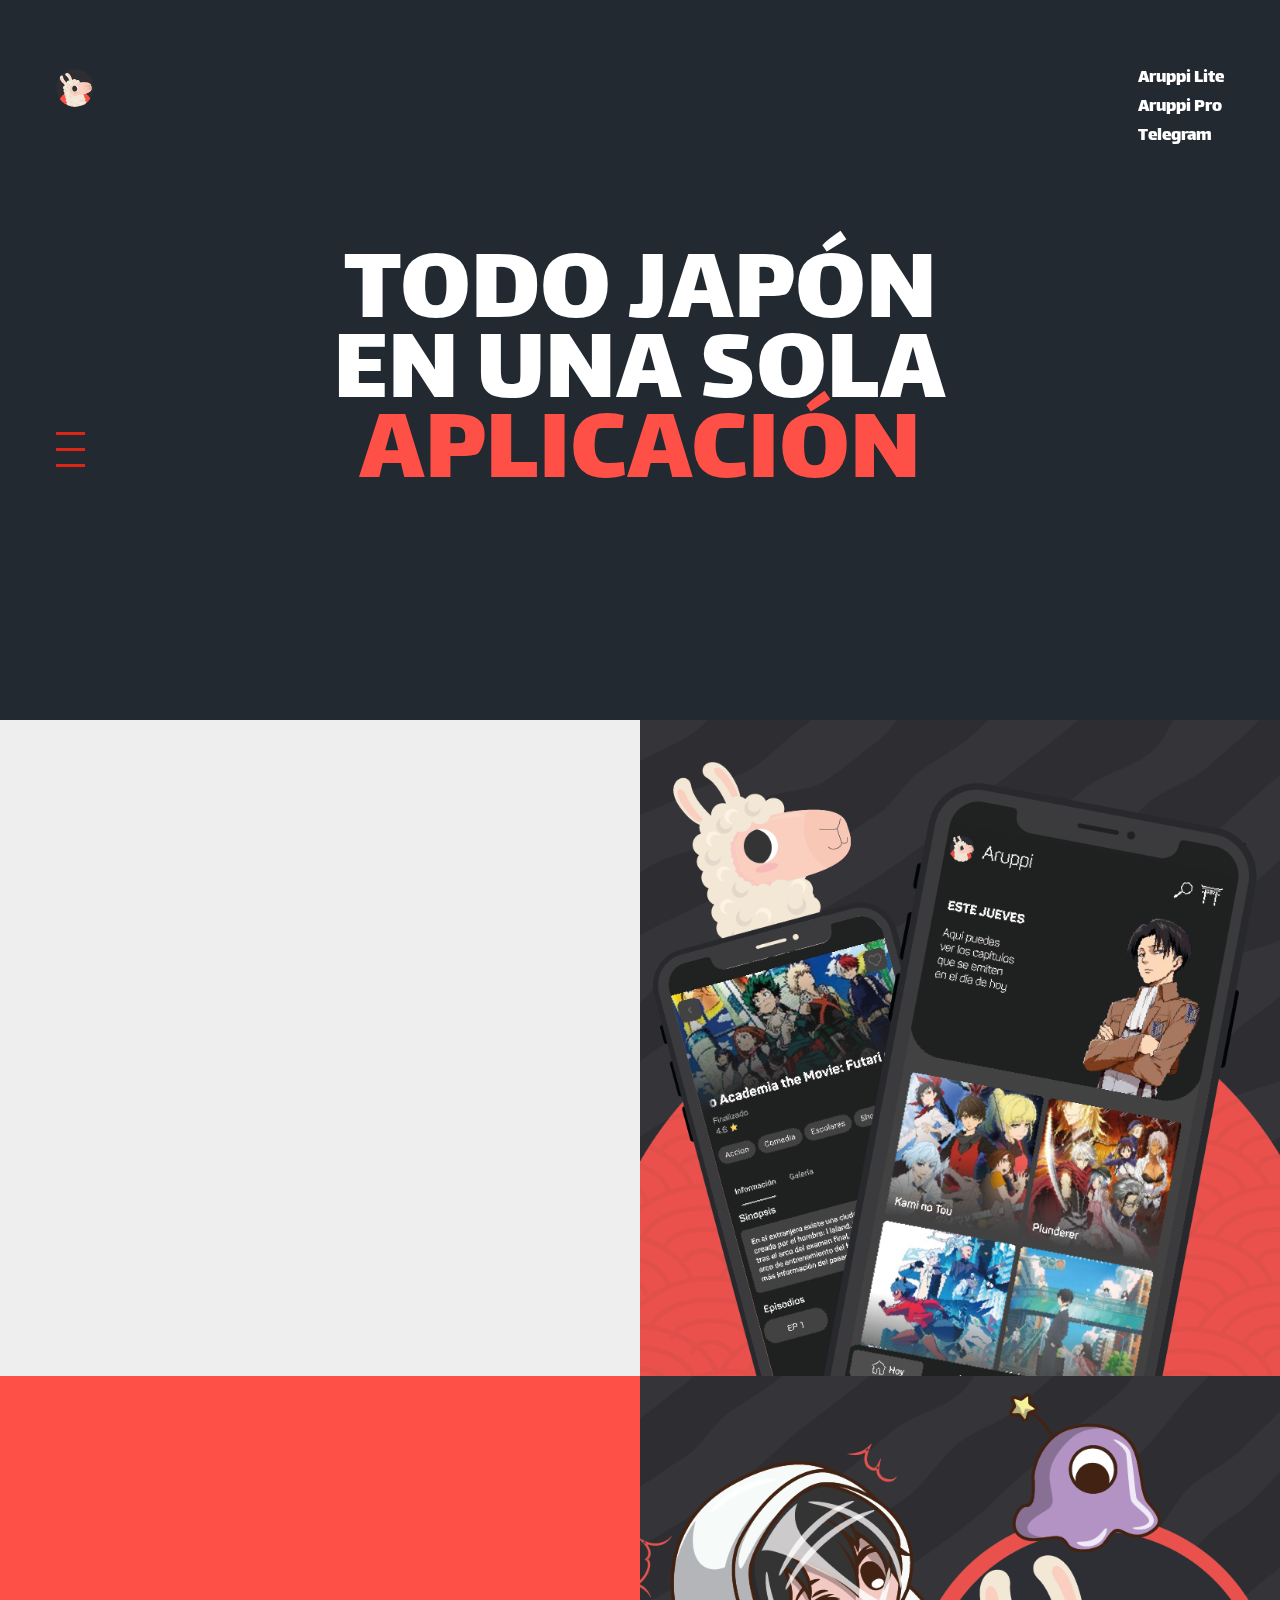
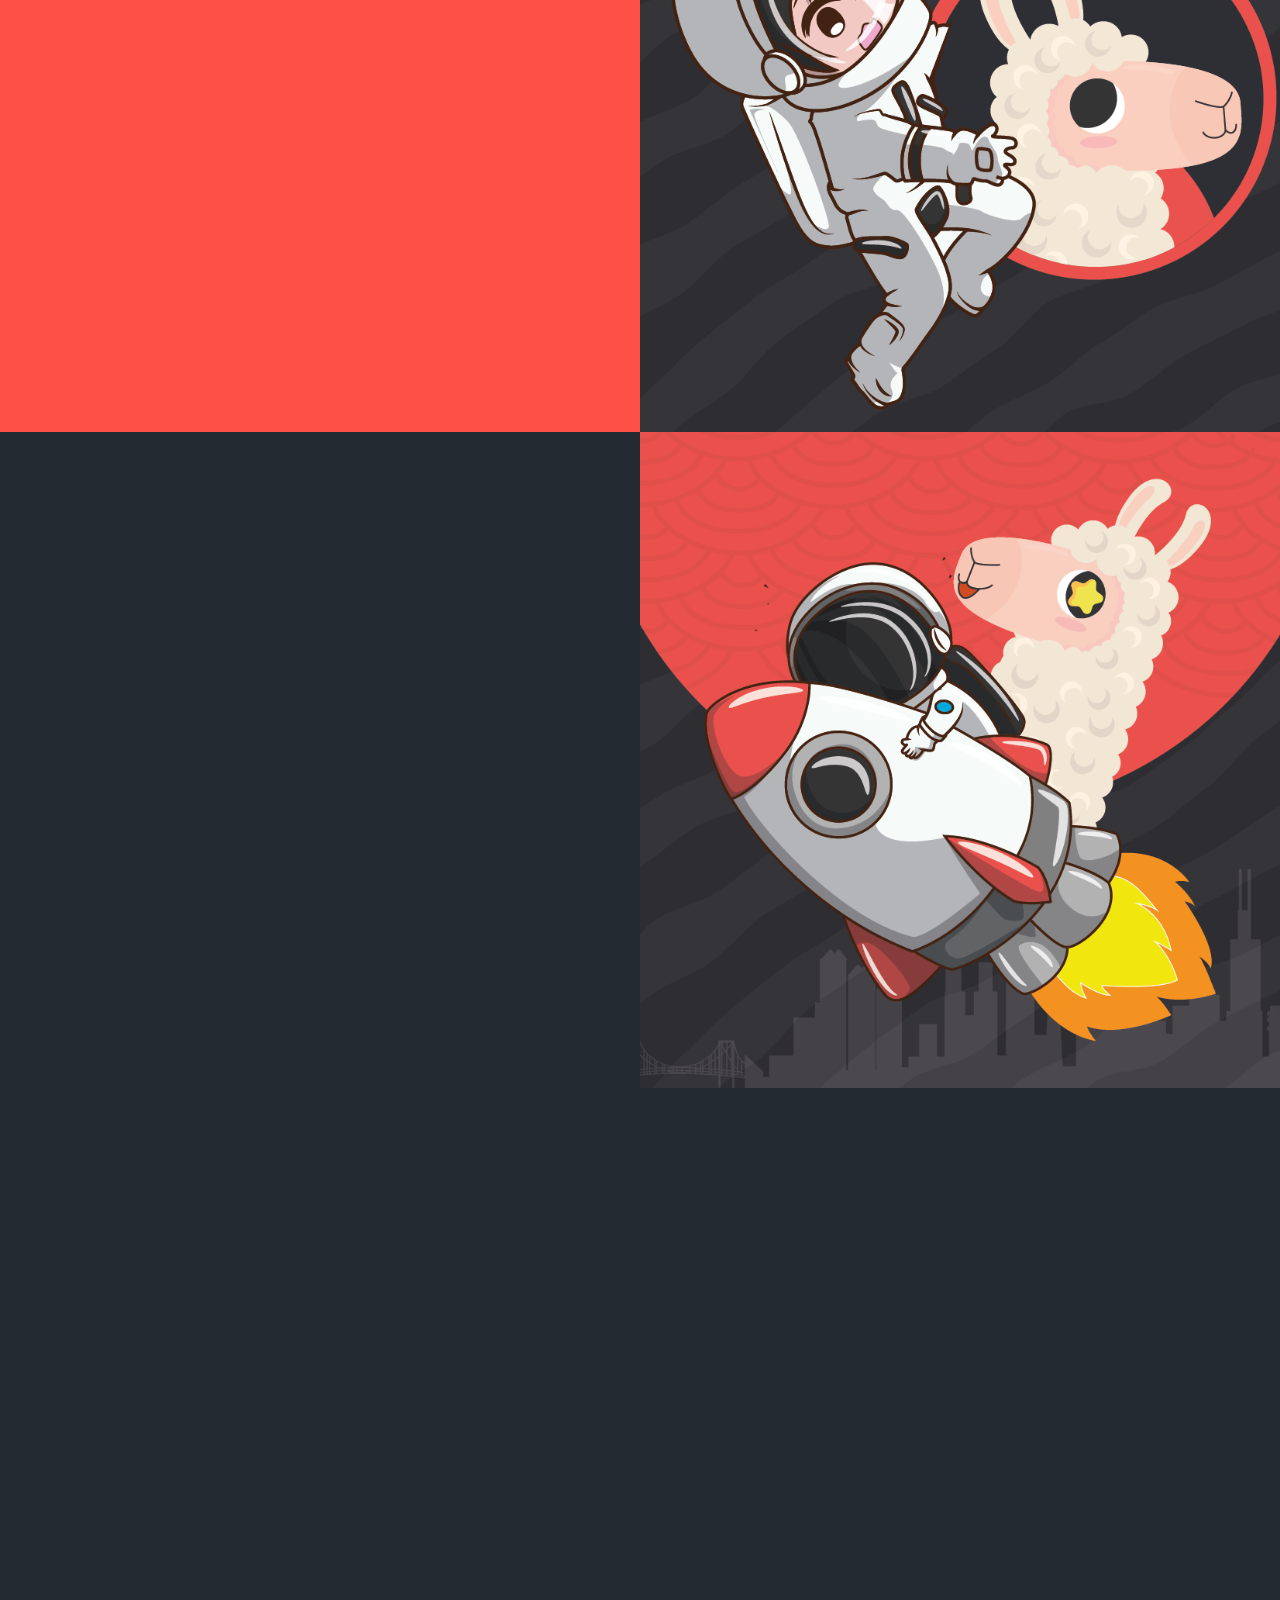
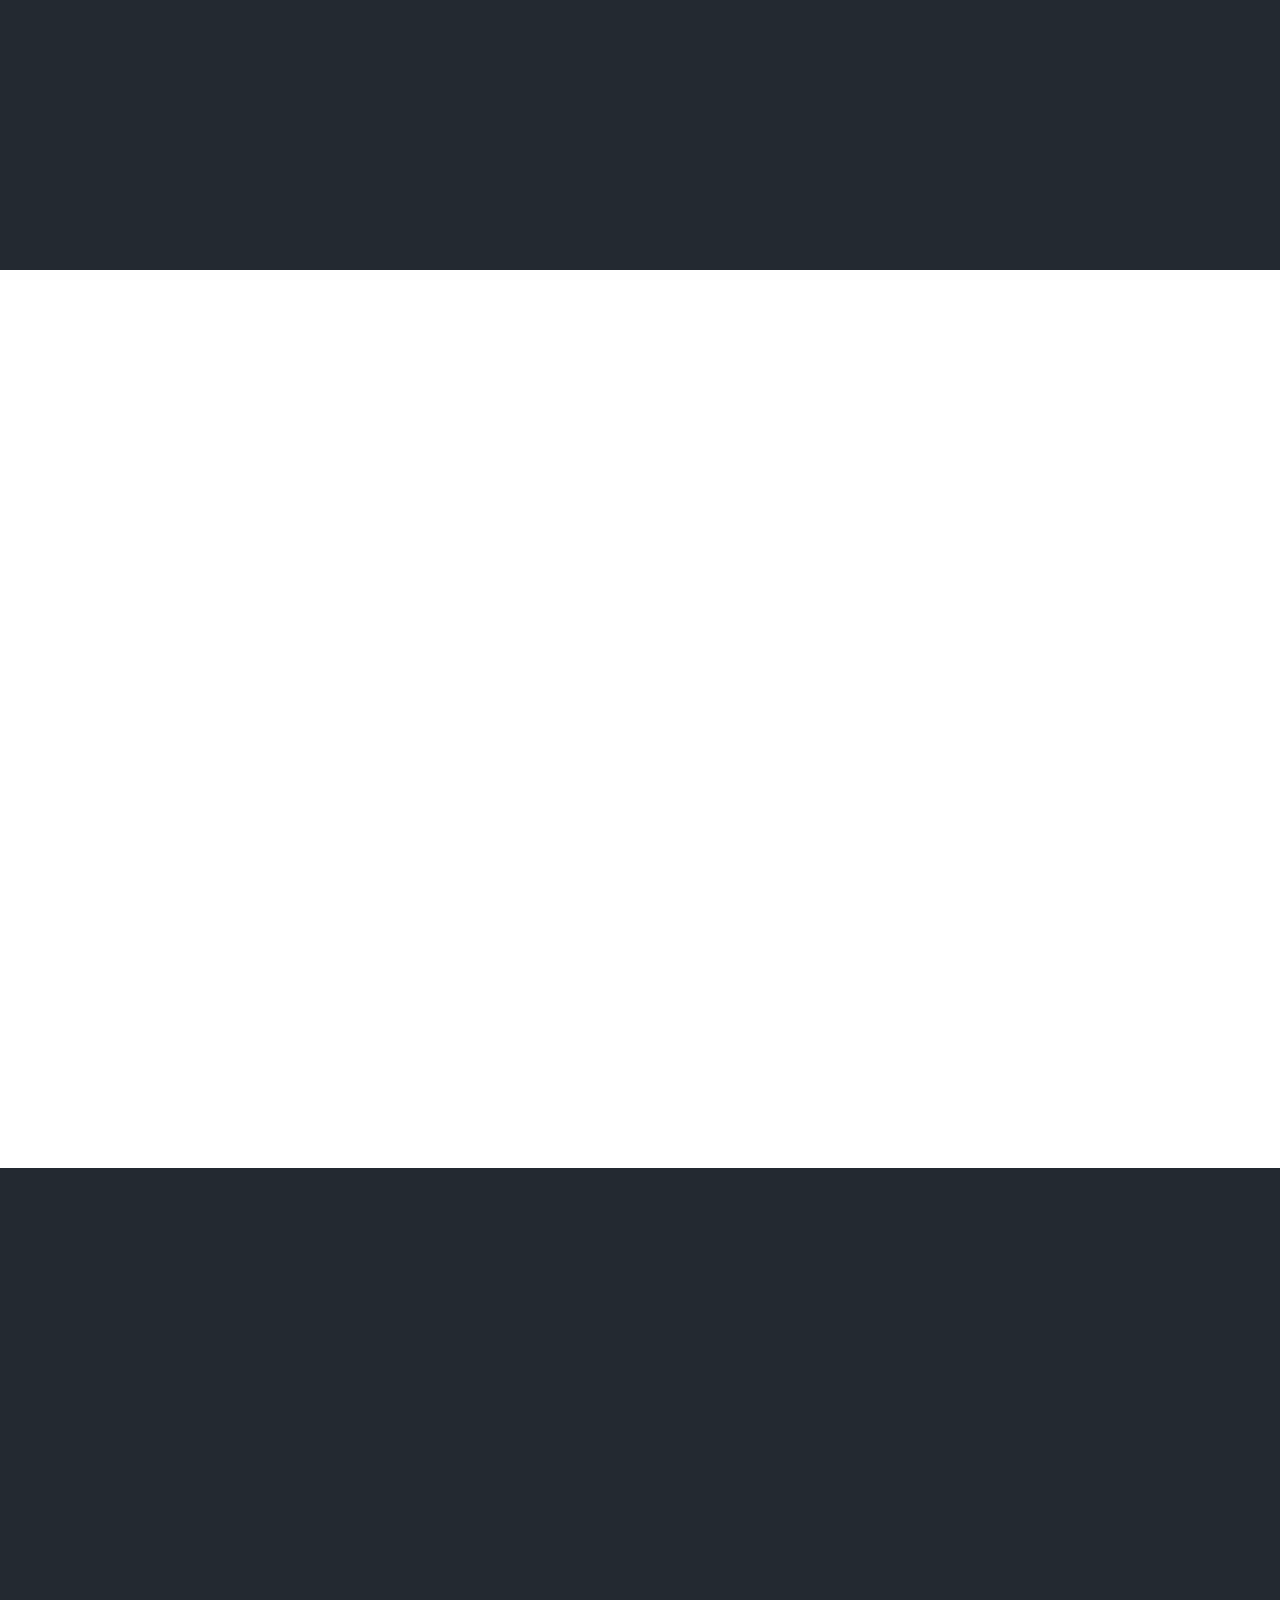
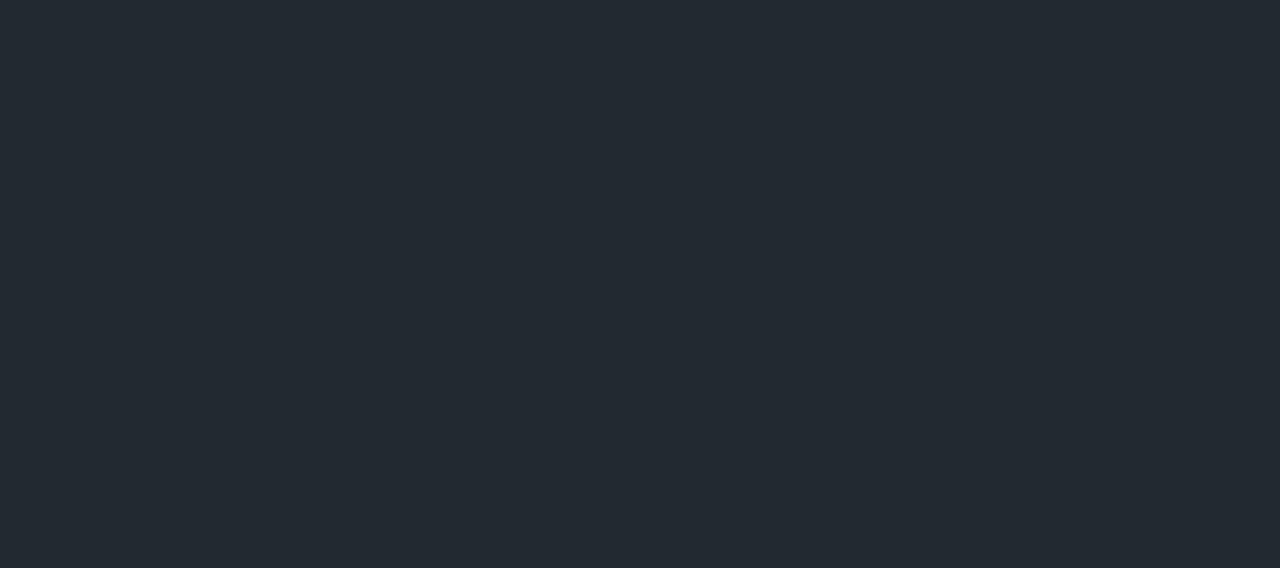
<file: index.html>
<!DOCTYPE html>
<html lang="es">
<head>
    <meta charset="UTF-8">
    <meta name="viewport" content="width=device-width, initial-scale=1.0">
    <title>Aruppi</title>
    <meta name="description" content="Aplicación creada con el fin de proporcionar toda la información de tus animes, mangas y novelas ligeras favoritas">
    <meta name="keywords" content="Anime, Manga, Japón, Anitakume, Android, Kotlin, App, Play Store, Otaku, Otakus, Mangakas, Radio, K-Pop, J-Pop, Podcast, Wallpapers, Wallpaper, Vídeos">

    <link rel="apple-touch-icon" sizes="57x57" href="favicon/apple-icon-57x57.png">
    <link rel="apple-touch-icon" sizes="60x60" href="favicon/apple-icon-60x60.png">
    <link rel="apple-touch-icon" sizes="72x72" href="favicon/apple-icon-72x72.png">
    <link rel="apple-touch-icon" sizes="76x76" href="favicon/apple-icon-76x76.png">
    <link rel="apple-touch-icon" sizes="114x114" href="favicon/apple-icon-114x114.png">
    <link rel="apple-touch-icon" sizes="120x120" href="favicon/apple-icon-120x120.png">
    <link rel="apple-touch-icon" sizes="144x144" href="favicon/apple-icon-144x144.png">
    <link rel="apple-touch-icon" sizes="152x152" href="favicon/apple-icon-152x152.png">
    <link rel="apple-touch-icon" sizes="180x180" href="favicon/apple-icon-180x180.png">
    <link rel="icon" type="image/png" sizes="192x192"  href="favicon/android-icon-192x192.png">
    <link rel="icon" type="image/png" sizes="32x32" href="favicon/favicon-32x32.png">
    <link rel="icon" type="image/png" sizes="96x96" href="favicon/favicon-96x96.png">
    <link rel="icon" type="image/png" sizes="16x16" href="favicon/favicon-16x16.png">
    <link rel="manifest" href="favicon/manifest.json">
    <meta name="msapplication-TileColor" content="#ffffff">
    <meta name="msapplication-TileImage" content="favicon/ms-icon-144x144.png">
    <meta name="theme-color" content="#ffffff">

    <link rel="stylesheet" type="text/css" href="css/bootstrap.min.css">
    <link rel="stylesheet" type="text/css" href="css/fontawesome-all.min.css">
    <link rel="stylesheet" type="text/css" href="css/style.css">
</head>
<body>
<div class="menu-toggle">
    <div class="icon"></div>
</div>
<div class="main-menu">
    <div class="contant-info">
        <div><a href="mailto:infoaruppi@gmail.com">infoaruppi@gmail.com</a></div>
    </div>
    <div class="menu-links">
        <ul>
            <li><a href="index.html">Inicio</a></li>
            <li><a href="about.html">Equipo</a></li>
            <li><a href="blog.html">Blog</a></li>
            <li><a href="contact.html">Escribe</a></li>
        </ul>
    </div>
    <div class="social-media">
      <div class="social-link-holder"><a href="https://play.google.com/store/apps/details?id=com.jeluchu.aruppi">Play Store</a></div>
      <div class="social-link-holder"><a href="https://appgallery7.huawei.com/#/app/C101896801">App Gallery</a></div>
    </div>
</div>
<nav class="container-fluid cnav">
    <div class="row">
        <div class="col">
            <div class="logo-holder">
                <a href="index.html"><img class="logo" src="images/logo.svg" alt="Aruppi"></a>
            </div>
        </div>
        <div class="col text-right">
            <div class="social-media">
                <div class="social-link-holder"><a href="https://aruppi.jeluchu.com/download#lite">Aruppi Lite</a></div>
                <div class="social-link-holder"><a href="https://aruppi.jeluchu.com/download#pro">Aruppi Pro</a></div>
                <div class="social-link-holder"><a href="https://t.me/AruppiApp">Telegram</a></div>
            </div>
        </div>
    </div>
</nav>
<header class="container-fluid header">
    <div class="mouse-scroll"></div>
    <div class="row">
        <div class="col">
            <div class="extra-lg-text">
                <span>Todo Japón</span><br>
                <span>en una sola</span><br>
                <span class="other-color">aplicación</span>
            </div>
        </div>
    </div>
</header>
<div class="container-fluid box-content">
    <div class="row">
        <div class="col-md-6">
            <div class="boxy c1-color">
                <div class="row">
                    <div class="col">
                        <h1 class="title">SECCIONES Y<br>FUNCIONES</h1>
                    </div>
                </div>
                <div class="row">
                    <div class="col-xs-12 col-sm-6 col-md-12 col-lg-5">
                        <div class="text">
                            <ul>
                                <li>Calendario semanal</li>
                                <li>Últimos episodios</li>
                                <li>Próximos estrenos</li>
                                <li>Últimas noticias</li>
                            </ul>
                        </div>
                    </div>
                    <div class="col-xs-12 col-sm-6 col-md-12 col-lg-7">
                        <div class="text">
                            <ul>
                                <li>Podcast</li>
                                <li>Radio</li>
                                <li>Rankings</li>
                                <li>Vídeos</li>
                            </ul>
                        </div>
                    </div>
                </div>
            </div>
        </div>
        <div class="col-md-6">
            <div class="boxy img-box">
                <div class="img"><img src="images/img1.png" alt=""></div>
                <div class="bottom-text">
                    <div class="link">VER MÁS DETALLES</div>
                    <div class="text">Acerca de las secciones</div>
                </div>
                <a href="sections.html" class="project-link-full"></a>
            </div>
        </div>
    </div>
</div>
<div class="container-fluid box-content">
    <div class="row">
        <div class="col-md-6">
            <div class="boxy primary-color">
                <div class="row">
                    <div class="col">
                        <h1 class="title">IDEA PRINCIPAL<br>Y ELABORACIÓN</h1>
                    </div>
                </div>
                <div class="row">
                    <div class="col-xs-12 col-sm-6 col-md-12 col-lg-5">
                        <div class="text">
                            <ul>
                                <li>Nacimiento</li>
                                <li>Orígenes</li>
                                <li>Diseños</li>
                                <li>Desarrollo</li>
                            </ul>
                        </div>
                    </div>
                    <div class="col-xs-12 col-sm-6 col-md-12 col-lg-7">
                        <div class="text">
                            <ul>
                                <li>Tecnologías usadas</li>
                                <li>Futuro</li>
                            </ul>
                        </div>
                    </div>
                </div>
            </div>
        </div>
        <div class="col-md-6">
            <div class="boxy img-box">
                <div class="img"><img src="images/img2.png" alt=""></div>
                <div class="bottom-text">
                    <div class="link">VER MÁS DETALLES</div>
                    <div class="text">Conoce más acerca de Aruppi</div>
                </div>
                <a href="aruppi.html" class="project-link-full"></a>
            </div>
        </div>
    </div>
</div>
<div class="container-fluid box-content">
    <div class="row">
        <div class="col-md-6">
            <div class="boxy default-color">
                <div class="row">
                    <div class="col">
                        <h1 class="title">Aruppi<br>Powers</h1>
                    </div>
                </div>
                <div class="row">
                    <div class="col-12">
                        <div class="text">
                            <ul>
                                <li>API REST</li>
                                <li>APP MÓVIL</li>
                                <li>SOPORTE TÉCNICO</li>
                                <li>BETATESTING</li>
                            </ul>
                        </div>
                    </div>
                </div>
            </div>
        </div>
        <div class="col-md-6">
            <div class="boxy img-box">
                <div class="img"><img src="images/img3.png" alt=""></div>
                <div class="bottom-text">
                    <div class="link">VER MÁS DETALLES</div>
                    <div class="text">¡Potencia tus poderes!</div>
                </div>
                <a href="aruppipowers.html" class="project-link-full"></a>
            </div>
        </div>
    </div>
</div>
<div class="container-fluid default-content">
    <div class="row">
        <div class="col">
            <div class="lg-text">
                <span>Tuu tuu ruuu</span><br>
                <span>Aruppiriin</span><br>
                <span class="other-color">API REST</span></div>
            <div class="normal-text">
                <p>
                  Hemos comenzado a levantarnos poco a poco desde el lanzamiento de la aplicación,<br>
                  y con ello hemos lanzado diversas mejoras a lo largo del camino.<br>
                  Si eres desarrollador te invitamos a colaborar en esas mejoras
                </p>
            </div>
            <div class="btn-holder">
                <a href="https://github.com/aruppi/aruppi-api" class="cr-btn primary">VER EN GITHUB</a>
            </div>
        </div>
    </div>
</div>
<div class="container-fluid clients-section">
    <div class="row">
        <div class="col">
            <div class="lg-text">
                <span>APOYAMOS</span><br>
                <span>EL ANIME LEGAL</span>
              </div>
              <div class="normal-text">
                  <p>
                      Nuestro objetivo es dar a conocer toda la cultura nipona en una sola aplicación,<br>
                      sabemos el duro trabajo que hacen las distribuidoras y editoriales en estos tiempos,<br>
                      es por eso que queremos desarrollar un nuevo apartado en la app para apoyarlos y que<br>
                      además podáis acceder a sus tiendas on-line para consumir sus productos, fomentar<br>
                      y apoyar ese trabajo que hacen día a día
                  </p>
              </div>
            <div class="clients-logos">
                <div class="logo-holder"><a href="https://www.selecta-vision.com/" target="_blank"><img src="images/client1.png" alt="Selecta Visión"></a></div>
                <div class="logo-holder"><a href="https://www.normaeditorial.com/" target="_blank"><img src="images/client2.png" alt="Norma Editorial"></a></div>
                <div class="logo-holder"><a href="http://www.editorialivrea.com/ESP/" target="_blank"><img src="images/client3.png" alt="Editorial Livrea"></a></div>
                <div class="logo-holder"><a href="https://www.ecccomics.com/" target="_blank"><img src="images/client4.png" alt="ECC Cómics"></a></div>
                <div class="logo-holder"><a href="https://www.milkywayediciones.com/" target="_blank"><img src="images/client5.png" alt="Milky Way Ediciones"></a></div>
                <div class="logo-holder"><a href="https://www.netflix.com/" target="_blank"><img src="images/client6.png" alt="Netflix"></a></div>
                <div class="logo-holder"><a href="https://www.crunchyroll.com/es-es" target="_blank"><img src="images/client7.png" alt="Crunchyroll"></a></div>
                <div class="logo-holder"><a href="https://www.planetadelibros.com/editorial/planeta-comic/54" target="_blank"><img src="images/client8.png" alt="Planeta Cómic"></a></div>
            </div>
        </div>
    </div>
</div>
<footer class="container-fluid footer">
    <div class="row">
        <div class="col">
            <div class="lg-text">
                <span>Errores, problemas y</span><br>
                <span>sugerencias</span>
            </div>
            <div class="normal-text">
                <p>No esperes más, contacta con nosotros<br>escucharemos los problemas relacionados con la app<br>además de escuchar las sugerencias para mejorar</p>
            </div>
        </div>
    </div>
    <div class="row">
        <div class="col">
            <div class="contact-info-holder">
                <div class="title">MÉTODOS DE CONTACTO</div>
                <div class="contact-info">OFICIALES</div>
            </div>
        </div>
        <div class="col">
            <div class="contact-info-holder">
                <div class="title">E-mail</div>
                <div class="contact-info"><a href="mailto:infoaruppi@gmail.com">infoaruppi@gmail.com</a></div>
                <div class="social-media">
                  <div class="social-link-holder"><a href="https://play.google.com/store/apps/details?id=com.jeluchu.aruppi">Play Store</a></div>
                  <div class="social-link-holder"><a href="https://appgallery7.huawei.com/#/app/C101896801">App Gallery</a></div>
                  <div class="social-link-holder"><a href="https://t.me/AruppiApp">Telegram</a></div>
                </div>
            </div>
        </div>
    </div>
</footer>
<script src="js/jquery.min.js"></script>
<script src="js/popper.min.js"></script>
<script src="js/bootstrap.min.js"></script>
<script src="js/anime.min.js"></script>
<script src="js/scrollreveal.min.js"></script>
<script src="js/main.js"></script>
</body>
</html>
</file>
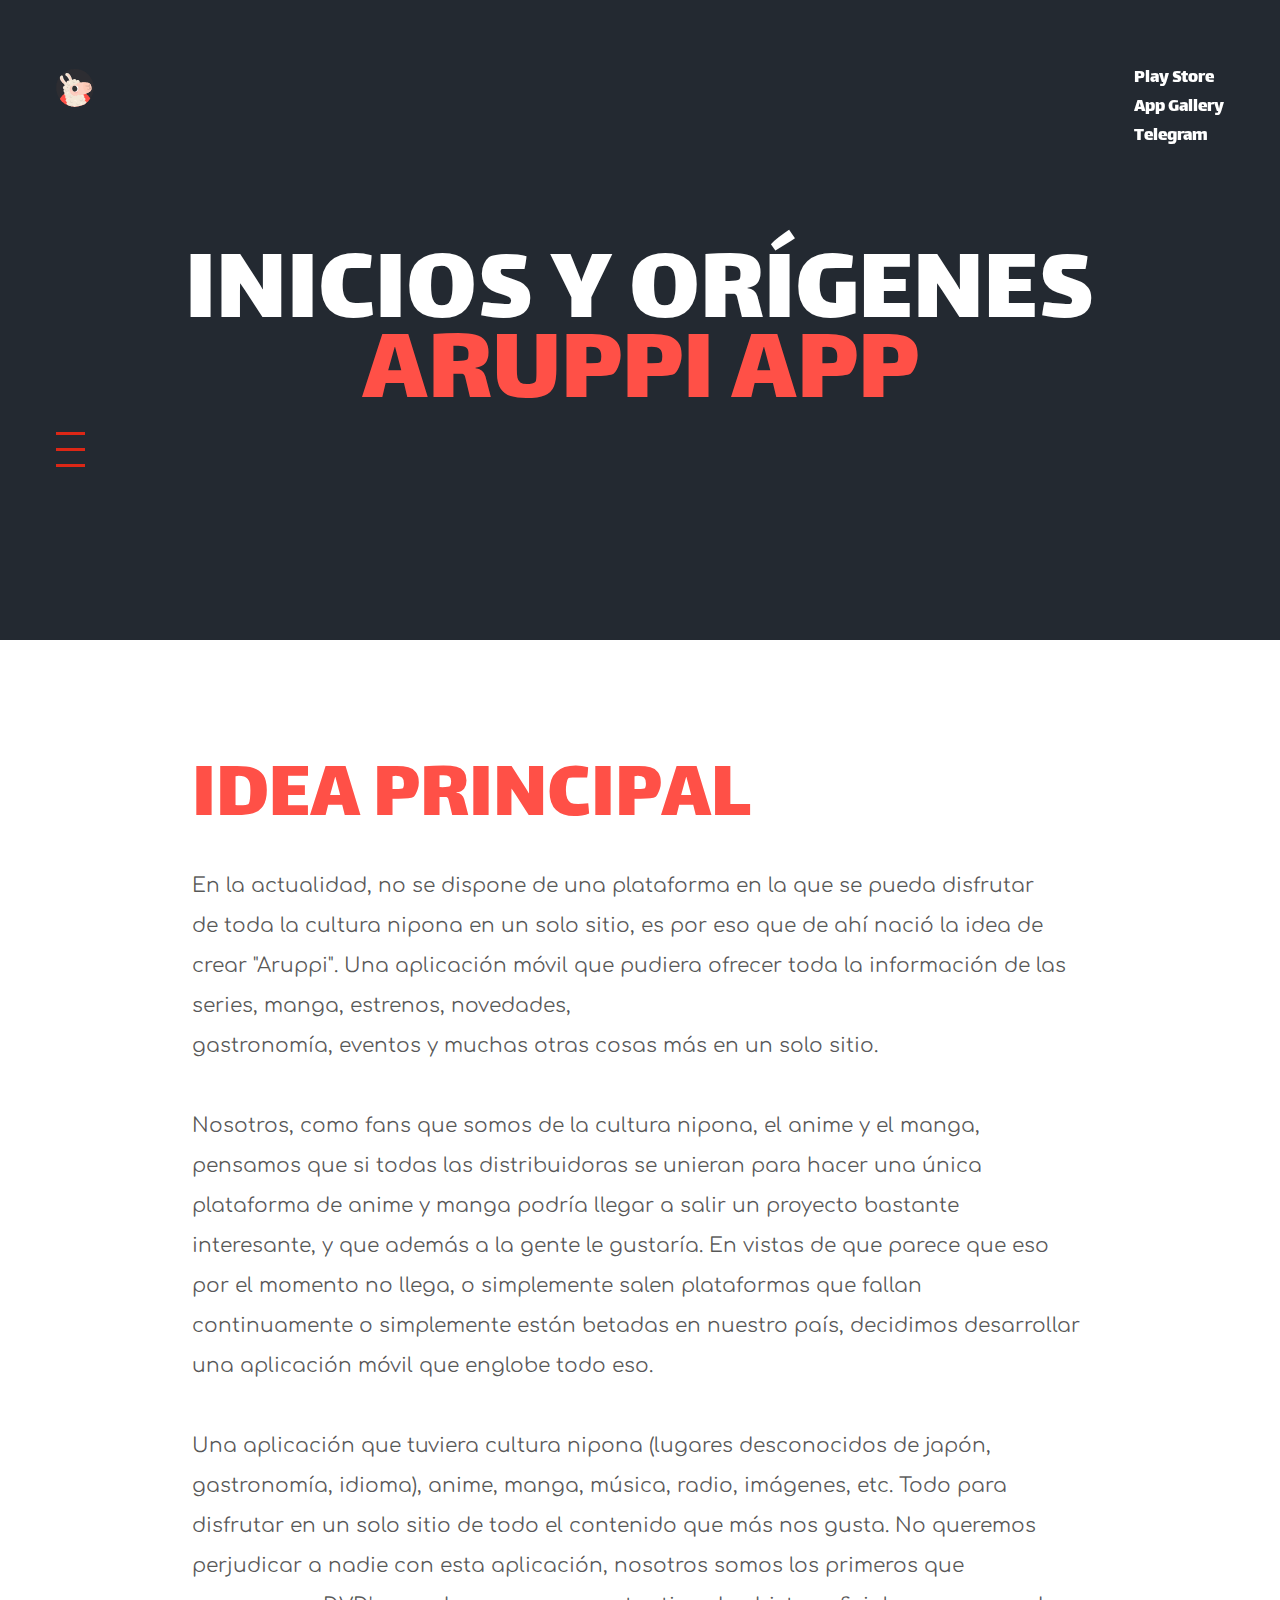
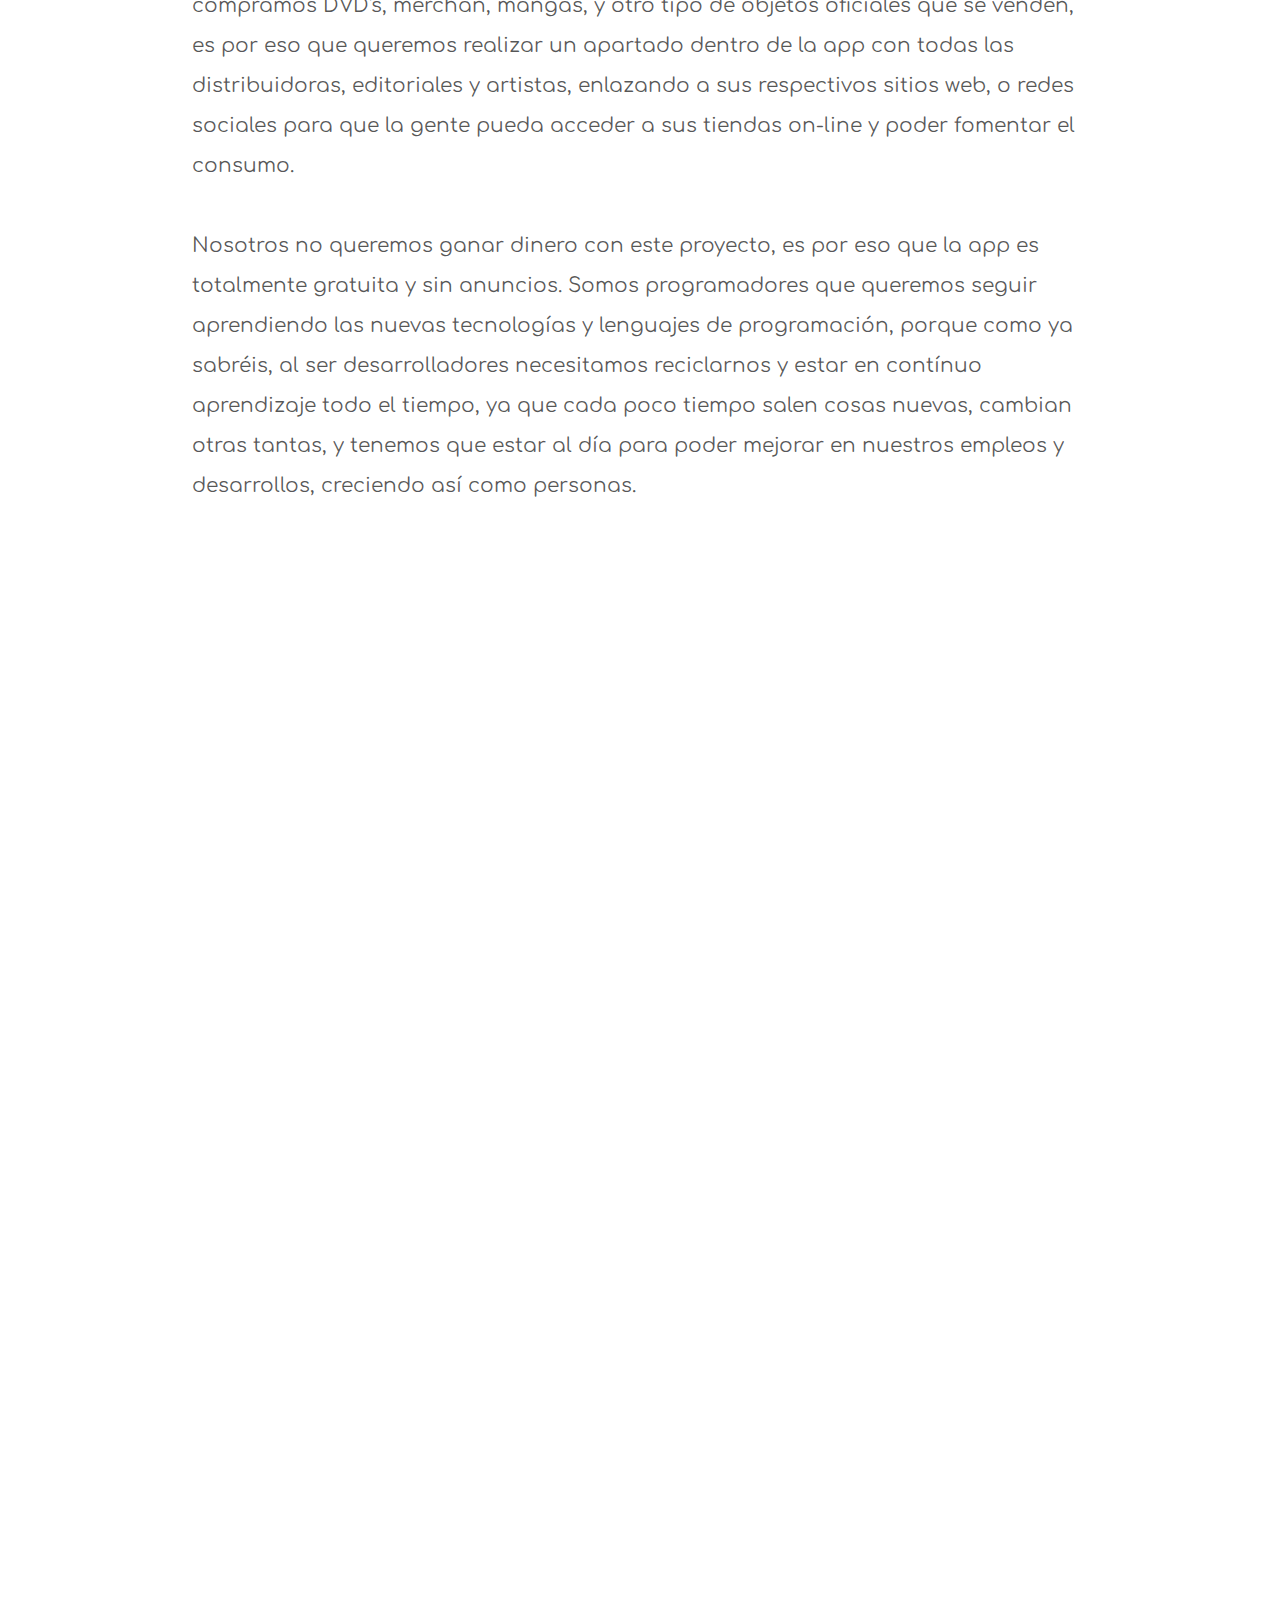
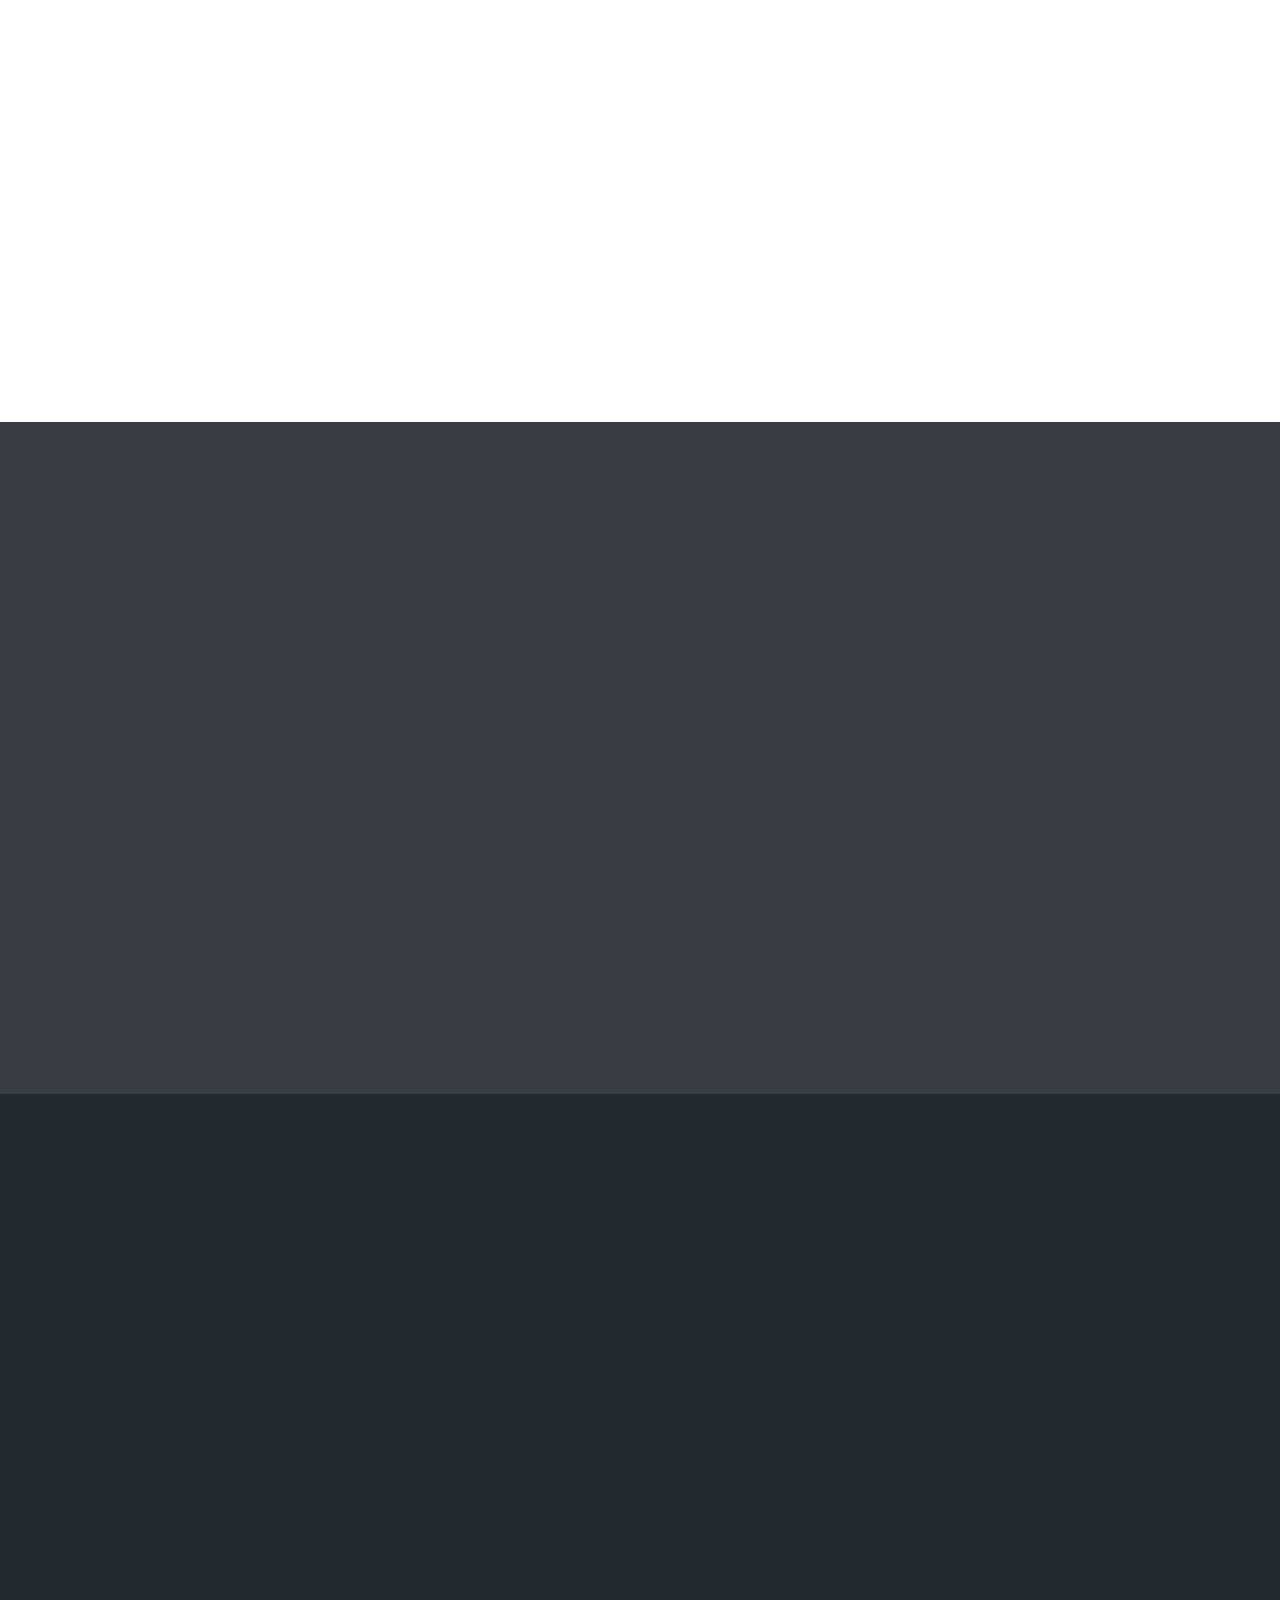
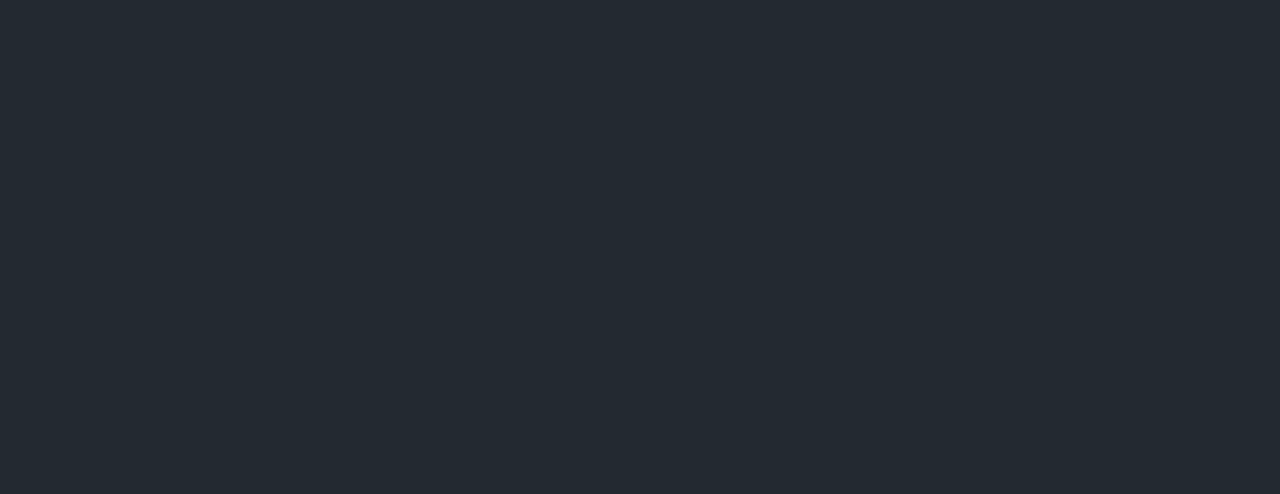
<file: aruppi.html>
<!DOCTYPE html>
<html lang="es">
<head>
    <meta charset="UTF-8">
    <meta name="viewport" content="width=device-width, initial-scale=1.0">
    <title>Aruppi</title>
    <meta name="description" content="Aplicación creada con el fin de proporcionar toda la información de tus animes, mangas y novelas ligeras favoritas">
    <meta name="keywords" content="Anime, Manga, Japón, Anitakume, Android, Kotlin, App, Play Store, Otaku, Otakus, Mangakas, Radio, K-Pop, J-Pop, Podcast, Wallpapers, Wallpaper, Vídeos">

    <link rel="apple-touch-icon" sizes="57x57" href="favicon/apple-icon-57x57.png">
    <link rel="apple-touch-icon" sizes="60x60" href="favicon/apple-icon-60x60.png">
    <link rel="apple-touch-icon" sizes="72x72" href="favicon/apple-icon-72x72.png">
    <link rel="apple-touch-icon" sizes="76x76" href="favicon/apple-icon-76x76.png">
    <link rel="apple-touch-icon" sizes="114x114" href="favicon/apple-icon-114x114.png">
    <link rel="apple-touch-icon" sizes="120x120" href="favicon/apple-icon-120x120.png">
    <link rel="apple-touch-icon" sizes="144x144" href="favicon/apple-icon-144x144.png">
    <link rel="apple-touch-icon" sizes="152x152" href="favicon/apple-icon-152x152.png">
    <link rel="apple-touch-icon" sizes="180x180" href="favicon/apple-icon-180x180.png">
    <link rel="icon" type="image/png" sizes="192x192"  href="favicon/android-icon-192x192.png">
    <link rel="icon" type="image/png" sizes="32x32" href="favicon/favicon-32x32.png">
    <link rel="icon" type="image/png" sizes="96x96" href="favicon/favicon-96x96.png">
    <link rel="icon" type="image/png" sizes="16x16" href="favicon/favicon-16x16.png">
    <link rel="manifest" href="favicon/manifest.json">
    <meta name="msapplication-TileColor" content="#ffffff">
    <meta name="msapplication-TileImage" content="favicon/ms-icon-144x144.png">
    <meta name="theme-color" content="#ffffff">

    <link rel="stylesheet" type="text/css" href="css/bootstrap.min.css">
    <link rel="stylesheet" type="text/css" href="css/fontawesome-all.min.css">
    <link rel="stylesheet" type="text/css" href="css/style.css">
</head>
<body>
<div class="menu-toggle">
    <div class="icon"></div>
</div>
<div class="main-menu">
    <div class="contant-info">
        <div><a href="mailto:infoaruppi@gmail.com">infoaruppi@gmail.com</a></div>
    </div>
    <div class="menu-links">
        <ul>
            <li><a href="index.html">Inicio</a></li>
            <li><a href="about.html">Equipo</a></li>
            <li><a href="blog.html">Blog</a></li>
            <li><a href="contact.html">Escribe</a></li>
        </ul>
    </div>
    <div class="social-media">
      <div class="social-link-holder"><a href="https://play.google.com/store/apps/details?id=com.jeluchu.aruppi">Play Store</a></div>
      <div class="social-link-holder"><a href="https://appgallery7.huawei.com/#/app/C101896801">App Gallery</a></div>
      <div class="social-link-holder"><a href="https://t.me/AruppiApp">Telegram</a></div>
    </div>
</div>
<nav class="container-fluid cnav">
    <div class="row">
        <div class="col">
            <div class="logo-holder">
                <a href="index.html"><img class="logo" src="images/logo.svg" alt="Aruppi"></a>
            </div>
        </div>
        <div class="col text-right">
            <div class="social-media">
                <div class="social-link-holder"><a href="https://play.google.com/store/apps/details?id=com.jeluchu.aruppi">Play Store</a></div>
                <div class="social-link-holder"><a href="https://appgallery7.huawei.com/#/app/C101896801">App Gallery</a></div>
                <div class="social-link-holder"><a href="https://t.me/AruppiApp">Telegram</a></div>
            </div>
        </div>
    </div>
</nav>
<header class="container-fluid header">
    <div class="row">
        <div class="col">
            <div class="extra-lg-text">
                <span>INICIOS Y ORÍGENES</span><br>
                <span class="other-color">ARUPPI</span>
                <span class="other-color">APP</span>
            </div>
        </div>
    </div>
</header>
<div class="container-fluid process-section">
    <div class="row">
        <div class="col">
            <div class="lg-text"><span class="other-color">Idea principal</span></div>
            <div class="normal-text">
                <p>
                  En la actualidad, no se dispone de una plataforma en la que se pueda disfrutar<br>de toda la cultura nipona en un solo sitio, es por eso que de ahí nació la idea de crear "Aruppi".
                  Una aplicación móvil que pudiera ofrecer toda la información de las series, manga, estrenos, novedades,<br>gastronomía, eventos y muchas otras cosas más en un solo sitio.<br><br>
                  Nosotros, como fans que somos de la cultura nipona, el anime y el manga, pensamos que si todas las distribuidoras se unieran para hacer una única plataforma de anime y manga
                  podría llegar a salir un proyecto bastante interesante, y que además a la gente le gustaría. En vistas de que parece que eso por el momento no llega, o simplemente salen plataformas
                  que fallan continuamente o simplemente están betadas en nuestro país, decidimos desarrollar una aplicación móvil que englobe todo eso.<br><br>
                  Una aplicación que tuviera cultura nipona (lugares desconocidos de japón, gastronomía, idioma), anime, manga, música, radio, imágenes, etc. Todo para disfrutar en un solo sitio
                  de todo el contenido que más nos gusta. No queremos perjudicar a nadie con esta aplicación, nosotros somos los primeros que compramos DVD's, merchan, mangas, y otro tipo de objetos
                  oficiales que se venden, es por eso que queremos realizar un apartado dentro de la app con todas las distribuidoras, editoriales y artistas, enlazando a sus respectivos sitios web,
                  o redes sociales para que la gente pueda acceder a sus tiendas on-line y poder fomentar el consumo.<br><br>
                  Nosotros no queremos ganar dinero con este proyecto, es por eso que la app es totalmente gratuita y sin anuncios. Somos programadores que queremos seguir aprendiendo las nuevas
                  tecnologías y lenguajes de programación, porque como ya sabréis, al ser desarrolladores necesitamos reciclarnos y estar en contínuo aprendizaje todo el tiempo, ya que cada poco tiempo
                  salen cosas nuevas, cambian otras tantas, y tenemos que estar al día para poder mejorar en nuestros empleos y desarrollos, creciendo así como personas.
                </p>
            </div>
        </div>
    </div>
    <div class="row">
        <div class="col-md-4">
            <div class="text-box">
                <div class="title">Kotlin</div>
                <p>
                  Es el lenguaje oficial y nativo que hemos usado para el desarrollo de la aplicación.
                  Tal vez en un futuro podríamos plantearnos en usar una mezcla entre Kotlin y Flutter,
                  pero por el momento este es el lenguaje de programación usado en Android Studio.
                </p>
            </div>
        </div>
        <div class="col-md-4">
            <div class="text-box">
                <div class="title">Firebase</div>
                <p>
                  Con Firebase obtenemos los logs de los errores cuándo la aplicación se cierra de forma
                  inesperada, o en caso de haber cualquier error dentro de la app, se nos reporta con este
                  servicio. Además de otras utilidades como el servicio de notificaciones push.
                </p>
            </div>
        </div>
        <div class="col-md-4">
            <div class="text-box">
                <div class="title">Arquitectura</div>
                <p>
                  La aplicación tiene una arquitectura de Android muy conocida en la actualidad, y es
                  la MVVM, desarrollamos las nuevas características como features además de usar extensiones
                  que nos faciliten el desarrollo de la aplicación, además de usar coroutines.
                </p>
            </div>
        </div>
    </div>
    <div class="row">
        <div class="col-md-4">
            <div class="text-box">
                <div class="title">Diseño</div>
                <p>
                  La aplicación está pensada para ser atractiva y diferente al resto de
                  plataformas que simplemente contienen anuncios molestos. Como bien comentamos esta app está
                  pensada por y para los fans, y sabemos las carencias que tienen dichas plataformas.
                </p>
            </div>
        </div>
        <div class="col-md-4">
            <div class="text-box">
                <div class="title">Fans</div>
                <p>
                  Vosotros tenéis un gran papel en esta aplicación, odéis sugerir mejoras, nuevas características,
                  entre otras muchas más cosas. Para eso hemos creado el soporte técnico de la app
                  (además de para ayudar con los problemas que surjan).
                </p>
            </div>
        </div>
        <div class="col-md-4">
            <div class="text-box">
                <div class="title">Datos</div>
                <p>
                  Obtenemos los datos de la app de <a href="https://animeflv.net/">AnimeFlv, </a><a href="https://jikan.moe/">Jikan API, </a>
                  <a href="https://www.crunchyroll.com/es-es">Crunchyroll, </a><a href="https://somoskudasai.com/">SomosKudasai, </a><a href="https://elpalomitron.com/category/animemanga/">Palomitron</a>
                   y <a href="https://ramenparados.com/">Ramen para Dos.</a> No tenemos alojado ninguno de los datos en nuestros servidores, ni tampoco alojamos contenido. Algunos son proyectos Open Source.
                </p>
            </div>
        </div>
    </div>
</div>
<div class="container-fluid other-content">
    <div class="row">
        <div class="col">
            <div class="lg-text">Novedades sobre<br>el desarrollo</div>
            <div class="normal-text">
                <p>
                  Entérate antes que nadie de las novedades y futuras características de la app<br>
                  además de poder participar en las posibles encuestas de nuevas funciones<br>
                  o incluso proponer mejoras de la app
                </p>
            </div>
            <div class="btn-holder">
                <a href="https://t.me/AruppiApp" class="cr-btn ex-padding">Canal de Telegram</a>
            </div>
        </div>
    </div>
</div>
<footer class="container-fluid footer">
    <div class="row">
        <div class="col">
            <div class="lg-text">
                <span>Errores, problemas y</span><br>
                <span>sugerencias</span>
            </div>
            <div class="normal-text">
                <p>No esperes más, contacta con nosotros<br>escucharemos los problemas relacionados con la app<br>además de escuchar las sugerencias para mejorar</p>
            </div>
        </div>
    </div>
    <div class="row">
        <div class="col">
            <div class="contact-info-holder">
                <div class="title">MÉTODOS DE CONTACTO</div>
                <div class="contact-info">OFICIALES</div>
            </div>
        </div>
        <div class="col">
            <div class="contact-info-holder">
                <div class="title">E-mail</div>
                <div class="contact-info"><a href="mailto:infoaruppi@gmail.com">infoaruppi@gmail.com</a></div>
                <div class="social-media">
                  <div class="social-link-holder"><a href="https://play.google.com/store/apps/details?id=com.jeluchu.aruppi">Play Store</a></div>
                  <div class="social-link-holder"><a href="https://appgallery7.huawei.com/#/app/C101896801">App Gallery</a></div>
                  <div class="social-link-holder"><a href="https://t.me/AruppiApp">Telegram</a></div>
                </div>
            </div>
        </div>
    </div>
</footer>
<script src="js/jquery.min.js"></script>
<script src="js/popper.min.js"></script>
<script src="js/bootstrap.min.js"></script>
<script src="js/anime.min.js"></script>
<script src="js/scrollreveal.min.js"></script>
<script src="js/main.js"></script>
</body>
</html>
</file>
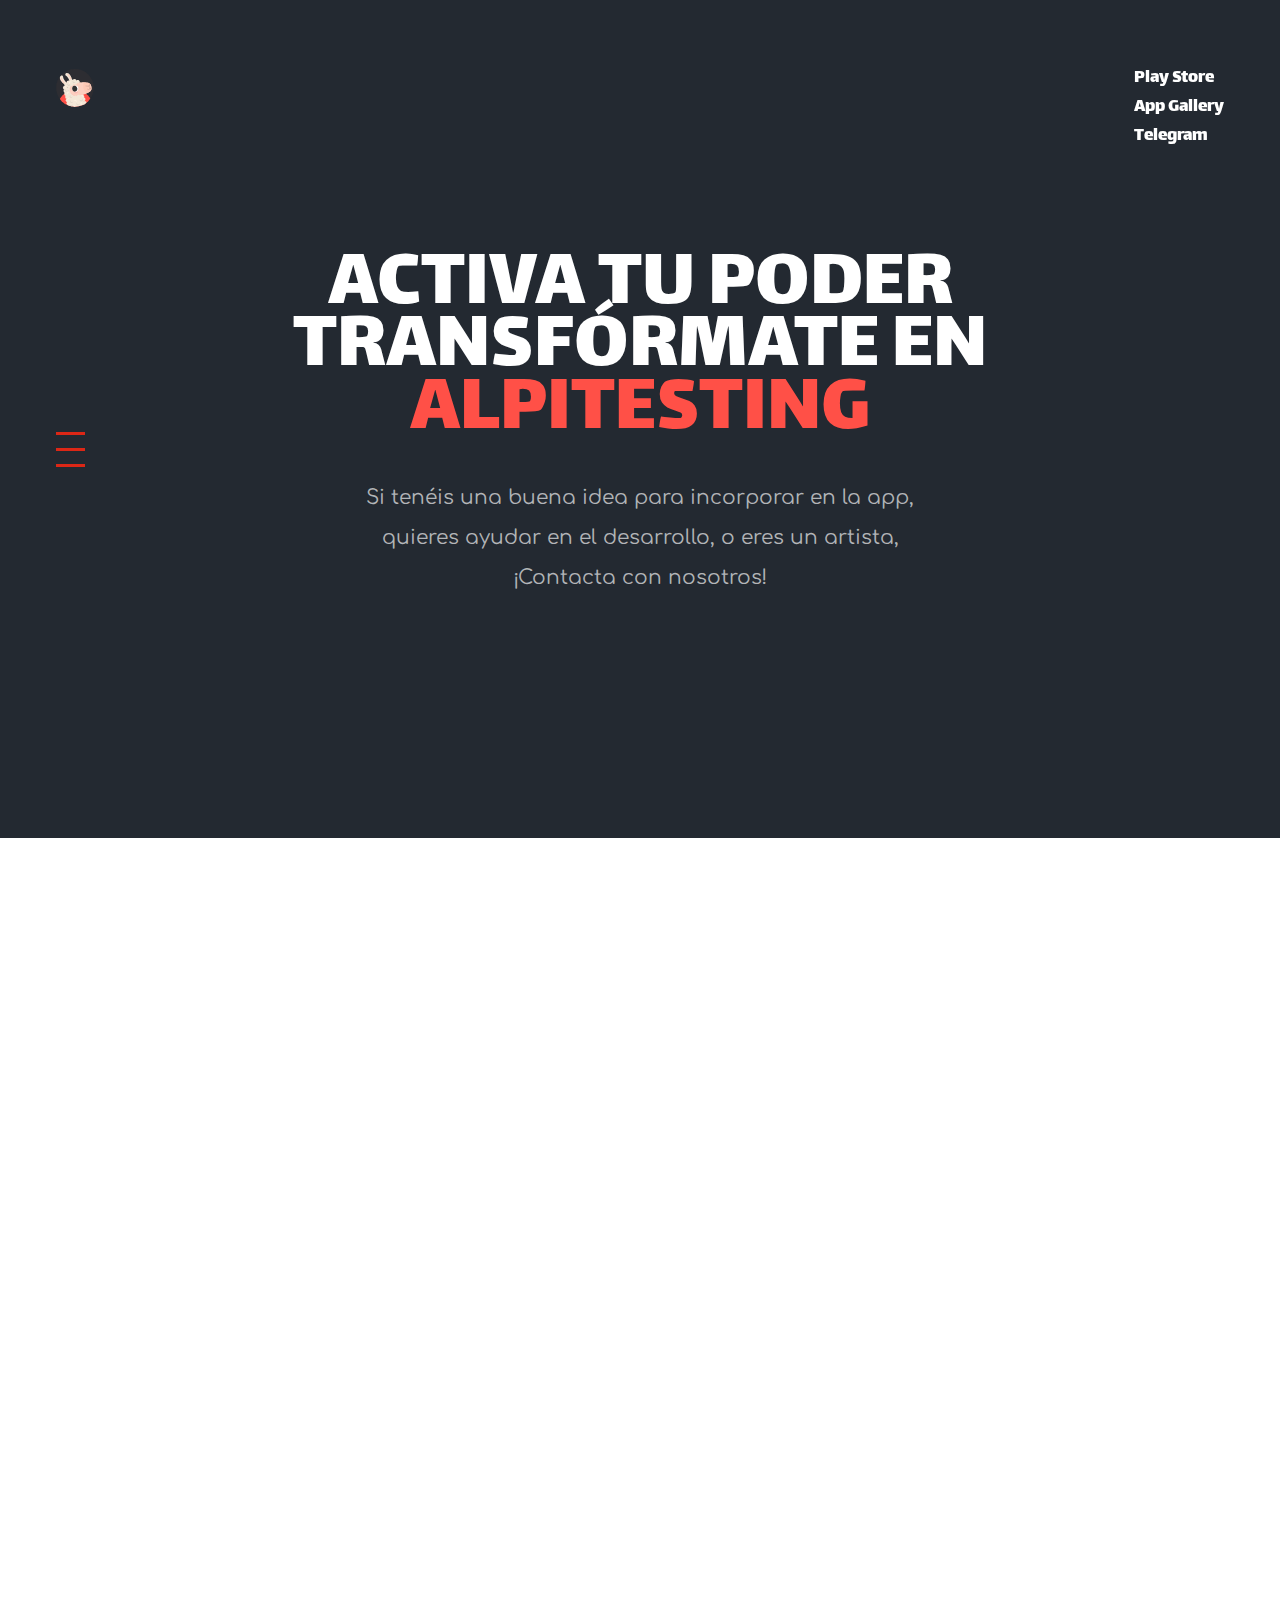
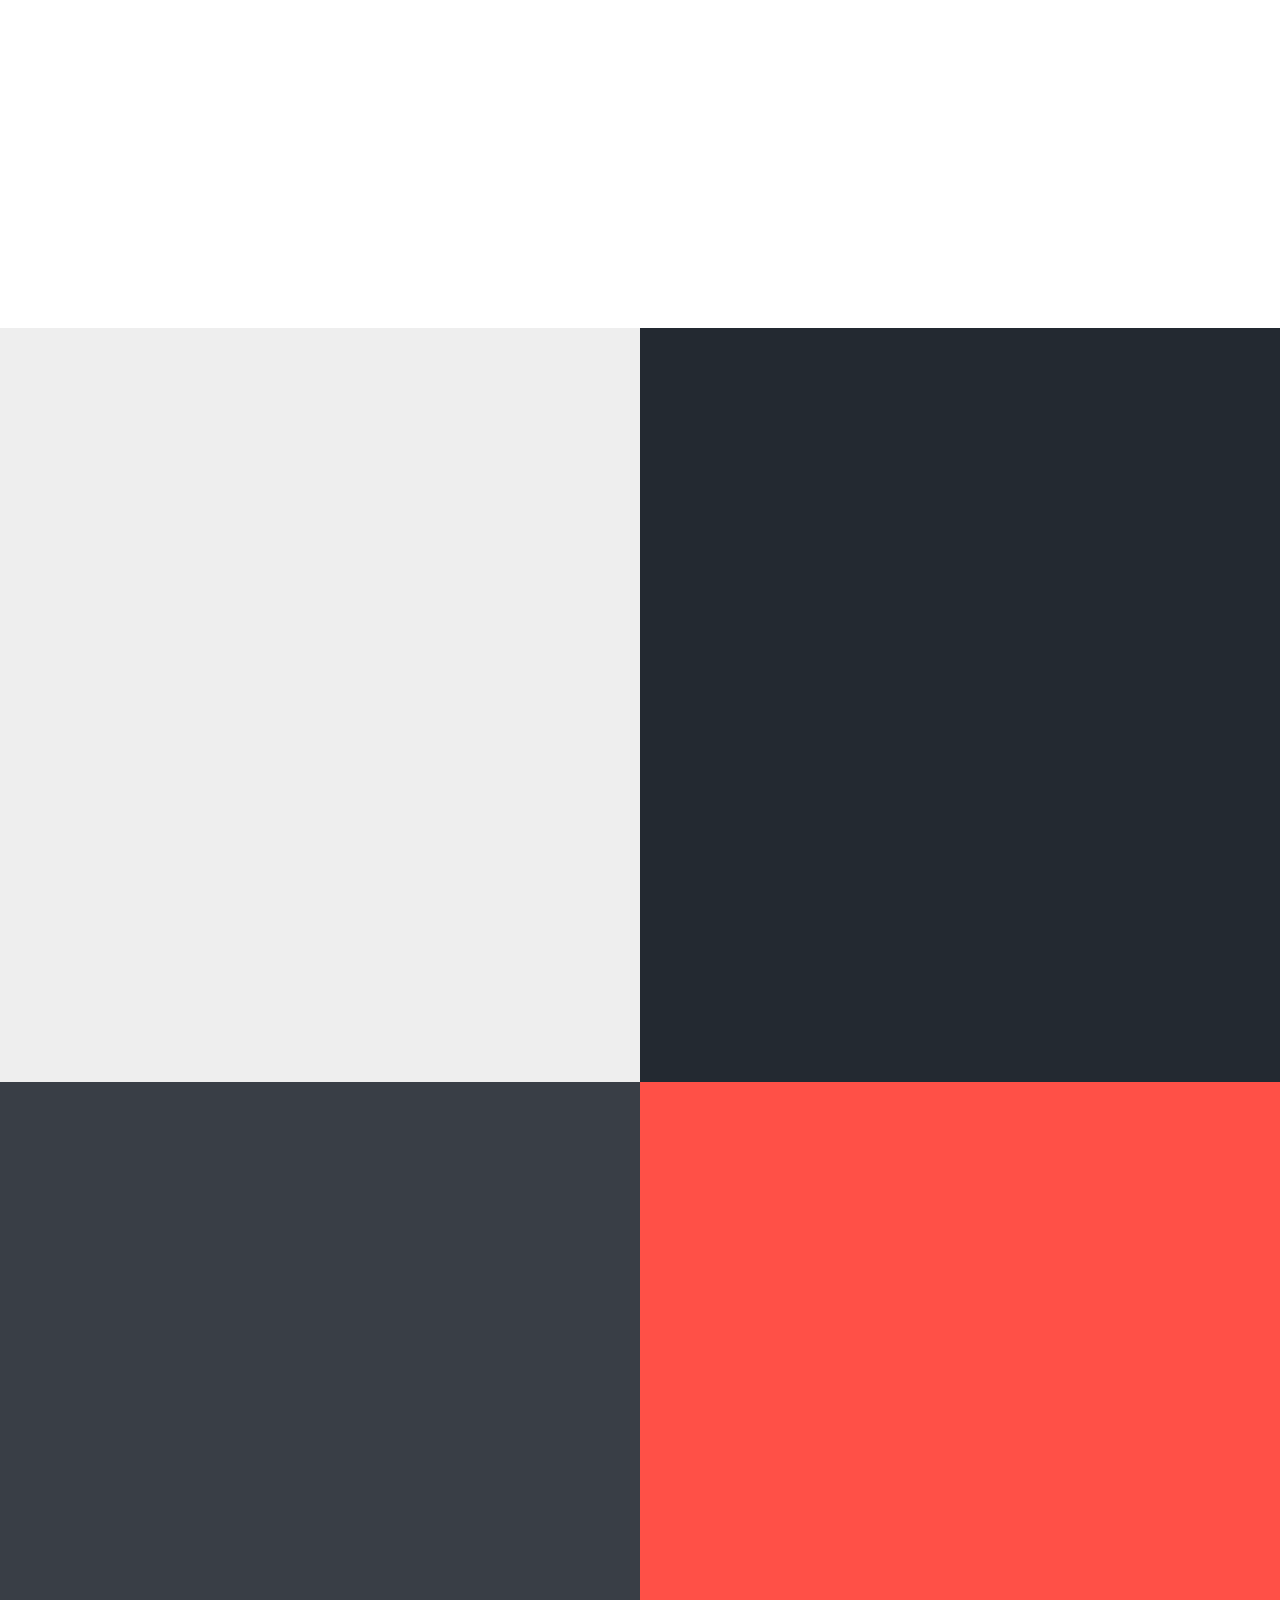
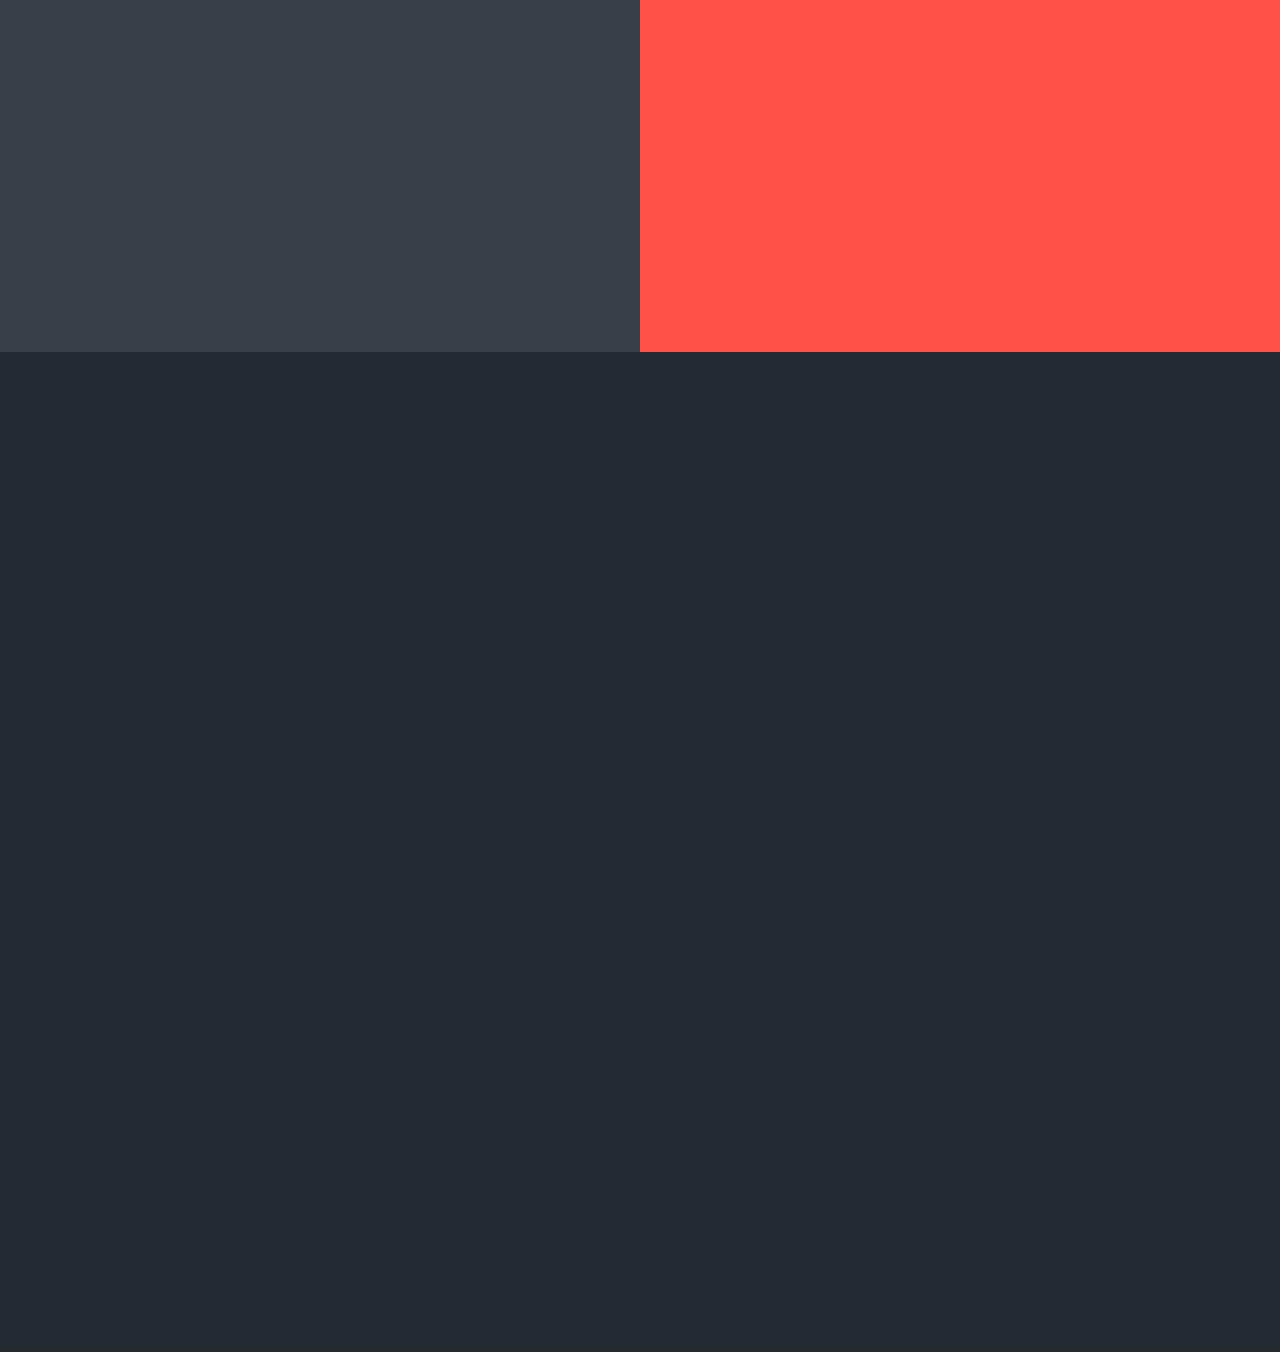
<file: aruppipowers.html>
<!DOCTYPE html>
<html lang="es">
<head>
    <meta charset="UTF-8">
    <meta name="viewport" content="width=device-width, initial-scale=1.0">
    <title>Aruppi</title>
    <meta name="description" content="Aplicación creada con el fin de proporcionar toda la información de tus animes, mangas y novelas ligeras favoritas">
    <meta name="keywords" content="Anime, Manga, Japón, Anitakume, Android, Kotlin, App, Play Store, Otaku, Otakus, Mangakas, Radio, K-Pop, J-Pop, Podcast, Wallpapers, Wallpaper, Vídeos">

    <link rel="apple-touch-icon" sizes="57x57" href="favicon/apple-icon-57x57.png">
    <link rel="apple-touch-icon" sizes="60x60" href="favicon/apple-icon-60x60.png">
    <link rel="apple-touch-icon" sizes="72x72" href="favicon/apple-icon-72x72.png">
    <link rel="apple-touch-icon" sizes="76x76" href="favicon/apple-icon-76x76.png">
    <link rel="apple-touch-icon" sizes="114x114" href="favicon/apple-icon-114x114.png">
    <link rel="apple-touch-icon" sizes="120x120" href="favicon/apple-icon-120x120.png">
    <link rel="apple-touch-icon" sizes="144x144" href="favicon/apple-icon-144x144.png">
    <link rel="apple-touch-icon" sizes="152x152" href="favicon/apple-icon-152x152.png">
    <link rel="apple-touch-icon" sizes="180x180" href="favicon/apple-icon-180x180.png">
    <link rel="icon" type="image/png" sizes="192x192"  href="favicon/android-icon-192x192.png">
    <link rel="icon" type="image/png" sizes="32x32" href="favicon/favicon-32x32.png">
    <link rel="icon" type="image/png" sizes="96x96" href="favicon/favicon-96x96.png">
    <link rel="icon" type="image/png" sizes="16x16" href="favicon/favicon-16x16.png">
    <link rel="manifest" href="favicon/manifest.json">
    <meta name="msapplication-TileColor" content="#ffffff">
    <meta name="msapplication-TileImage" content="favicon/ms-icon-144x144.png">
    <meta name="theme-color" content="#ffffff">

    <link rel="stylesheet" type="text/css" href="css/bootstrap.min.css">
    <link rel="stylesheet" type="text/css" href="css/fontawesome-all.min.css">
    <link rel="stylesheet" type="text/css" href="css/style.css">
</head>
<body>
<div class="menu-toggle">
    <div class="icon"></div>
</div>
<div class="main-menu">
    <div class="contant-info">
        <div><a href="mailto:infoaruppi@gmail.com">infoaruppi@gmail.com</a></div>
    </div>
    <div class="menu-links">
        <ul>
            <li><a href="index.html">Inicio</a></li>
            <li><a href="about.html">Equipo</a></li>
            <li><a href="blog.html">Blog</a></li>
            <li><a href="contact.html">Escribe</a></li>
        </ul>
    </div>
    <div class="social-media">
      <div class="social-link-holder"><a href="https://play.google.com/store/apps/details?id=com.jeluchu.aruppi">Play Store</a></div>
      <div class="social-link-holder"><a href="https://appgallery7.huawei.com/#/app/C101896801">App Gallery</a></div>
      <div class="social-link-holder"><a href="https://t.me/AruppiApp">Telegram</a></div>
    </div>
</div>
<nav class="container-fluid cnav">
    <div class="row">
        <div class="col">
            <div class="logo-holder">
                <a href="index.html"><img class="logo" src="images/logo.svg" alt="Aruppi"></a>
            </div>
        </div>
        <div class="col text-right">
            <div class="social-media">
                <div class="social-link-holder"><a href="https://play.google.com/store/apps/details?id=com.jeluchu.aruppi">Play Store</a></div>
                <div class="social-link-holder"><a href="https://appgallery7.huawei.com/#/app/C101896801">App Gallery</a></div>
                <div class="social-link-holder"><a href="https://t.me/AruppiApp">Telegram</a></div>
            </div>
        </div>
    </div>
</nav>
<header class="container-fluid header">
    <div class="row">
        <div class="col">
            <div class="lg-text">
                <span>Activa tu poder</span><br>
                <span>transfórmate en</span><br>
                <span class="other-color">Alpitesting</span>
            </div>
            <div class="normal-text">
                <p>Si tenéis una buena idea para incorporar en la app,<br>quieres ayudar en el desarrollo, o eres un artista,<br>¡Contacta con nosotros!</p>
            </div>
        </div>
    </div>
</header>
<div class="container-fluid process-section">
    <div class="row">
        <div class="col">
            <div class="lg-text"><span class="other-color">ARUPPI POWERS</span></div>
            <div class="normal-text">
                <p>
                  De que trata, pues por el momento es muy simple, es acceder a la información de las novedades o probar las últimas funciones antes que nadie, denominamos "Aruppi Powers" a
                  la beta oficial de la aplicación, y aquellos que son betatesters son denominados Alpitesting. Queremos que nos reportéis los posibles errores que haya en la aplicación,
                  para ello está el programa beta, y de ese modo ofreceros el poder de probar antes que nadie las funciones. El canal beta es inestable, ya que la aplicación no es 100%
                  estable y puede contener errores tras incluir nuevas funciones o mejorar algunas características.<br><br>
                  Entendemos que tengáis ganas de probar las nuevas funciones antes que nadie, pero tened en cuenta que necesitamos vuestro feedback para poder mejorar las posibles fallas
                  que tenga la aplicación, es por eso que por el momento <b>Aruppi Powers · Es un poder limitado a 1000 personas en este momento</b> si la comunidad fuera creciendo es posible
                  que ampliemos dicho límite.<br><br>
                  Dicho todo esto, os agradecemos muchísimo el apoyo que nos habéis estado dando desde el inicio del lanzamiento de la app en Enero de 2020. Y esperamos poder seguir dando soporte
                  a la aplicación para seguir mejorándola.
                </p>
            </div>
        </div>
    </div>
</div>
<div class="container-fluid box-content">
    <div class="row">
        <div class="col-md-6">
            <div class="boxy simple-data c1-color">
                <div class="slg-text">
                    <span>Soporte</span>
                </div>
                <div class="normal-lg-text">
                    <p>
                      Desde la propia app, por e-mail<br>o desde el Grupo de Telegrm<br>
                    </p>
                </div>
            </div>
        </div>
        <div class="col-md-6">
            <div class="boxy simple-data default-color">
                <div class="slg-text">
                    <span>Telegram</span>
                </div>
                <div class="normal-lg-text">
                    <p>
                      <a href="http://t.me/AruppiApp">Canal Oficial</a><br>
                      <a href="https://t.me/joinchat/OL-v3VkVhN7mOVIqNrJETg">Grupo de Soporte Oficial</a>
                    </p>
                </div>
            </div>
        </div>
    </div>
</div>
<div class="container-fluid box-content">
    <div class="row">
        <div class="col-md-6">
            <div class="boxy simple-data c2-color">
                <div class="slg-text">
                    <span>Betatesting</span>
                </div>
                <div class="normal-lg-text">
                    <p>Si no puedes esperar a recibir las novedades solo tienes que<br>
                      <a href="https://play.google.com/apps/testing/com.jeluchu.aruppi">Transfórmate en Alpitesting</a>
                    </p>
                </div>
            </div>
        </div>
        <div class="col-md-6">
            <div class="boxy simple-data primary-color">
                <div class="slg-text">
                    <span>Disponible en</span>
                </div>
                <div class="normal-lg-text">
                    <p>
                      Si puedes esperar a recibir las novedades, descarga la versión<br>
                      <a href="https://play.google.com/store/apps/details?id=com.jeluchu.aruppi">Play Store</a><br>
                      <a href="https://appgallery7.huawei.com/#/app/C101896801">App Gallery</a>
                    </p>
                </div>
            </div>
        </div>
    </div>
</div>
<footer class="container-fluid footer">
    <div class="row">
        <div class="col">
            <div class="lg-text">
                <span>Errores, problemas y</span><br>
                <span>sugerencias</span>
            </div>
            <div class="normal-text">
                <p>No esperes más, contacta con nosotros<br>escucharemos los problemas relacionados con la app<br>además de escuchar las sugerencias para mejorar</p>
            </div>
        </div>
    </div>
    <div class="row">
        <div class="col">
            <div class="contact-info-holder">
                <div class="title">MÉTODOS DE CONTACTO</div>
                <div class="contact-info">OFICIALES</div>
            </div>
        </div>
        <div class="col">
            <div class="contact-info-holder">
                <div class="title">E-mail</div>
                <div class="contact-info"><a href="mailto:infoaruppi@gmail.com">infoaruppi@gmail.com</a></div>
                <div class="social-media">
                  <div class="social-link-holder"><a href="https://play.google.com/store/apps/details?id=com.jeluchu.aruppi">Play Store</a></div>
                  <div class="social-link-holder"><a href="https://appgallery7.huawei.com/#/app/C101896801">App Gallery</a></div>
                  <div class="social-link-holder"><a href="https://t.me/AruppiApp">Telegram</a></div>
                </div>
            </div>
        </div>
    </div>
</footer>
<script src="js/jquery.min.js"></script>
<script src="js/popper.min.js"></script>
<script src="js/bootstrap.min.js"></script>
<script src="js/anime.min.js"></script>
<script src="js/scrollreveal.min.js"></script>
<script src="js/main.js"></script>
</body>
</html>
</file>
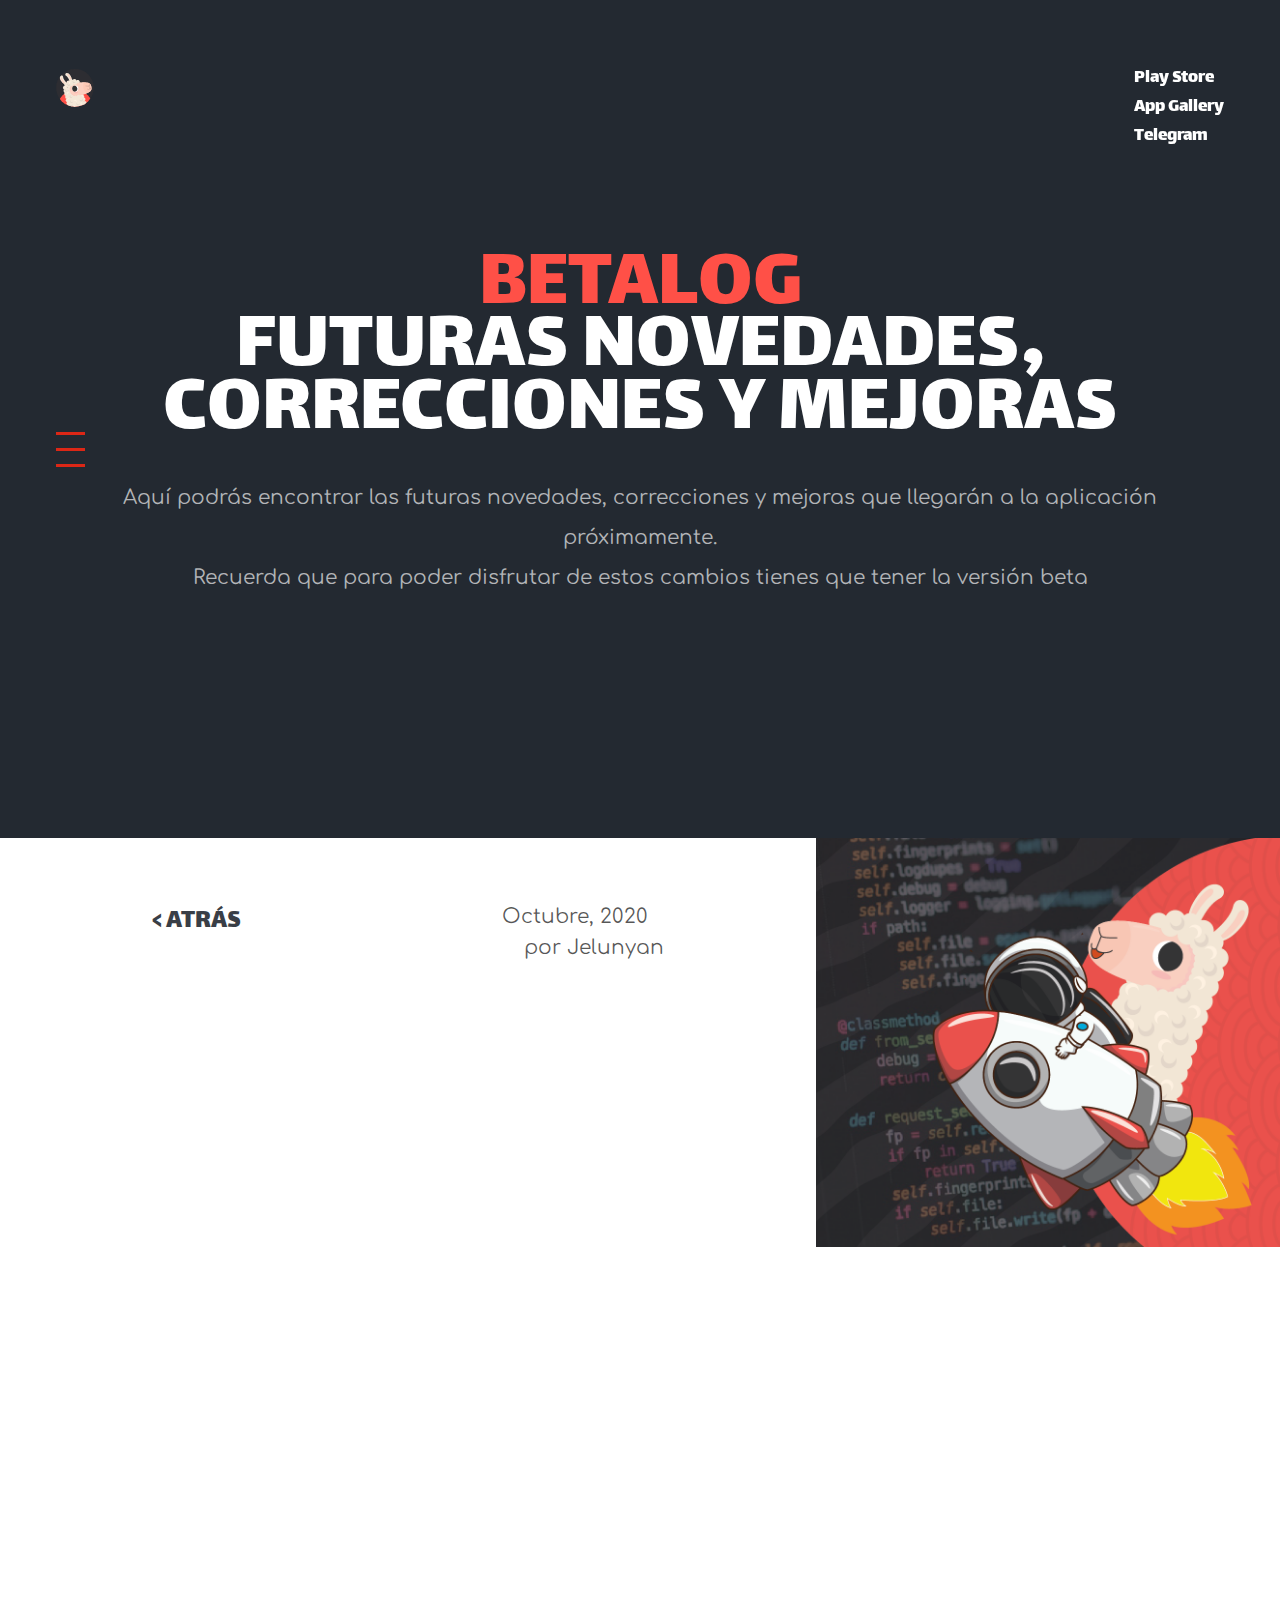
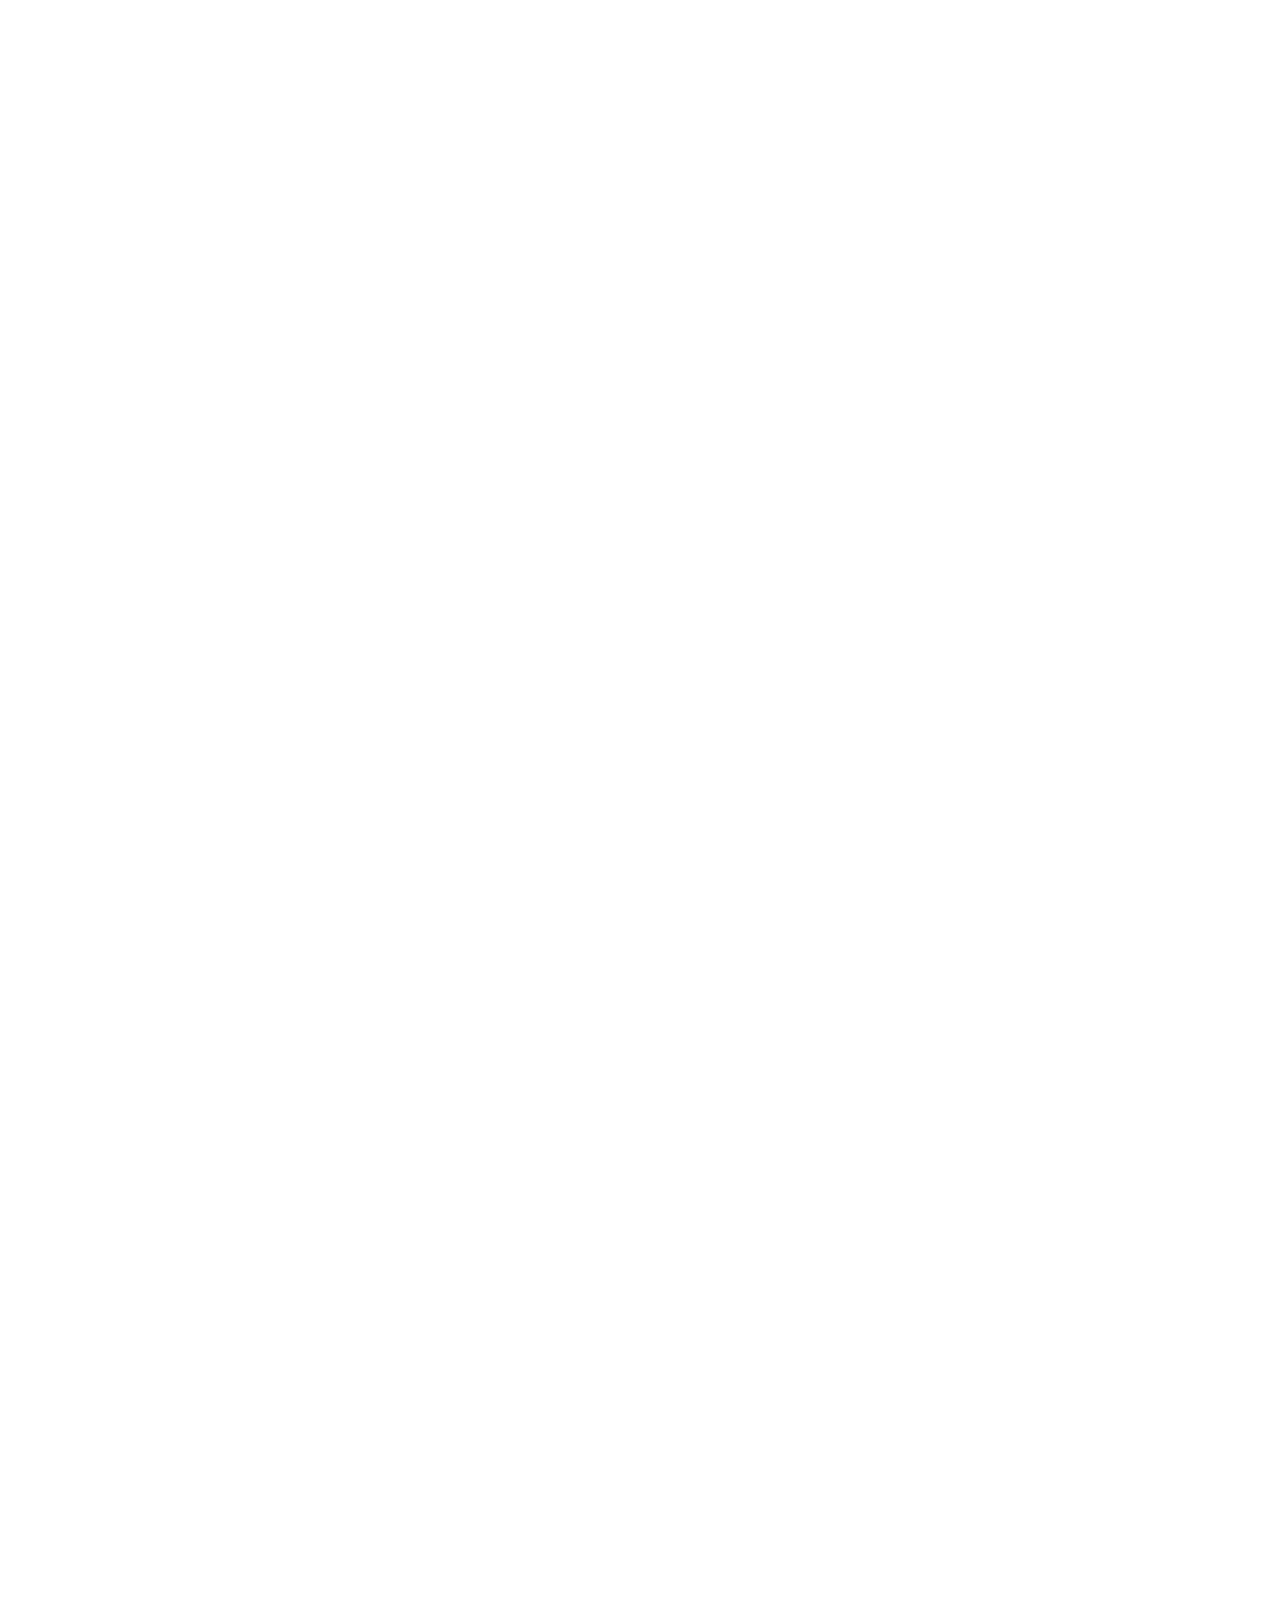
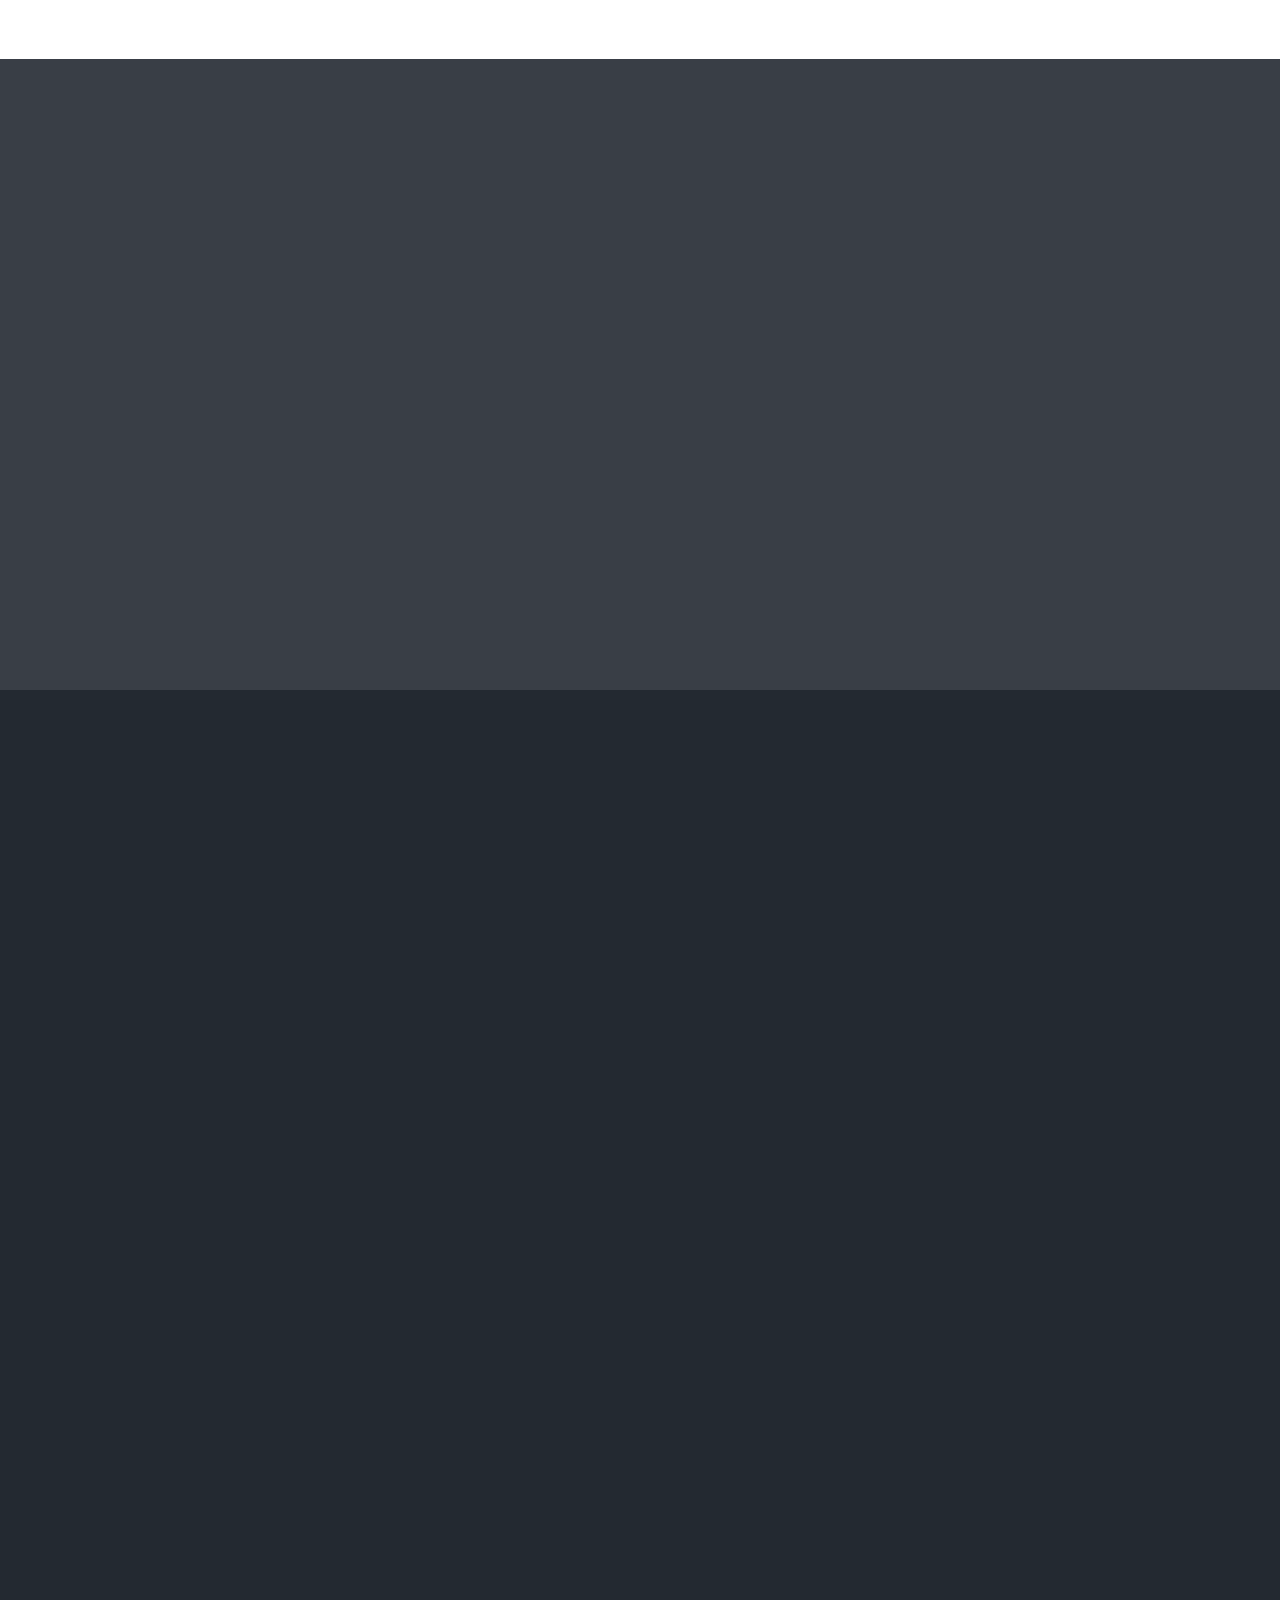
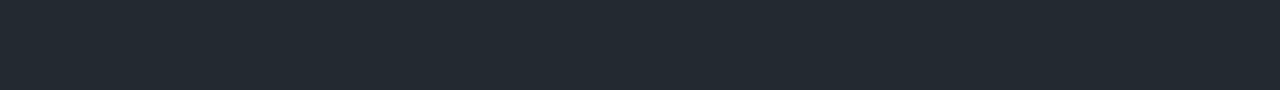
<file: betalog.html>
<!DOCTYPE html>
<html lang="es">
<head>
    <meta charset="UTF-8">
    <meta name="viewport" content="width=device-width, initial-scale=1.0">
    <title>Aruppi</title>
    <meta name="description" content="Aplicación creada con el fin de proporcionar toda la información de tus animes, mangas y novelas ligeras favoritas">
    <meta name="keywords" content="Anime, Manga, Japón, Anitakume, Android, Kotlin, App, Play Store, Otaku, Otakus, Mangakas, Radio, K-Pop, J-Pop, Podcast, Wallpapers, Wallpaper, Vídeos">

    <link rel="apple-touch-icon" sizes="57x57" href="favicon/apple-icon-57x57.png">
    <link rel="apple-touch-icon" sizes="60x60" href="favicon/apple-icon-60x60.png">
    <link rel="apple-touch-icon" sizes="72x72" href="favicon/apple-icon-72x72.png">
    <link rel="apple-touch-icon" sizes="76x76" href="favicon/apple-icon-76x76.png">
    <link rel="apple-touch-icon" sizes="114x114" href="favicon/apple-icon-114x114.png">
    <link rel="apple-touch-icon" sizes="120x120" href="favicon/apple-icon-120x120.png">
    <link rel="apple-touch-icon" sizes="144x144" href="favicon/apple-icon-144x144.png">
    <link rel="apple-touch-icon" sizes="152x152" href="favicon/apple-icon-152x152.png">
    <link rel="apple-touch-icon" sizes="180x180" href="favicon/apple-icon-180x180.png">
    <link rel="icon" type="image/png" sizes="192x192"  href="favicon/android-icon-192x192.png">
    <link rel="icon" type="image/png" sizes="32x32" href="favicon/favicon-32x32.png">
    <link rel="icon" type="image/png" sizes="96x96" href="favicon/favicon-96x96.png">
    <link rel="icon" type="image/png" sizes="16x16" href="favicon/favicon-16x16.png">
    <link rel="manifest" href="favicon/manifest.json">
    <meta name="msapplication-TileColor" content="#ffffff">
    <meta name="msapplication-TileImage" content="favicon/ms-icon-144x144.png">
    <meta name="theme-color" content="#ffffff">

    <link rel="stylesheet" type="text/css" href="css/bootstrap.min.css">
    <link rel="stylesheet" type="text/css" href="css/fontawesome-all.min.css">
    <link rel="stylesheet" type="text/css" href="css/style.css">
</head>
<body class="inner-page">
<div class="menu-toggle">
    <div class="icon"></div>
</div>
<div class="main-menu">
    <div class="contant-info">
        <div><a href="mailto:infoaruppi@gmail.com">infoaruppi@gmail.com</a></div>
    </div>
    <div class="menu-links">
        <ul>
            <li><a href="index.html">Inicio</a></li>
            <li><a href="about.html">Equipo</a></li>
            <li><a href="blog.html">Blog</a></li>
            <li><a href="contact.html">Escribe</a></li>
        </ul>
    </div>
    <div class="social-media">
      <div class="social-link-holder"><a href="https://play.google.com/store/apps/details?id=com.jeluchu.aruppi">Play Store</a></div>
      <div class="social-link-holder"><a href="https://appgallery7.huawei.com/#/app/C101896801">App Gallery</a></div>
      <div class="social-link-holder"><a href="https://t.me/AruppiApp">Telegram</a></div>
    </div>
</div>
<nav class="container-fluid cnav">
    <div class="row">
        <div class="col">
            <div class="logo-holder">
                <a href="index.html"><img class="logo" src="images/logo.svg" alt="Aruppi"></a>
            </div>
        </div>
        <div class="col text-right">
            <div class="social-media">
                <div class="social-link-holder"><a href="https://play.google.com/store/apps/details?id=com.jeluchu.aruppi">Play Store</a></div>
                <div class="social-link-holder"><a href="https://appgallery7.huawei.com/#/app/C101896801">App Gallery</a></div>
                <div class="social-link-holder"><a href="https://t.me/AruppiApp">Telegram</a></div>
            </div>
        </div>
    </div>
</nav>
<header class="container-fluid header">
    <div class="row">
        <div class="col">
            <div class="lg-text">
                <span class="other-color">Betalog</span><br>
                <span>Futuras novedades,</span><br>
                <span>correcciones y mejoras</span>
            </div>
            <div class="normal-text">
                <p>Aquí podrás encontrar las futuras novedades, correcciones y mejoras que llegarán a la aplicación próximamente.<br>Recuerda que para poder disfrutar de estos cambios tienes que tener la versión beta</p>
            </div>
        </div>
    </div>
</header>
<div class="container-fluid post-section">
    <div class="row">
        <div class="col">
            <div class="post-header">
                <div class="text-holder">
                    <div class="post-info-holder">
                        <div class="link-holder">
                            <a href="blog.html">&#x3C; Atrás</a>
                        </div>
                        <div class="post-info">
                            <div class="date">Octubre, 2020</div>
                            <div class="auther">por Jelunyan</div>
                        </div>
                    </div>
                    <div class="title">Última versión 2.0.0</div>
                    <div class="text"><b>Esta versión para el canal de 'Betatester' aún tiene el lanzamiento pendiente,</b> se están realizando diverasas pruebas previas en el canal alpha debido a ciertos errores previos,</div><br>
                    <div class="text">La fecha de lanzamiento varía dependiendo de tu localización, la beta solo está disponible para aquellas personas que dispongan de la Play Store, y los errores pueden ser reportados por los canales habituales (E-mail o Grupo de Soporte)</div>
                </div>
                <div class="img-holder">
                    <img src="images/post2.png" alt="">
                </div>
            </div>
            <div class="post-content">
              <h1>Novedades</h1>
              <ul>
                <li type="disc">Renovamos AlpiViews (Seguimiento, Favoritos, Ver luego, Noticias, Música, Stickers)</li>
                <li type="disc">Renovado el buscador (la primera vez tarda en cargar los datos, luego irá fluido)</li>
                <li type="disc">El buscador te sugerirá la serie según el texto que escribas</li>
                <li type="disc">Nueva sección de directorio</li>
                <li type="disc">Ahora el episodio visualizado se marcará como Visto/No Visto</li>
                <li type="disc">Rediseñada la pantalla del artículo de las noticias</li>
                <li type="disc">Reproductor Inteligente: Ahora si dejas un capítulo a medias, continuará donde lo dejaste</li>
                <li type="disc">Nuevo menú para guardar tus favoritos</li>
                <li type="disc">Nueva sección para apoyar el anime legal</li>
                <li type="disc">Forzado de actualizaciones (versiones obsoletas u obligatorias)</li>
                <li type="disc">Renovamos el menú principal, además ahora con animaciones</li>
                <li type="disc">Renovamos el diseño de la sección de Top</li>
                <li type="disc">Ahora hay más rankings disponibles: Manga (con diversos tipos), Voces y Personajes</li>
              </ul>
              <h1>Traslados</h1>
              <p>
                Todas las secciones que se encontraban dentro del menú que se mostraba al pulsar el botón de la puerta Torii, han sido trasladadas
                al nuevo menú principal, además también se ha trasladado la sección de música y se ha introducido en el nuevo modo de navegación
                principal. Más cómodo, intuitivo y animado.
              </p>
              <ul>
                <li type="disc"></li>
                <li type="disc">Optimizada la carga de la lista de Stickers</li>
                <li type="disc">Nuevo diseño en los items del buscador</li>
                <li type="disc">Rebobinar el vídeo con doble toque (igual que YouTube)</li>
                <li type="disc">A partir de ahora se forzarán las actualizaciones en versiones antiguas o que tengan problemas graves</li>
                <li type="disc">Se han incluido accesos a la sección de Anime Legal</li>
                <li type="disc">Ahora se podrá hacer zoom o rotar la pantalla en la sección del Manga</li>
                <li type="disc">El reproductor amplia la pantalla al máximo en dispositivos con notch</li>
                <li type="disc">Ahora podrás hacer zoom para la pantalla completa con gestos en el reproductor</li>
              </ul>
              <h1>Mejoras</h1>
              <ul>
                <li type="disc">Nuevo desplazamiento de los episodios recientes</li>
                <li type="disc">Optimizada la carga de la lista de Stickers</li>
                <li type="disc">Nuevo diseño en los items del buscador</li>
                <li type="disc">Rebobinar el vídeo con doble toque (igual que YouTube)</li>
                <li type="disc">A partir de ahora se forzarán las actualizaciones en versiones antiguas o que tengan problemas graves</li>
                <li type="disc">Se han incluido accesos a la sección de Anime Legal</li>
                <li type="disc">Ahora se podrá hacer zoom o rotar la pantalla en la sección del Manga</li>
                <li type="disc">El reproductor amplia la pantalla al máximo en dispositivos con notch</li>
                <li type="disc">Ahora podrás hacer zoom para la pantalla completa con gestos en el reproductor</li>
              </ul>
              <h1>Correcciones</h1>
              <ul>
                <li type="disc">Botón de ir hacia atrás y 'Me Gusta' de los Stickers</li>
                <li type="disc">Se ha arreglado el diseño del buscador anual de música en el modo nocturno</li>
                <li type="disc">Se han corregido los problemas graves en las búsquedas con el buscador principal</li>
                <li type="disc">Si tu móvil se bloquea mientras ves un capítulo, al desbloquear continuará en el momento donde lo dejaste</li>
                <li type="disc">Optimizaciones menores</li>
                <li type="disc">Migraciones a código más actualizado</li>
                <li type="disc">Refactorización y correcciones menores</li>
              </ul>
            </div>
        </div>
    </div>
</div>
<div class="container-fluid other-content">
    <div class="row">
        <div class="col">
            <div class="lg-text">Transfórmate<br>en Alpitester</div>
            <div class="normal-text">
                <p>
                  Disfruta de las novedades de la app<br>
                  antes que nadie y reporta los errores
                </p>
            </div>
            <div class="btn-holder">
                <a href="https://play.google.com/apps/testing/com.jeluchu.aruppi" class="cr-btn ex-padding">Únete a la beta</a>
            </div>
        </div>
    </div>
</div>
<footer class="container-fluid footer">
    <div class="row">
        <div class="col">
            <div class="lg-text">
                <span>Errores, problemas y</span><br>
                <span>sugerencias</span>
            </div>
            <div class="normal-text">
                <p>No esperes más, contacta con nosotros<br>escucharemos los problemas relacionados con la app<br>además de escuchar las sugerencias para mejorar</p>
            </div>
        </div>
    </div>
    <div class="row">
        <div class="col">
            <div class="contact-info-holder">
                <div class="title">MÉTODOS DE CONTACTO</div>
                <div class="contact-info">OFICIALES</div>
            </div>
        </div>
        <div class="col">
            <div class="contact-info-holder">
                <div class="title">E-mail</div>
                <div class="contact-info"><a href="mailto:infoaruppi@gmail.com">infoaruppi@gmail.com</a></div>
                <div class="social-media">
                  <div class="social-link-holder"><a href="https://play.google.com/store/apps/details?id=com.jeluchu.aruppi">Play Store</a></div>
                  <div class="social-link-holder"><a href="https://appgallery7.huawei.com/#/app/C101896801">App Gallery</a></div>
                  <div class="social-link-holder"><a href="https://t.me/AruppiApp">Telegram</a></div>
                </div>
            </div>
        </div>
    </div>
</footer>
<script src="js/jquery.min.js"></script>
<script src="js/popper.min.js"></script>
<script src="js/bootstrap.min.js"></script>
<script src="js/anime.min.js"></script>
<script src="js/scrollreveal.min.js"></script>
<script src="js/main.js"></script>
</body>
</html>
</file>
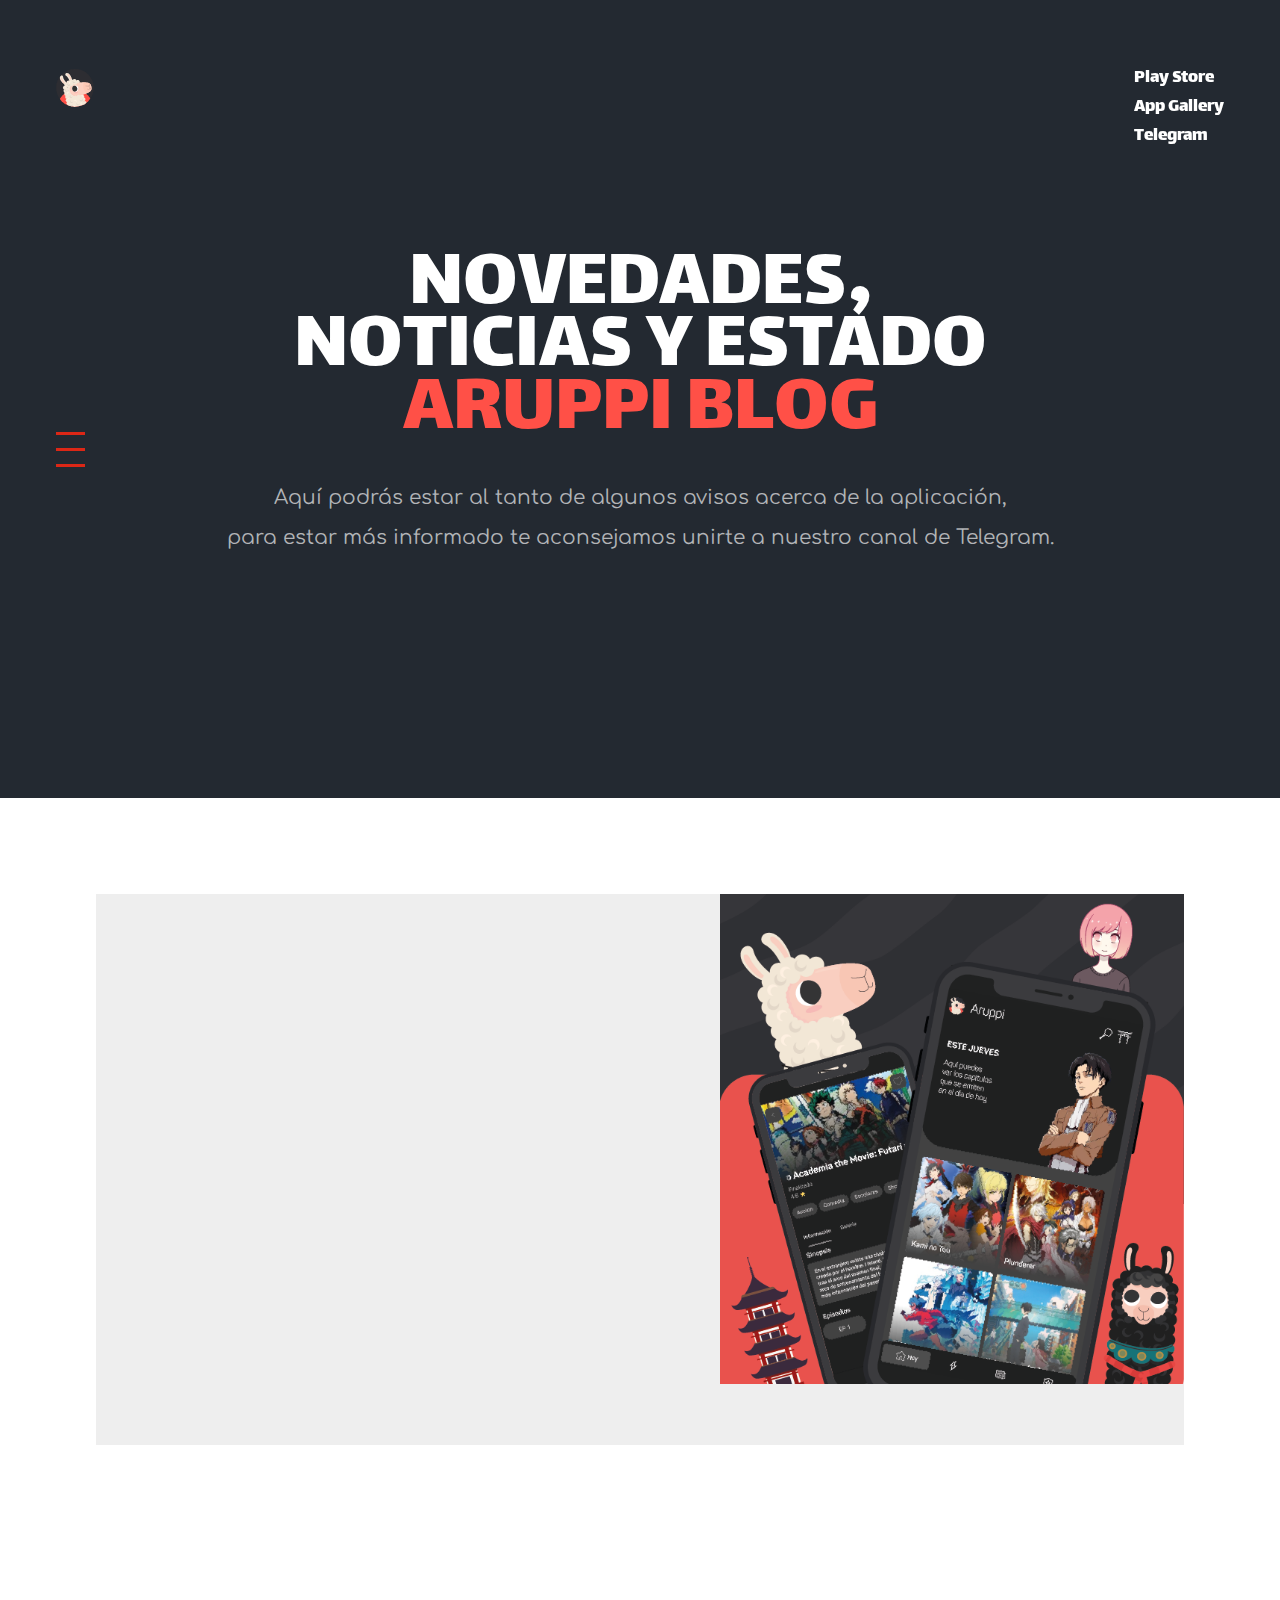
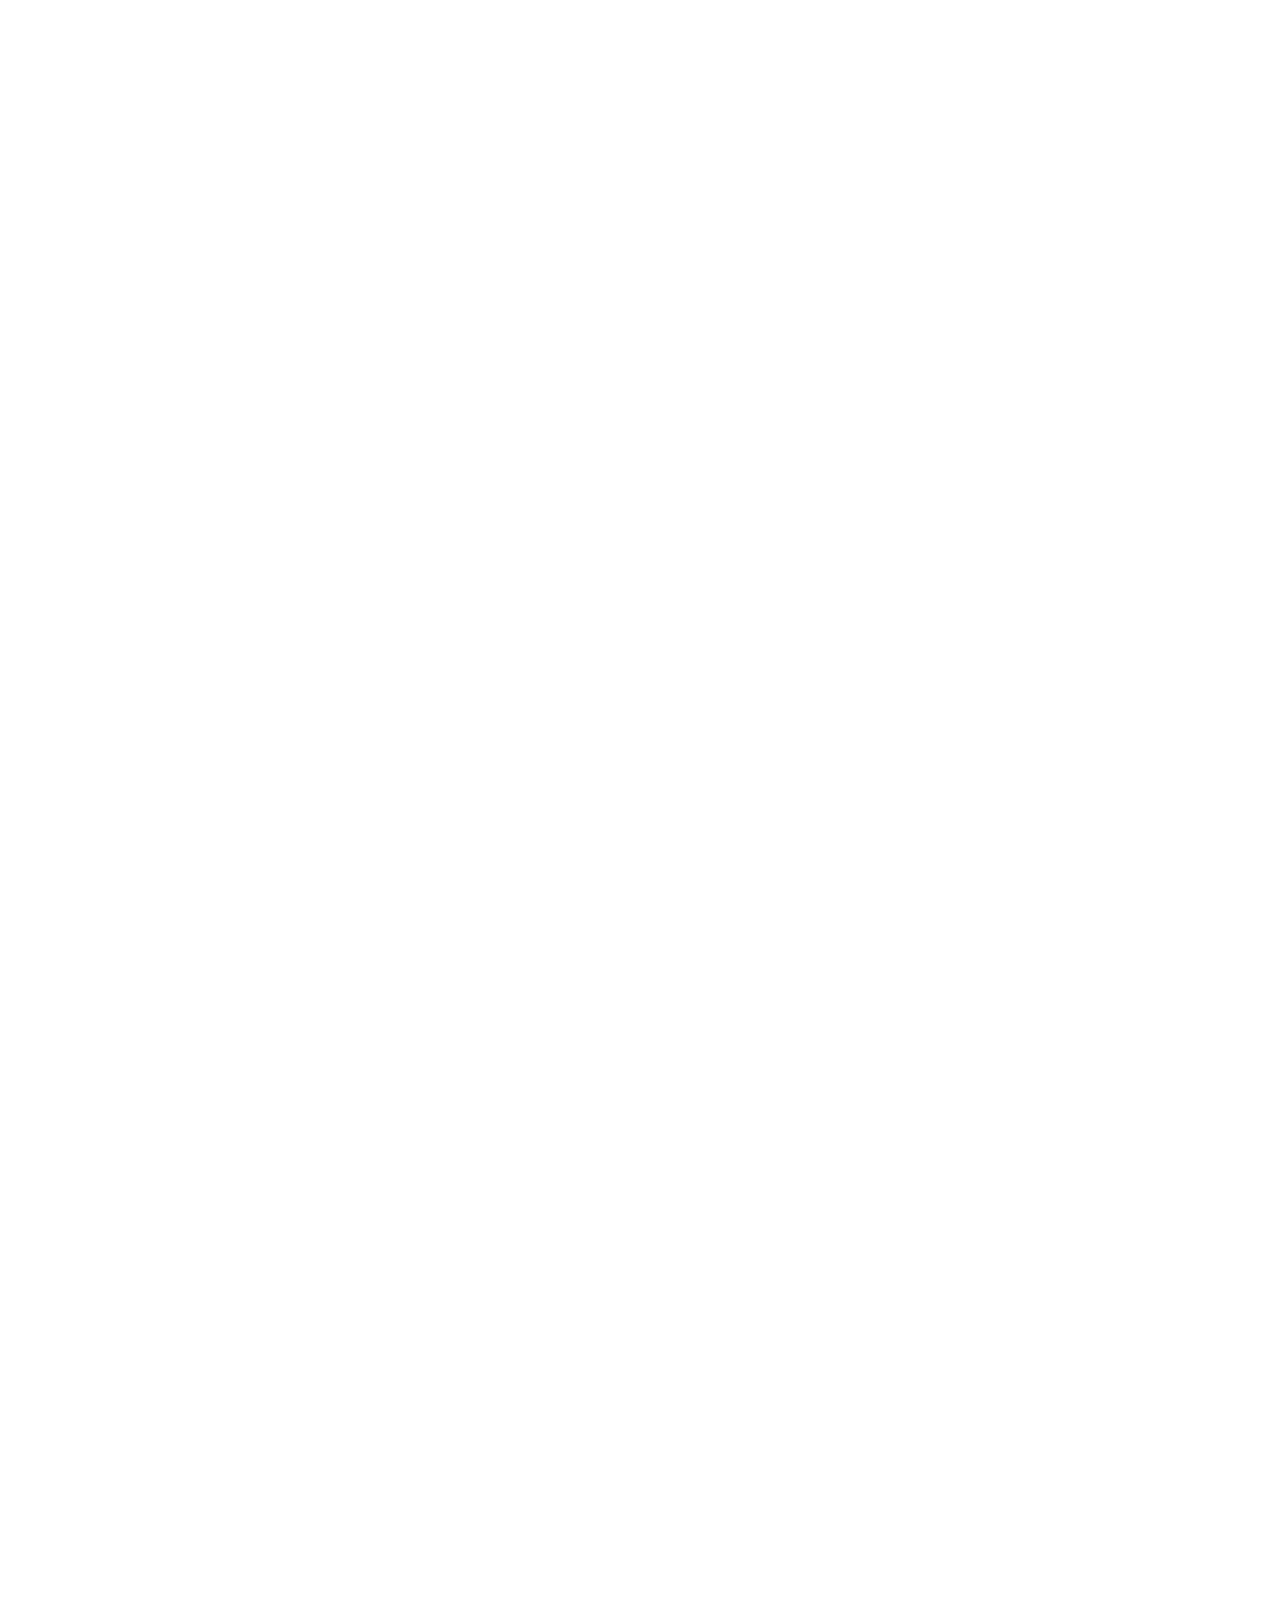
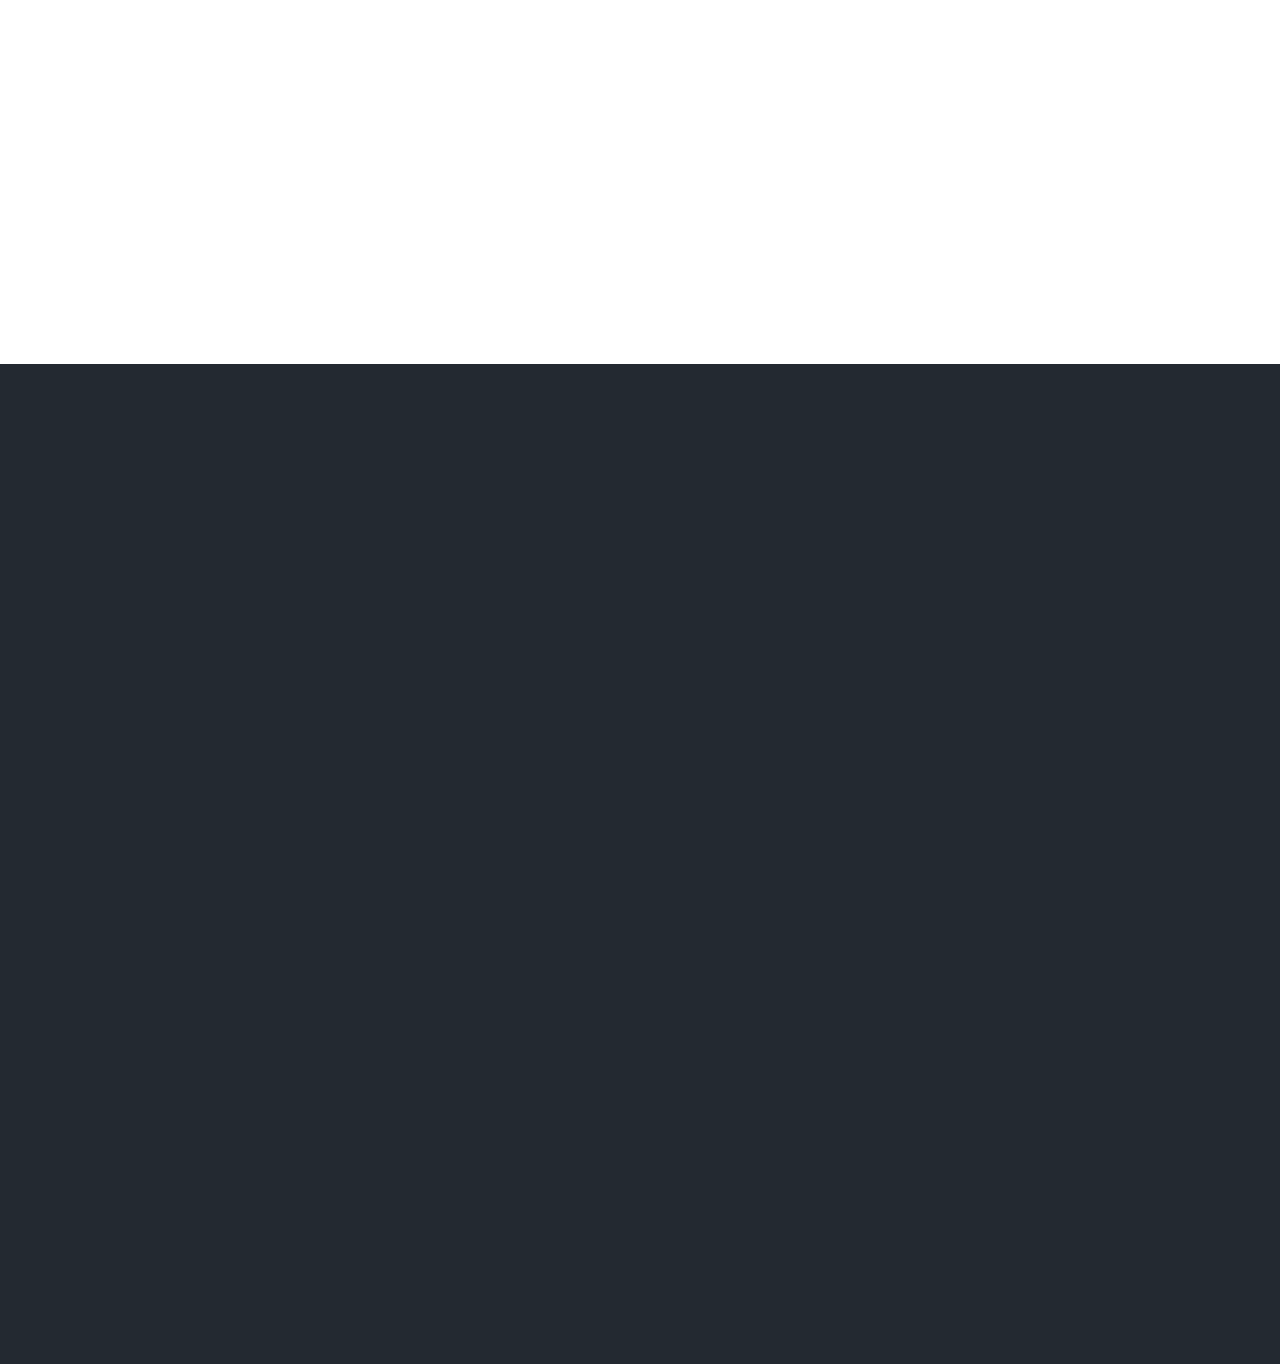
<file: blog.html>
<!DOCTYPE html>
<html lang="es">
<head>
    <meta charset="UTF-8">
    <meta name="viewport" content="width=device-width, initial-scale=1.0">
    <title>Aruppi</title>
    <meta name="description" content="Aplicación creada con el fin de proporcionar toda la información de tus animes, mangas y novelas ligeras favoritas">
    <meta name="keywords" content="Anime, Manga, Japón, Anitakume, Android, Kotlin, App, Play Store, Otaku, Otakus, Mangakas, Radio, K-Pop, J-Pop, Podcast, Wallpapers, Wallpaper, Vídeos">

    <link rel="apple-touch-icon" sizes="57x57" href="favicon/apple-icon-57x57.png">
    <link rel="apple-touch-icon" sizes="60x60" href="favicon/apple-icon-60x60.png">
    <link rel="apple-touch-icon" sizes="72x72" href="favicon/apple-icon-72x72.png">
    <link rel="apple-touch-icon" sizes="76x76" href="favicon/apple-icon-76x76.png">
    <link rel="apple-touch-icon" sizes="114x114" href="favicon/apple-icon-114x114.png">
    <link rel="apple-touch-icon" sizes="120x120" href="favicon/apple-icon-120x120.png">
    <link rel="apple-touch-icon" sizes="144x144" href="favicon/apple-icon-144x144.png">
    <link rel="apple-touch-icon" sizes="152x152" href="favicon/apple-icon-152x152.png">
    <link rel="apple-touch-icon" sizes="180x180" href="favicon/apple-icon-180x180.png">
    <link rel="icon" type="image/png" sizes="192x192"  href="favicon/android-icon-192x192.png">
    <link rel="icon" type="image/png" sizes="32x32" href="favicon/favicon-32x32.png">
    <link rel="icon" type="image/png" sizes="96x96" href="favicon/favicon-96x96.png">
    <link rel="icon" type="image/png" sizes="16x16" href="favicon/favicon-16x16.png">
    <link rel="manifest" href="favicon/manifest.json">
    <meta name="msapplication-TileColor" content="#ffffff">
    <meta name="msapplication-TileImage" content="favicon/ms-icon-144x144.png">
    <meta name="theme-color" content="#ffffff">

    <link rel="stylesheet" type="text/css" href="css/bootstrap.min.css">
    <link rel="stylesheet" type="text/css" href="css/fontawesome-all.min.css">
    <link rel="stylesheet" type="text/css" href="css/style.css">
</head>
<body class="inner-page">
<div class="menu-toggle">
    <div class="icon"></div>
</div>
<div class="main-menu">
    <div class="contant-info">
        <div><a href="mailto:infoaruppi@gmail.com">infoaruppi@gmail.com</a></div>
    </div>
    <div class="menu-links">
        <ul>
            <li><a href="index.html">Inicio</a></li>
            <li><a href="about.html">Equipo</a></li>
            <li><a href="blog.html">Blog</a></li>
            <li><a href="contact.html">Escribe</a></li>
        </ul>
    </div>
    <div class="social-media">
      <div class="social-link-holder"><a href="https://play.google.com/store/apps/details?id=com.jeluchu.aruppi">Play Store</a></div>
      <div class="social-link-holder"><a href="https://appgallery7.huawei.com/#/app/C101896801">App Gallery</a></div>
      <div class="social-link-holder"><a href="https://t.me/AruppiApp">Telegram</a></div>
    </div>
</div>
<nav class="container-fluid cnav">
    <div class="row">
        <div class="col">
            <div class="logo-holder">
                <a href="index.html"><img class="logo" src="images/logo.svg" alt="Aruppi"></a>
            </div>
        </div>
        <div class="col text-right">
            <div class="social-media">
                <div class="social-link-holder"><a href="https://play.google.com/store/apps/details?id=com.jeluchu.aruppi">Play Store</a></div>
                <div class="social-link-holder"><a href="https://appgallery7.huawei.com/#/app/C101896801">App Gallery</a></div>
                <div class="social-link-holder"><a href="https://t.me/AruppiApp">Telegram</a></div>
            </div>
        </div>
    </div>
</nav>
<header class="container-fluid header">
    <div class="row">
        <div class="col">
            <div class="lg-text">
                <span>NOVEDADES,</span><br>
                <span>NOTICIAS Y ESTADO</span><br>
                <span class="other-color">ARUPPI BLOG</span>
            </div>
            <div class="normal-text">
                <p>Aquí podrás estar al tanto de algunos avisos acerca de la aplicación,<br>para estar más informado te aconsejamos unirte a nuestro canal de Telegram.</p>
            </div>
        </div>
    </div>
</header>
<div class="container-fluid blog-section">
    <div class="row">
        <div class="col">
            <div class="post-box">
                <div class="text-holder">
                    <a href="changelog.html" class="title">Última versión estable</a>
                    <div class="text">En este apartado podrás ver todos los cambios, mejoras y correcciones realizadas en la última versión estable de la aplicación</div>
                </div>
                <div class="img-holder">
                    <img src="images/post1.png" alt="">
                </div>
            </div>
        </div>
    </div>
</div>
<div class="container-fluid blog-section">
    <div class="row">
        <div class="col">
            <div class="post-box">
                <div class="text-holder">
                    <a href="betalog.html" class="title">Última versión beta</a>
                    <div class="text">En este apartado podrás ver todos los cambios, mejoras y correcciones realizadas en el canal beta de la aplicación</div>
                </div>
                <div class="img-holder">
                    <img src="images/post2.png" alt="">
                </div>
            </div>
        </div>
    </div>
</div>
<div class="container-fluid blog-section">
    <div class="row">
        <div class="col">
            <div class="post-box">
                <div class="text-holder">
                    <a href="stickerspowers.html" class="title">Stickers Powers</a>
                    <div class="text">Aquí encontrarás los requisitos para el diseño de stickers válidos para introducir en la aplicación.</div>
                </div>
                <div class="img-holder">
                    <img src="images/post3.png" alt="">
                </div>
            </div>
        </div>
    </div>
</div>
<div class="container-fluid blog-section">
    <div class="row">
        <div class="col">
            <div class="post-box">
                <div class="text-holder">
                    <a href="maintenance.html" class="title">Mantenimiento</a>
                    <div class="text">Aquí encontrarás la información acerca de los mantenimientos que se realizan en la aplicación</div>
                </div>
                <div class="img-holder">
                    <img src="images/post4.png" alt="">
                </div>
            </div>
        </div>
    </div>
</div>
<footer class="container-fluid footer">
    <div class="row">
        <div class="col">
            <div class="lg-text">
                <span>Errores, problemas y</span><br>
                <span>sugerencias</span>
            </div>
            <div class="normal-text">
                <p>No esperes más, contacta con nosotros<br>escucharemos los problemas relacionados con la app<br>además de escuchar las sugerencias para mejorar</p>
            </div>
        </div>
    </div>
    <div class="row">
        <div class="col">
            <div class="contact-info-holder">
                <div class="title">MÉTODOS DE CONTACTO</div>
                <div class="contact-info">OFICIALES</div>
            </div>
        </div>
        <div class="col">
            <div class="contact-info-holder">
                <div class="title">E-mail</div>
                <div class="contact-info"><a href="mailto:infoaruppi@gmail.com">infoaruppi@gmail.com</a></div>
                <div class="social-media">
                  <div class="social-link-holder"><a href="https://play.google.com/store/apps/details?id=com.jeluchu.aruppi">Play Store</a></div>
                  <div class="social-link-holder"><a href="https://appgallery7.huawei.com/#/app/C101896801">App Gallery</a></div>
                  <div class="social-link-holder"><a href="https://t.me/AruppiApp">Telegram</a></div>
                </div>
            </div>
        </div>
    </div>
</footer>
<script src="js/jquery.min.js"></script>
<script src="js/popper.min.js"></script>
<script src="js/bootstrap.min.js"></script>
<script src="js/anime.min.js"></script>
<script src="js/scrollreveal.min.js"></script>
<script src="js/main.js"></script>
</body>
</html>
</file>
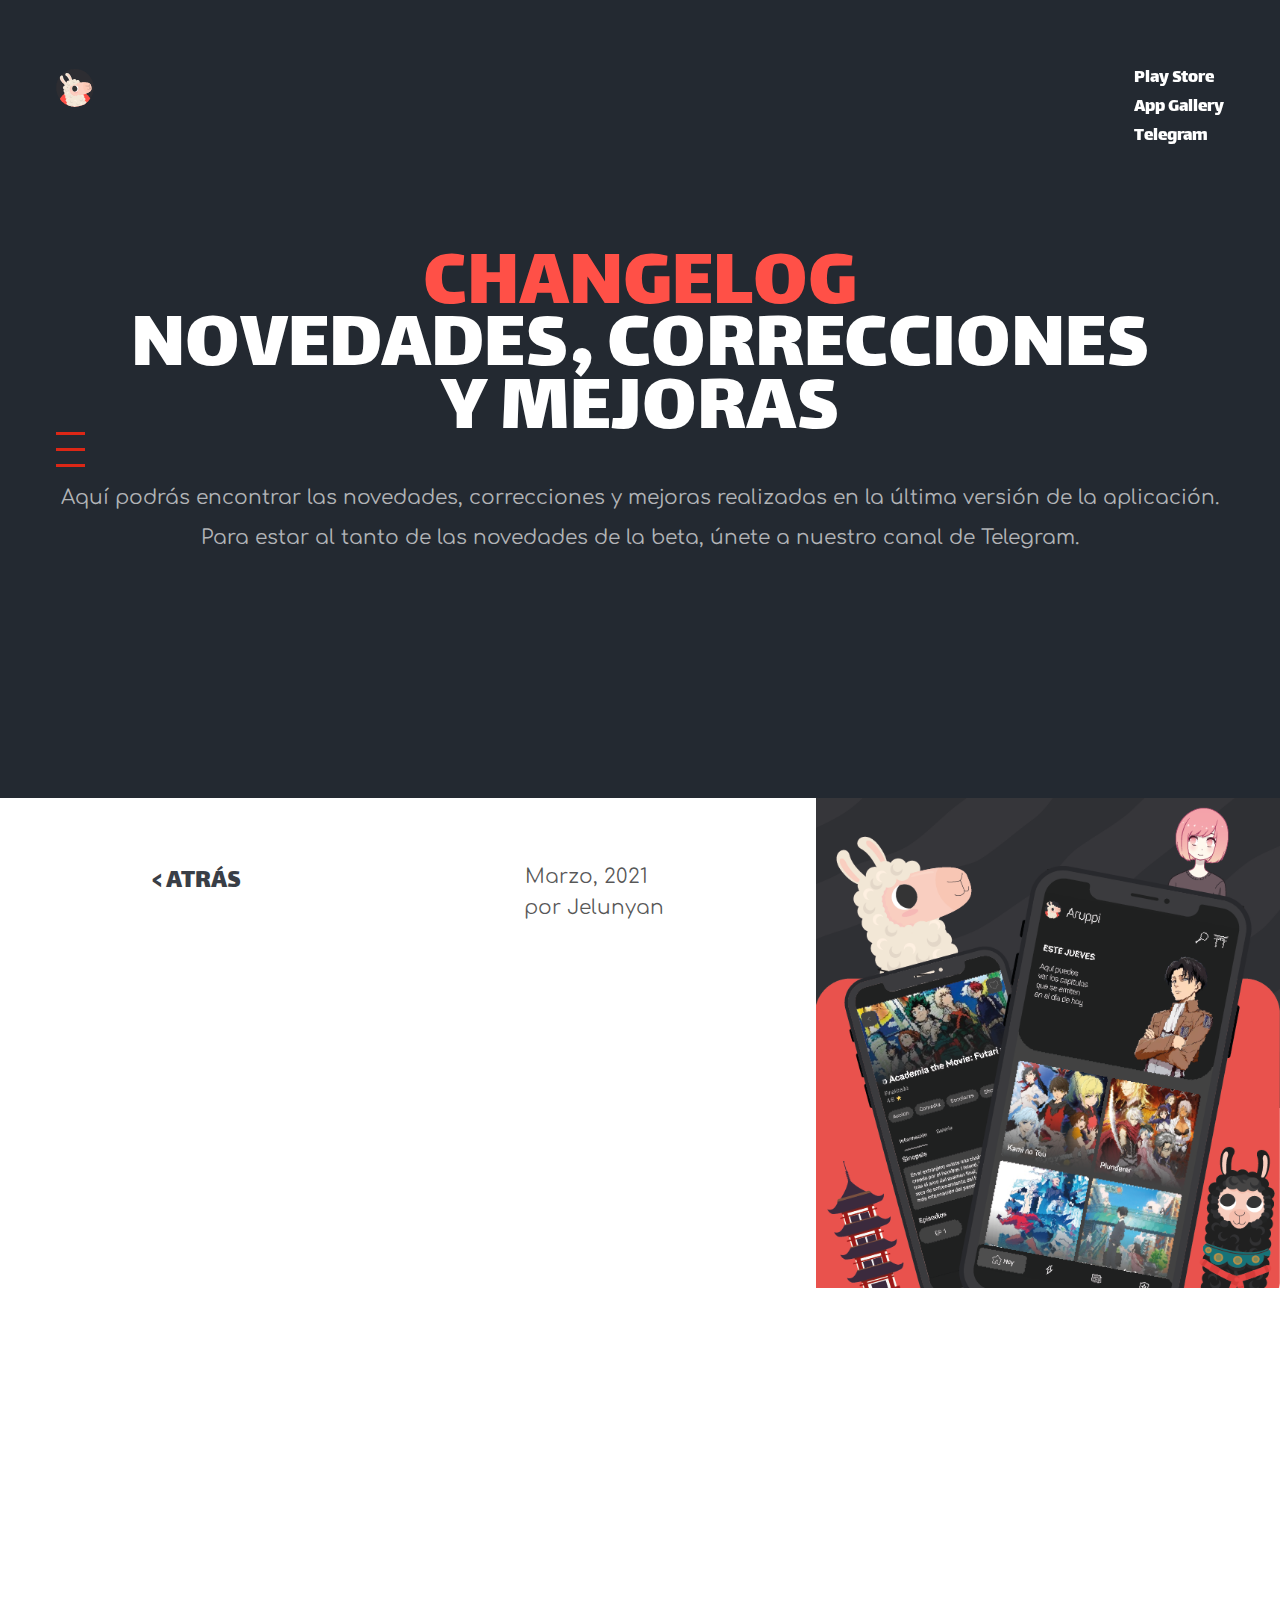
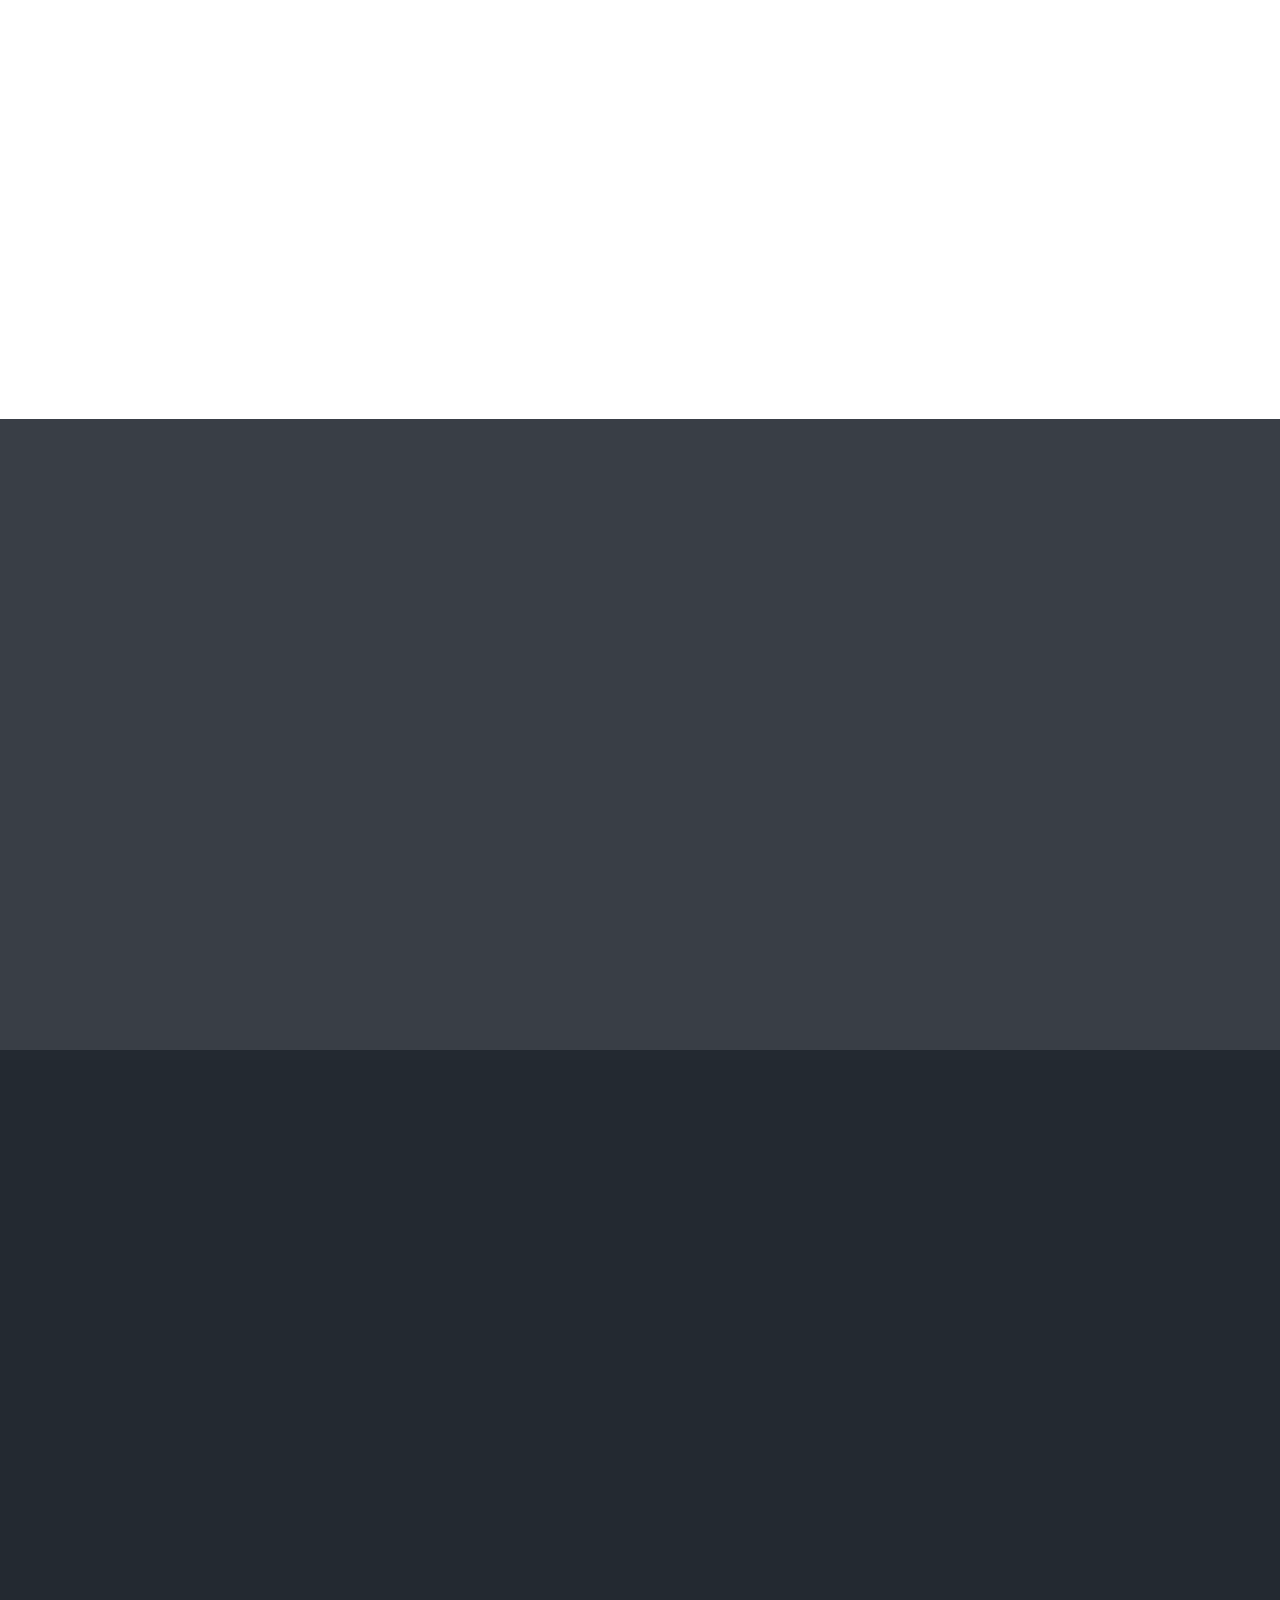
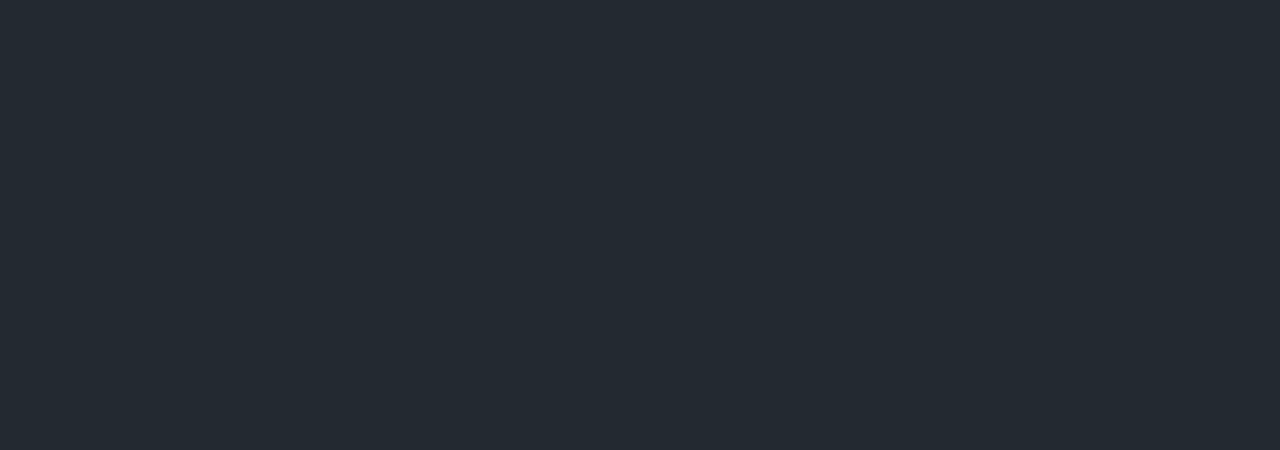
<file: changelog.html>
<!DOCTYPE html>
<html lang="es">
<head>
    <meta charset="UTF-8">
    <meta name="viewport" content="width=device-width, initial-scale=1.0">
    <title>Aruppi</title>
    <meta name="description" content="Aplicación creada con el fin de proporcionar toda la información de tus animes, mangas y novelas ligeras favoritas">
    <meta name="keywords" content="Anime, Manga, Japón, Anitakume, Android, Kotlin, App, Play Store, Otaku, Otakus, Mangakas, Radio, K-Pop, J-Pop, Podcast, Wallpapers, Wallpaper, Vídeos">

    <link rel="apple-touch-icon" sizes="57x57" href="favicon/apple-icon-57x57.png">
    <link rel="apple-touch-icon" sizes="60x60" href="favicon/apple-icon-60x60.png">
    <link rel="apple-touch-icon" sizes="72x72" href="favicon/apple-icon-72x72.png">
    <link rel="apple-touch-icon" sizes="76x76" href="favicon/apple-icon-76x76.png">
    <link rel="apple-touch-icon" sizes="114x114" href="favicon/apple-icon-114x114.png">
    <link rel="apple-touch-icon" sizes="120x120" href="favicon/apple-icon-120x120.png">
    <link rel="apple-touch-icon" sizes="144x144" href="favicon/apple-icon-144x144.png">
    <link rel="apple-touch-icon" sizes="152x152" href="favicon/apple-icon-152x152.png">
    <link rel="apple-touch-icon" sizes="180x180" href="favicon/apple-icon-180x180.png">
    <link rel="icon" type="image/png" sizes="192x192"  href="favicon/android-icon-192x192.png">
    <link rel="icon" type="image/png" sizes="32x32" href="favicon/favicon-32x32.png">
    <link rel="icon" type="image/png" sizes="96x96" href="favicon/favicon-96x96.png">
    <link rel="icon" type="image/png" sizes="16x16" href="favicon/favicon-16x16.png">
    <link rel="manifest" href="favicon/manifest.json">
    <meta name="msapplication-TileColor" content="#ffffff">
    <meta name="msapplication-TileImage" content="favicon/ms-icon-144x144.png">
    <meta name="theme-color" content="#ffffff">

    <link rel="stylesheet" type="text/css" href="css/bootstrap.min.css">
    <link rel="stylesheet" type="text/css" href="css/fontawesome-all.min.css">
    <link rel="stylesheet" type="text/css" href="css/style.css">
</head>
<body class="inner-page">
<div class="menu-toggle">
    <div class="icon"></div>
</div>
<div class="main-menu">
    <div class="contant-info">
        <div><a href="mailto:infoaruppi@gmail.com">infoaruppi@gmail.com</a></div>
    </div>
    <div class="menu-links">
        <ul>
            <li><a href="index.html">Inicio</a></li>
            <li><a href="about.html">Equipo</a></li>
            <li><a href="blog.html">Blog</a></li>
            <li><a href="contact.html">Escribe</a></li>
        </ul>
    </div>
    <div class="social-media">
      <div class="social-link-holder"><a href="https://play.google.com/store/apps/details?id=com.jeluchu.aruppi">Play Store</a></div>
      <div class="social-link-holder"><a href="https://appgallery7.huawei.com/#/app/C101896801">App Gallery</a></div>
      <div class="social-link-holder"><a href="https://t.me/AruppiApp">Telegram</a></div>
    </div>
</div>
<nav class="container-fluid cnav">
    <div class="row">
        <div class="col">
            <div class="logo-holder">
                <a href="index.html"><img class="logo" src="images/logo.svg" alt="Aruppi"></a>
            </div>
        </div>
        <div class="col text-right">
            <div class="social-media">
                <div class="social-link-holder"><a href="https://play.google.com/store/apps/details?id=com.jeluchu.aruppi">Play Store</a></div>
                <div class="social-link-holder"><a href="https://appgallery7.huawei.com/#/app/C101896801">App Gallery</a></div>
                <div class="social-link-holder"><a href="https://t.me/AruppiApp">Telegram</a></div>
            </div>
        </div>
    </div>
</nav>
<header class="container-fluid header">
    <div class="row">
        <div class="col">
            <div class="lg-text">
                <span class="other-color">Changelog</span><br>
                <span>Novedades, correcciones</span><br>
                <span>y mejoras</span>
            </div>
            <div class="normal-text">
                <p>Aquí podrás encontrar las novedades, correcciones y mejoras realizadas en la última versión de la aplicación.<br>Para estar al tanto de las novedades de la beta, únete a nuestro canal de Telegram.</p>
            </div>
        </div>
    </div>
</header>
<div class="container-fluid post-section">
    <div class="row">
        <div class="col">
            <div class="post-header">
                <div class="text-holder">
                    <div class="post-info-holder">
                        <div class="link-holder">
                            <a href="blog.html">&#x3C; Atrás</a>
                        </div>
                        <div class="post-info">
                            <div class="date">Marzo, 2021</div>
                            <div class="auther">por Jelunyan</div>
                        </div>
                    </div>
                    <div class="title">Última versión 2.0.7</div>
                    <div class="text">Los lanzamientos son más rápidos en las versiones de Aruppi Pro, si tienes Aruppi Lite el tiempo de lanzamiento dependerá de tu dispositivo y localización.</div>
                </div>
                <div class="img-holder">
                    <img src="images/post1.png" alt="">
                </div>
            </div>
            <div class="post-content">
              <h1>Novedades</h1>
              <ul>
                <li type="disc"><a href="https://www.youtube.com/watch?v=2V-dV3PRN_U">Conoce todas las mejoras de la v2.0.0</a></li>
              </ul>
                <h1>Mejoras</h1>
                <ul>
                  <li type="disc">Sin información</li>
                </ul>
                <h1>Correcciones</h1>
                <ul>
                  <li type="disc">Se ha corregido un error grave en la importación de datos, a partir de ahora ya podrás importar todas las listas sin ningún problema</li>
                </ul>
                <p>Dependiendo de la versión de Android que tengas puede variar la compatibilidad de algunas funciones o incluso tener errores (posibles errores en Android 6 o inferiores), que se revisarán para poder ser corregidos en futuros parches</p>
            </div>
        </div>
    </div>
</div>
<div class="container-fluid other-content">
    <div class="row">
        <div class="col">
            <div class="lg-text">Impacientes que quieren<br>novedades antes que nadie</div>
            <div class="normal-text">
                <p>
                  No hay problema, para ellos tenemos<br>
                  las versiones beta que se actualizan con mayor frecuencia
                </p>
            </div>
            <div class="btn-holder">
                <a href="https://play.google.com/apps/testing/com.jeluchu.aruppi" class="cr-btn ex-padding">Únete a la beta</a>
            </div>
        </div>
    </div>
</div>
<footer class="container-fluid footer">
    <div class="row">
        <div class="col">
            <div class="lg-text">
                <span>Errores, problemas y</span><br>
                <span>sugerencias</span>
            </div>
            <div class="normal-text">
                <p>No esperes más, contacta con nosotros<br>escucharemos los problemas relacionados con la app<br>además de escuchar las sugerencias para mejorar</p>
            </div>
        </div>
    </div>
    <div class="row">
        <div class="col">
            <div class="contact-info-holder">
                <div class="title">MÉTODOS DE CONTACTO</div>
                <div class="contact-info">OFICIALES</div>
            </div>
        </div>
        <div class="col">
            <div class="contact-info-holder">
                <div class="title">E-mail</div>
                <div class="contact-info"><a href="mailto:infoaruppi@gmail.com">infoaruppi@gmail.com</a></div>
                <div class="social-media">
                  <div class="social-link-holder"><a href="https://play.google.com/store/apps/details?id=com.jeluchu.aruppi">Play Store</a></div>
                  <div class="social-link-holder"><a href="https://appgallery7.huawei.com/#/app/C101896801">App Gallery</a></div>
                  <div class="social-link-holder"><a href="https://t.me/AruppiApp">Telegram</a></div>
                </div>
            </div>
        </div>
    </div>
</footer>
<script src="js/jquery.min.js"></script>
<script src="js/popper.min.js"></script>
<script src="js/bootstrap.min.js"></script>
<script src="js/anime.min.js"></script>
<script src="js/scrollreveal.min.js"></script>
<script src="js/main.js"></script>
</body>
</html>
</file>
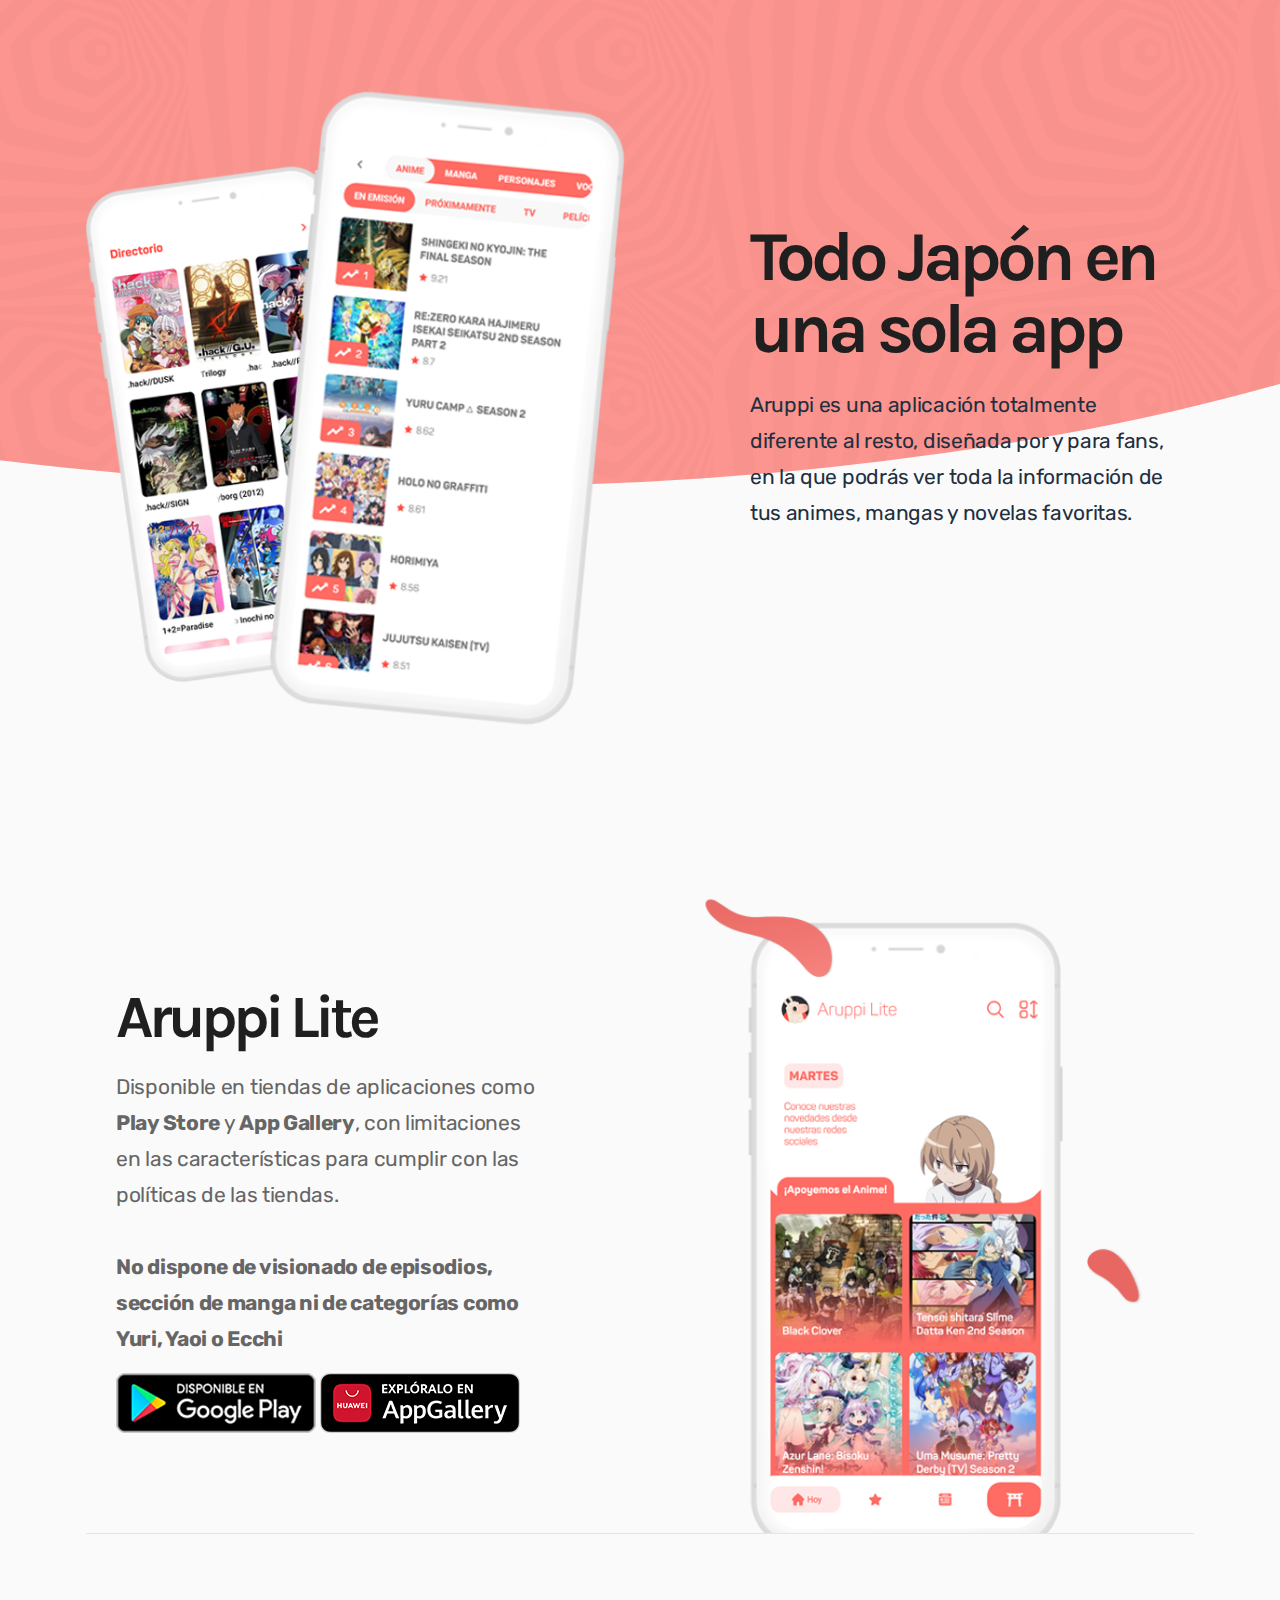
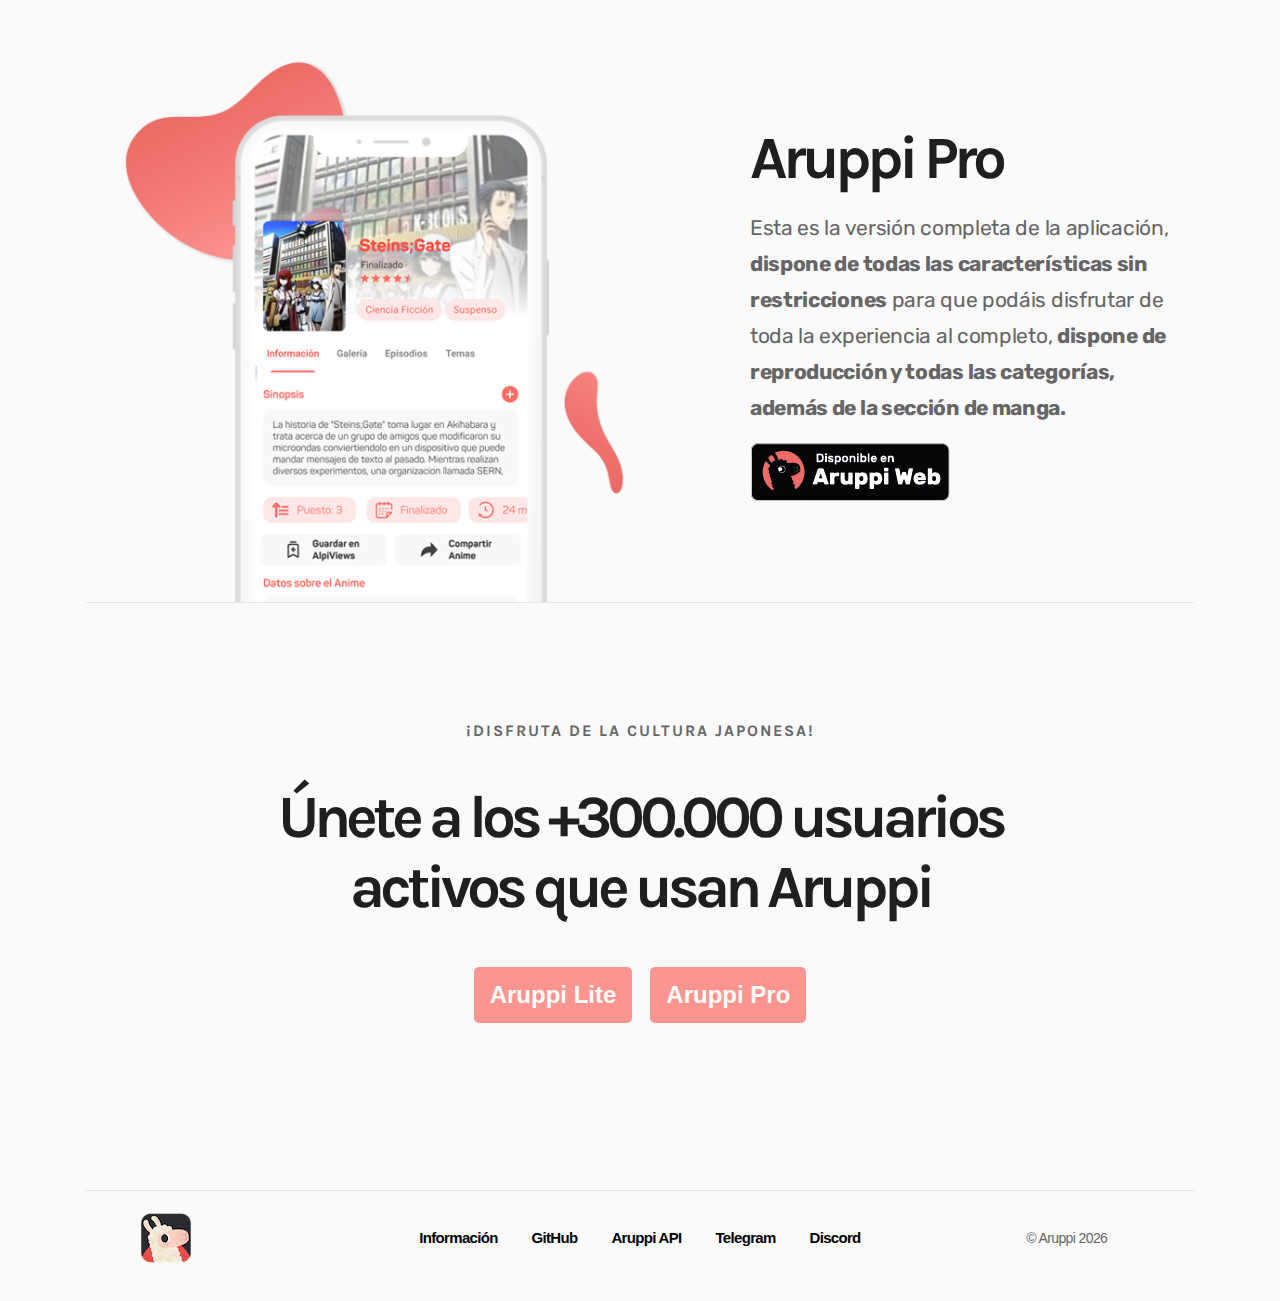
<file: download.html>
<!DOCTYPE html>
<html lang="es">
<head>
    <meta charset="UTF-8">
    <meta name="viewport" content="width=device-width, initial-scale=1.0">
    <meta http-equiv="X-UA-Compatible" content="ie=edge">
    <title>Aruppi Download</title>
    <meta name="description" content="Aruppi es una aplicación totalmente diferente al resto, diseñada por y para fans, en la que podrás ver toda la información de tus animes, mangas y novelas favoritas.">
    <meta name="keywords" content="Aruppi, Anime, Manga, Japon, anime español, otaku, kpop, jpop">
    <link rel="icon" href="./assets/image/favicon.ico">
    <link rel="stylesheet" href="./assets/plugins/bootstrap-4.3.1/css/bootstrap.min.css">
    <link rel="stylesheet" href="./assets/plugins/meanmenu/meanmenu.css">
    <link rel="stylesheet" href="./assets/fonts/ep-icon-fonts/css/ep-font.css">
    <link rel="stylesheet" href="./assets/fonts/fontawesome-5/css/all.min.css">
    <link rel="stylesheet" href="./assets/css/settings.css">
    <link rel="stylesheet" href="./assets/css/style.css">

    <style>
      .card {
        transition: 0.3s;
        background-color: #FC948F;
        border-radius: 5px;
      }

      .container {
        padding: 16px 16px;
      }
      .container h4 {
        color: white;
      }
    </style>

</head>
<body>

    <section class="hero-area">
            <div class="hero-shape">
                <img src="./assets/image/landing-3-shape.svg" alt="" class="w-100">
            </div>
            <div class="container">
                <div class="row">
                    <div class="col-lg-6 col-md-6 order-md-2 order-lg-1">
                            <div class="hero-image">
                                    <img src="./assets/image/hero-phn.png" alt="">
                                </div>
                    </div>

                    <div class="col-lg-5 offset-lg-1 col-md-6 order-md-1 order-lg-2">
                        <div class="hero-left-content">
                            <h1>Todo Japón en una sola app</h1>
                            <p>
                              Aruppi es una aplicación totalmente diferente al resto, diseñada por y para fans, en la que podrás ver toda la información de tus animes, mangas y novelas favoritas.
                            </p>
                        </div>
                    </div>
                </div>
            </div>
        </section>

        <section id='lite' class="about-section-01">
            <div class="container">
                <div class="about-wrapper">
                <div class="row">
                        <div class="col-lg-6 col-md-6 col-xl-5 offset-xl-1 order-1 order-md-2">
                                <div class="about-image-01">
                                    <img src="./assets/image/iPhone-1.png" alt="">
                                </div>
                            </div>

                            <div class="col-lg-6 col-md-6 col-xl-5 order-2 order-md-1">
                                    <div class="about-content">
                                            <h2>Aruppi Lite</h2>
                                            <p>Disponible en tiendas de aplicaciones como <a href="https://play.google.com/store/apps/details?id=com.jeluchu.aruppi"><b>Play Store</b></a> y <a href="https://appgallery7.huawei.com/#/app/C101896801"><b>App Gallery</b></a>, con limitaciones en las características para cumplir con las políticas de las tiendas. <br><br><b>No dispone de visionado de episodios, sección de manga ni de categorías como Yuri, Yaoi o Ecchi</p>
                                            <div class="hero-btns">
                                                <a href="https://play.google.com/store/apps/details?id=com.jeluchu.aruppi" class="google-play">
                                                    <img src="./assets/image/google-play.png" alt="">
                                                </a>
                                                <a href="https://appgallery7.huawei.com/#/app/C101896801" class="apple-store">
                                                    <img src="./assets/image/app-gallery.png" alt="">
                                                </a>
                                            </div>
                                    </div>
                            </div>

                            <div class="col-lg-5 offset-lg-1 col-md-6 order-md-1 order-lg-2">

                            </div>

                    </div>
                </div>

            </div>
        </section>


        <section id="pro" class="about-section-02">
                <div class="container">
                    <div class="about-wrapper">
                    <div class="row">
                            <div class="col-lg-6 order-lg-1 col-md-6 col-xl-6">
                                    <div class="about-image-02">
                                        <img src="./assets/image/iPhone-2.png" alt="">
                                    </div>
                                </div>

                                <div class="col-lg-5 order-lg-2 col-md-6 col-xl-5 offset-xl-1">
                                        <div class="about-content">
                                                <h2>Aruppi Pro</h2>
                                                <p>Esta es la versión completa de la aplicación, <b>dispone de todas las características sin restricciones</b> para que podáis disfrutar de toda la experiencia al completo, <b>dispone de reproducción y todas las categorías, además de la sección de manga.</b></p>
                                                <div class="hero-btns">
                                                    <a href="https://git.jeluchu.xyz/attachments/c910a2f6-f906-4b96-bd7e-bf2c9b64e56f" class="google-play">
                                                        <img src="./assets/image/aruppi-store.png" alt="">
                                                    </a>
                                                </div>
                                        </div>
                                </div>
                        </div>
                    </div>

                </div>
        </section>

      <section class="cta-section">
            <div class="container">
                  <div class="row justify-content-center">
                      <div class="col-lg-8">
                          <div class="cta-content ">
                              <span class="title-top-text">¡Disfruta de la cultura Japonesa!</span>
                              <h2>Únete a los +300.000 usuarios activos que usan Aruppi</h2>
                              <div class="cta-btns">
                                    <a href="#lite" class="apple-store">
                                      <div class="card">
                                        <div class="container">
                                          <h4><b>Aruppi Lite</b></h4>
                                        </div>
                                      </div>
                                        </a>
                                      <a href="#pro" class="google-play">
                                        <div class="card">
                                          <div class="container">
                                            <h4><b>Aruppi Pro</b></h4>
                                          </div>
                                        </div>
                                      </a>
                              </div>
                          </div>
                      </div>
                  </div>
            </div>
      </section>

        <section class="footer-section">
                <div class="container">
                    <div class="footer-bar-wrapper">
                        <div class="row align-items-center text-center">
                          <div class="col-lg-2 col-md-3 ">
                            <div class="footer-icon">
                              <img src="./assets/image/footer-logo.png" alt="">
                            </div>
                          </div>

                          <div class="col-lg-6 col-md-6  offset-lg-1">
                              <ul class="nav footer-nav">
                                  <li class="nav-item">
                                    <a class="nav-link active" href="https://aruppi.jeluchu.com">Información</a>
                                  </li>
                                  <li class="nav-item">
                                    <a class="nav-link" href="https://github.com/aruppi/Aruppi">GitHub</a>
                                  </li>
                                  <li class="nav-item">
                                    <a class="nav-link" href="https://github.com/aruppi/aruppi-api"> Aruppi API</a>
                                  </li>
                                  <li class="nav-item">
                                      <a class="nav-link" href="https://t.me/AruppiApp">Telegram</a>
                                  </li>
                                  <li class="nav-item">
                                      <a class="nav-link" href="https://discord.gg/cTqmbgH">Discord</a>
                                  </li>
                                </ul>
                          </div>

                          <div class="col-lg-3 col-md-3">
                                  <div class="copy-right">
                                      <p>© Aruppi <script>document.write(new Date().getFullYear())</script></p>
                                  </div>
                          </div>

                        </div>
                    </div>

                </div>
        </section>
    </div>

    <script src="./assets/plugins/jquery/jquery.min.js"></script>
    <script src="./assets/plugins/jquery/jquery-migrate.min.js"></script>
    <script src="./assets/plugins/bootstrap-4.3.1/js/bootstrap.bundle.js"></script>
    <script src="./assets/plugins/meanmenu/jquery.meanmenu.js"></script>
    <script src="./assets/js/active.js"></script>
</body>
</html>
</file>
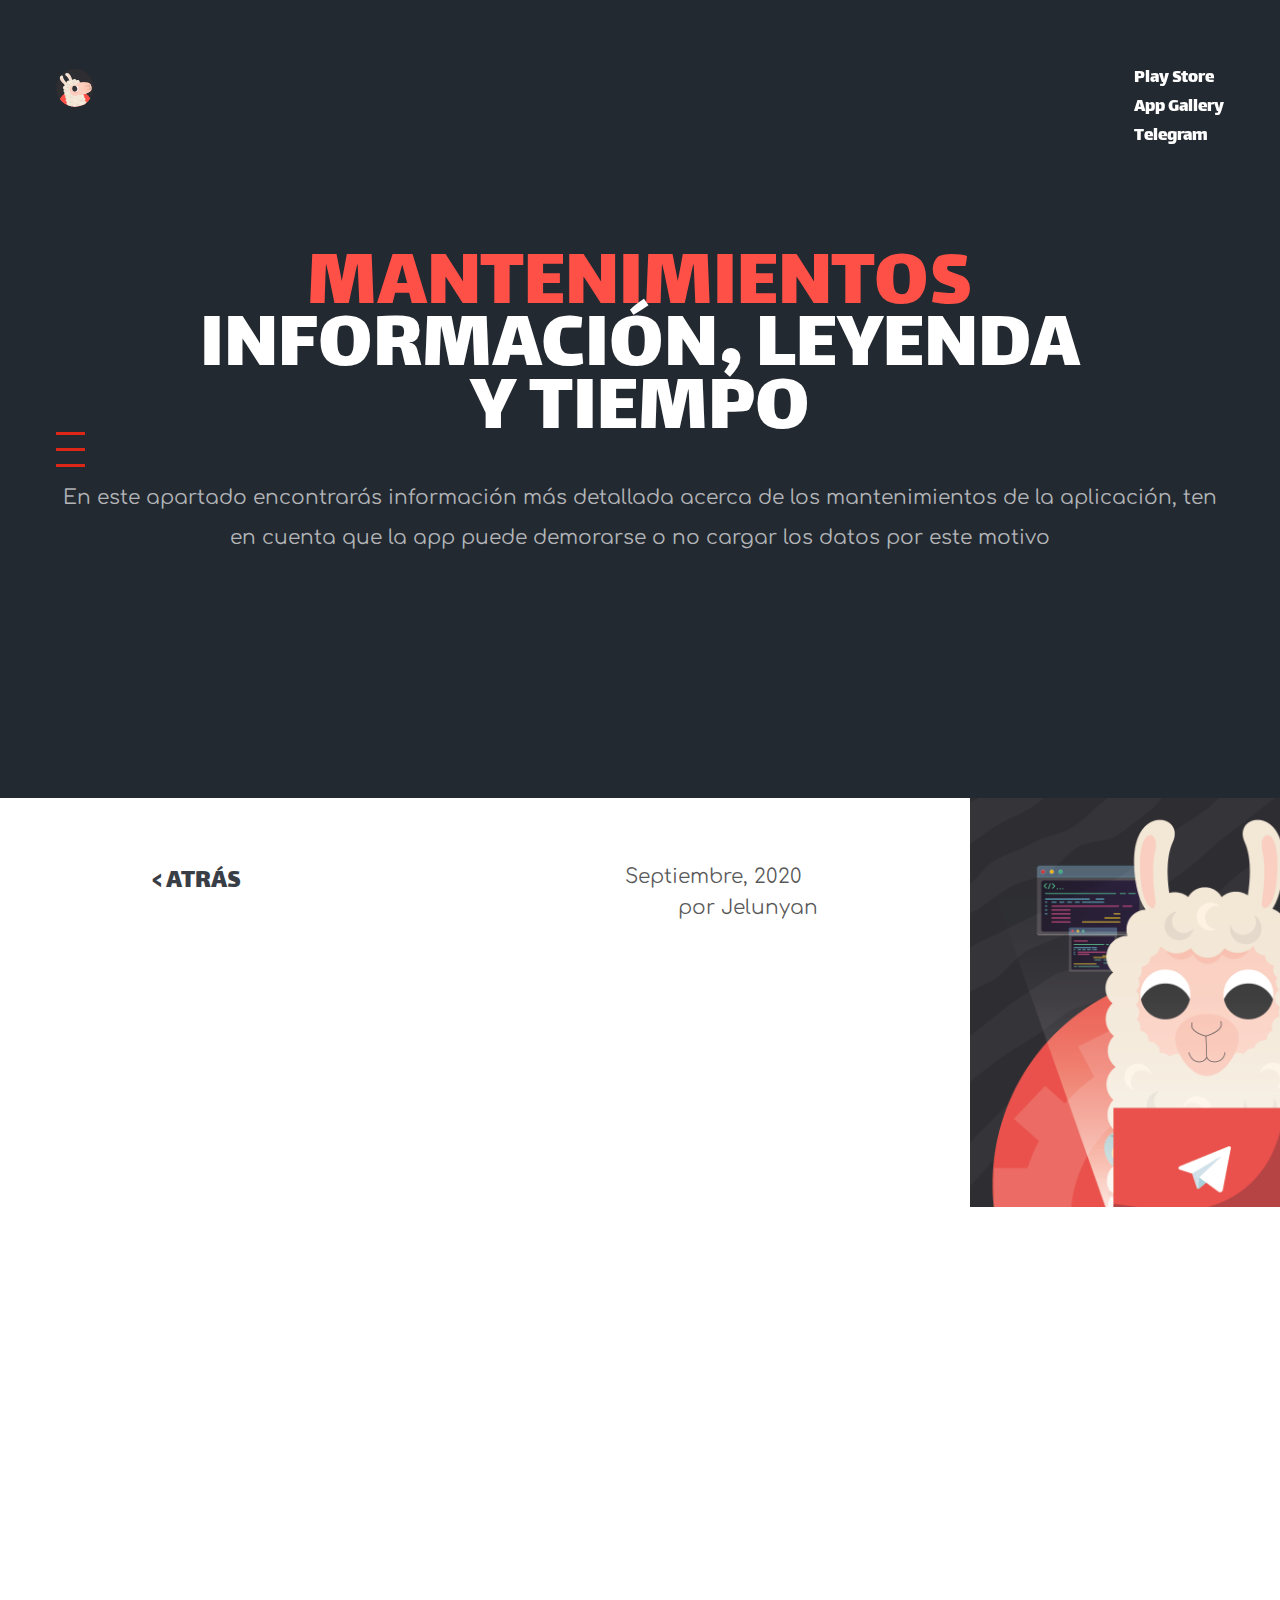
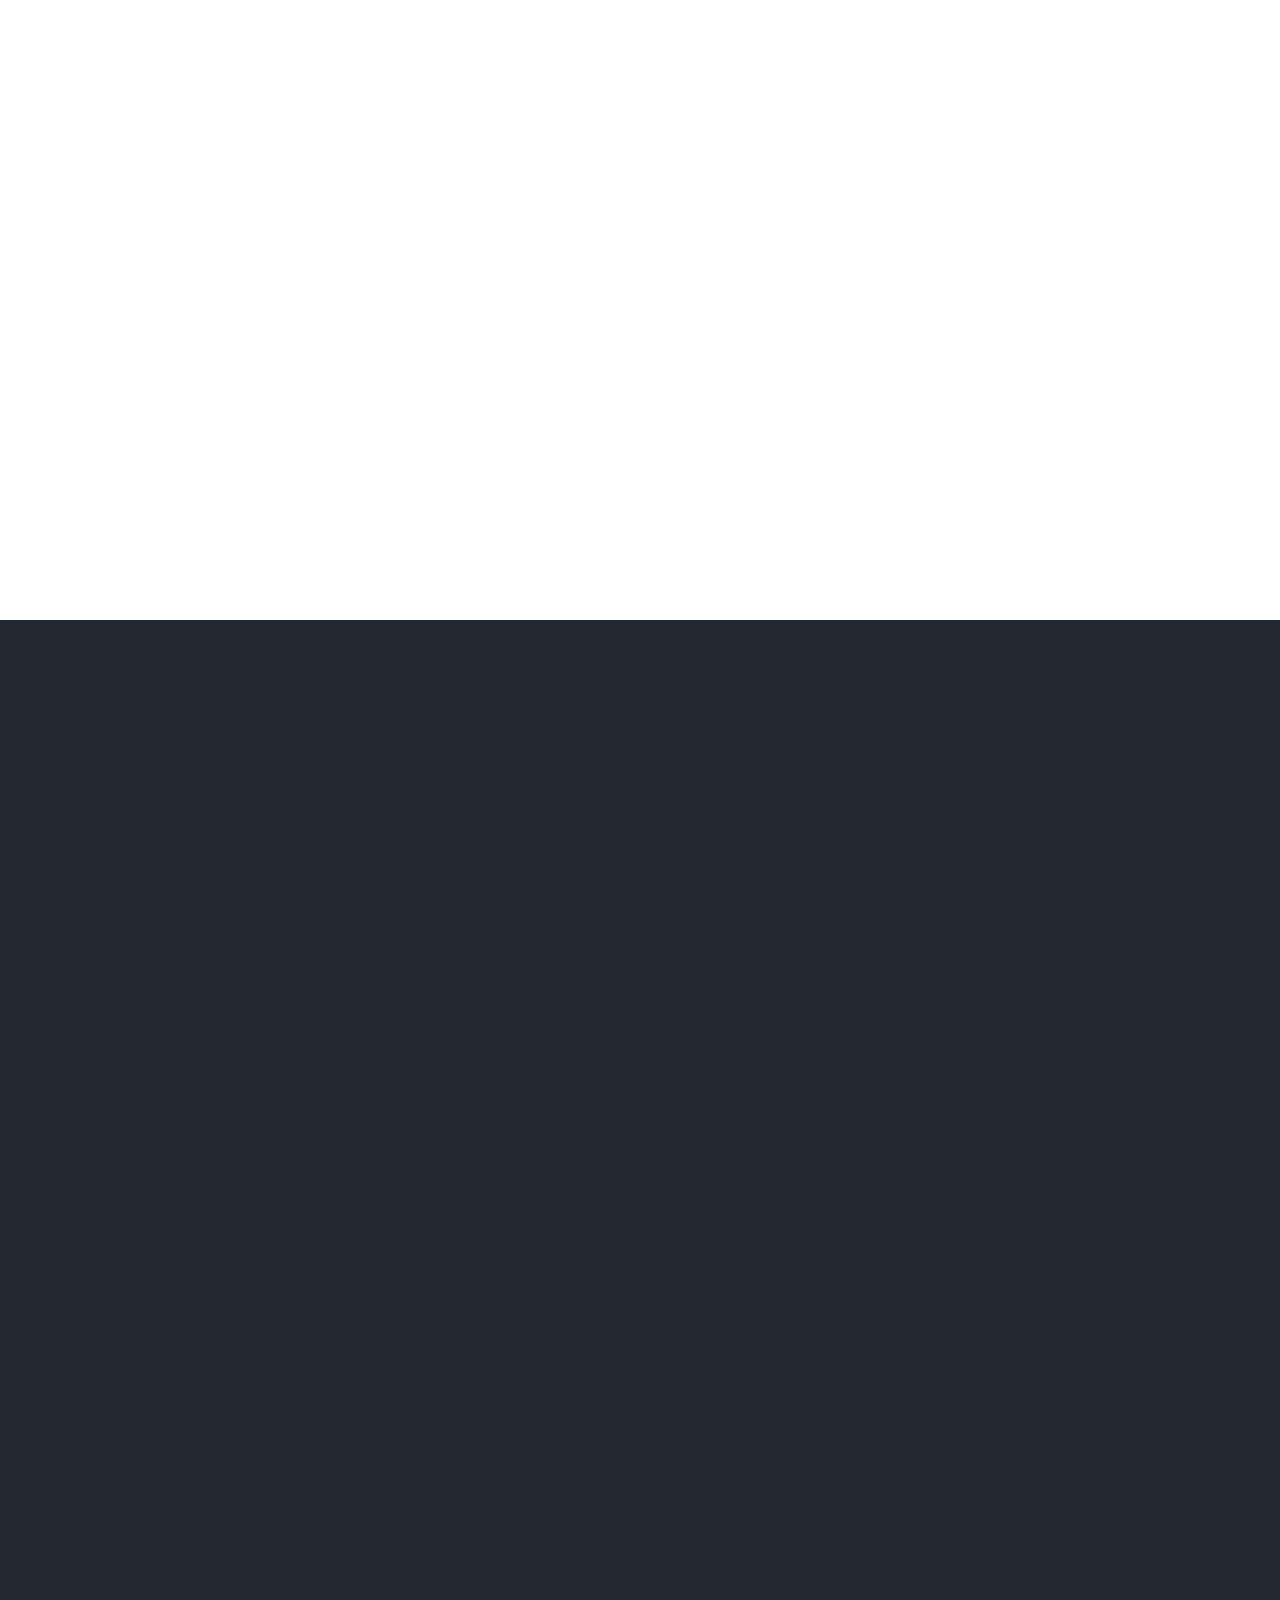
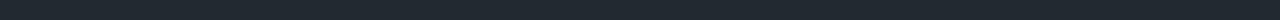
<file: maintenance.html>
<!DOCTYPE html>
<html lang="es">
<head>
    <meta charset="UTF-8">
    <meta name="viewport" content="width=device-width, initial-scale=1.0">
    <title>Aruppi</title>
    <meta name="description" content="Aplicación creada con el fin de proporcionar toda la información de tus animes, mangas y novelas ligeras favoritas">
    <meta name="keywords" content="Anime, Manga, Japón, Anitakume, Android, Kotlin, App, Play Store, Otaku, Otakus, Mangakas, Radio, K-Pop, J-Pop, Podcast, Wallpapers, Wallpaper, Vídeos">

    <link rel="apple-touch-icon" sizes="57x57" href="favicon/apple-icon-57x57.png">
    <link rel="apple-touch-icon" sizes="60x60" href="favicon/apple-icon-60x60.png">
    <link rel="apple-touch-icon" sizes="72x72" href="favicon/apple-icon-72x72.png">
    <link rel="apple-touch-icon" sizes="76x76" href="favicon/apple-icon-76x76.png">
    <link rel="apple-touch-icon" sizes="114x114" href="favicon/apple-icon-114x114.png">
    <link rel="apple-touch-icon" sizes="120x120" href="favicon/apple-icon-120x120.png">
    <link rel="apple-touch-icon" sizes="144x144" href="favicon/apple-icon-144x144.png">
    <link rel="apple-touch-icon" sizes="152x152" href="favicon/apple-icon-152x152.png">
    <link rel="apple-touch-icon" sizes="180x180" href="favicon/apple-icon-180x180.png">
    <link rel="icon" type="image/png" sizes="192x192"  href="favicon/android-icon-192x192.png">
    <link rel="icon" type="image/png" sizes="32x32" href="favicon/favicon-32x32.png">
    <link rel="icon" type="image/png" sizes="96x96" href="favicon/favicon-96x96.png">
    <link rel="icon" type="image/png" sizes="16x16" href="favicon/favicon-16x16.png">
    <link rel="manifest" href="favicon/manifest.json">
    <meta name="msapplication-TileColor" content="#ffffff">
    <meta name="msapplication-TileImage" content="favicon/ms-icon-144x144.png">
    <meta name="theme-color" content="#ffffff">

    <link rel="stylesheet" type="text/css" href="css/bootstrap.min.css">
    <link rel="stylesheet" type="text/css" href="css/fontawesome-all.min.css">
    <link rel="stylesheet" type="text/css" href="css/style.css">
</head>
<body class="inner-page">
<div class="menu-toggle">
    <div class="icon"></div>
</div>
<div class="main-menu">
    <div class="contant-info">
        <div><a href="mailto:infoaruppi@gmail.com">infoaruppi@gmail.com</a></div>
    </div>
    <div class="menu-links">
        <ul>
            <li><a href="index.html">Inicio</a></li>
            <li><a href="about.html">Equipo</a></li>
            <li><a href="blog.html">Blog</a></li>
            <li><a href="contact.html">Escribe</a></li>
        </ul>
    </div>
    <div class="social-media">
      <div class="social-link-holder"><a href="https://play.google.com/store/apps/details?id=com.jeluchu.aruppi">Play Store</a></div>
      <div class="social-link-holder"><a href="https://appgallery7.huawei.com/#/app/C101896801">App Gallery</a></div>
      <div class="social-link-holder"><a href="https://t.me/AruppiApp">Telegram</a></div>
    </div>
</div>
<nav class="container-fluid cnav">
    <div class="row">
        <div class="col">
            <div class="logo-holder">
                <a href="index.html"><img class="logo" src="images/logo.svg" alt="Aruppi"></a>
            </div>
        </div>
        <div class="col text-right">
            <div class="social-media">
                <div class="social-link-holder"><a href="https://play.google.com/store/apps/details?id=com.jeluchu.aruppi">Play Store</a></div>
                <div class="social-link-holder"><a href="https://appgallery7.huawei.com/#/app/C101896801">App Gallery</a></div>
                <div class="social-link-holder"><a href="https://t.me/AruppiApp">Telegram</a></div>
            </div>
        </div>
    </div>
</nav>
<header class="container-fluid header">
    <div class="row">
        <div class="col">
            <div class="lg-text">
                <span class="other-color">Mantenimientos</span><br>
                <span>Información, leyenda</span><br>
                <span>y tiempo</span>
            </div>
            <div class="normal-text">
                <p>En este apartado encontrarás información más detallada acerca de los mantenimientos de la aplicación, ten en cuenta que la app puede demorarse o no cargar los datos por este motivo</p>
            </div>
        </div>
    </div>
</header>
<div class="container-fluid post-section">
    <div class="row">
        <div class="col">
            <div class="post-header">
                <div class="text-holder">
                    <div class="post-info-holder">
                        <div class="link-holder">
                            <a href="blog.html">&#x3C; Atrás</a>
                        </div>
                        <div class="post-info">
                            <div class="date">Septiembre, 2020</div>
                            <div class="auther">por Jelunyan</div>
                        </div>
                    </div>
                    <div class="title">Mantenimientos</div>
                    <div class="text">Los mantenimientos son externos a la aplicación, pero si que afectan al funcionamiento de la misma. Es por eso que cuándo están activados os pedimos paciencia, ya que el uso de la app puede verse afectado durante este proceso</div>
                </div>
                <div class="img-holder">
                    <img src="images/post4.png" alt="">
                </div>
            </div>
            <div class="post-content">
              <h1>Tipos de mantenimientos</h1>
              <ul>
                <li type="disc"><b>Por actualización de la app:</b> En este tiempo de mantenimiento los servicios se preparan para la nueva actualización</li>
                <li type="disc"><b>Por correcciones en los servicios:</b> La API de la aplicación requiere mantenimiento o se está realizando una actualización de la misma</li>
                <li type="disc"><b>Por mantenimiento general del servidor principal:</b> La API está alojada en un servidor, y esto requiere de mantenimiento para que todo funcione correctamente, por lo que el uso de la app se puede ver afectado</li>
                <li type="disc"><b>Otros motivos:</b> Se ha detectado alguna anomalía en la API y se está investigando el problema</li>
              </ul>
              <br><br>
                <h1>Tiempo de mantenimientos</h1>
                <p>
                  Los tiempos del mantenimiento depende de las labores que se tengan que realizar,
                  si es de gran escala la duración será larga y tal vez provoque algunos problemas temporales en el servicio de la app.
                  Por regla general, se intenta evitar que la app deje de dar servicio general, pero si se diera el caso pedimos comprensión en dichas labores,
                  puesto que es para mejorar la velocidad y el servicio de la app.<br><br>
                  En los casos de actualizaciones, suele variar dependiendo de lo que tarde Google o Huawei en revissar la nueva versión,
                  dependiendo de eso influirá, puesto que el mantenimiento puede llevar menos tiempo, pero la actualización se demore
                  un poco más en salir, pero como siempre os iremos informando por nuestras redes sociales.
                </p>
            </div>
        </div>
    </div>
</div>
<!-- <div class="container-fluid other-content">
    <div class="row">
        <div class="col">
            <div class="lg-text">Estado de los servicios</div>
            <div class="normal-text">
                <p>
                  Aquí puedes revisar el estado de los servicios<br>
                  y ver si alguno tiene incidencias
                </p>
            </div>
            <div class="btn-holder">
                <a href="https://play.google.com/apps/testing/com.jeluchu.aruppi" class="cr-btn ex-padding">Únete a la beta</a>
            </div>
        </div>
    </div>
</div> -->
<footer class="container-fluid footer">
    <div class="row">
        <div class="col">
            <div class="lg-text">
                <span>Errores, problemas y</span><br>
                <span>sugerencias</span>
            </div>
            <div class="normal-text">
                <p>No esperes más, contacta con nosotros<br>escucharemos los problemas relacionados con la app<br>además de escuchar las sugerencias para mejorar</p>
            </div>
        </div>
    </div>
    <div class="row">
        <div class="col">
            <div class="contact-info-holder">
                <div class="title">MÉTODOS DE CONTACTO</div>
                <div class="contact-info">OFICIALES</div>
            </div>
        </div>
        <div class="col">
            <div class="contact-info-holder">
                <div class="title">E-mail</div>
                <div class="contact-info"><a href="mailto:infoaruppi@gmail.com">infoaruppi@gmail.com</a></div>
                <div class="social-media">
                  <div class="social-link-holder"><a href="https://play.google.com/store/apps/details?id=com.jeluchu.aruppi">Play Store</a></div>
                  <div class="social-link-holder"><a href="https://appgallery7.huawei.com/#/app/C101896801">App Gallery</a></div>
                  <div class="social-link-holder"><a href="https://t.me/AruppiApp">Telegram</a></div>
                </div>
            </div>
        </div>
    </div>
</footer>
<script src="js/jquery.min.js"></script>
<script src="js/popper.min.js"></script>
<script src="js/bootstrap.min.js"></script>
<script src="js/anime.min.js"></script>
<script src="js/scrollreveal.min.js"></script>
<script src="js/main.js"></script>
</body>
</html>
</file>
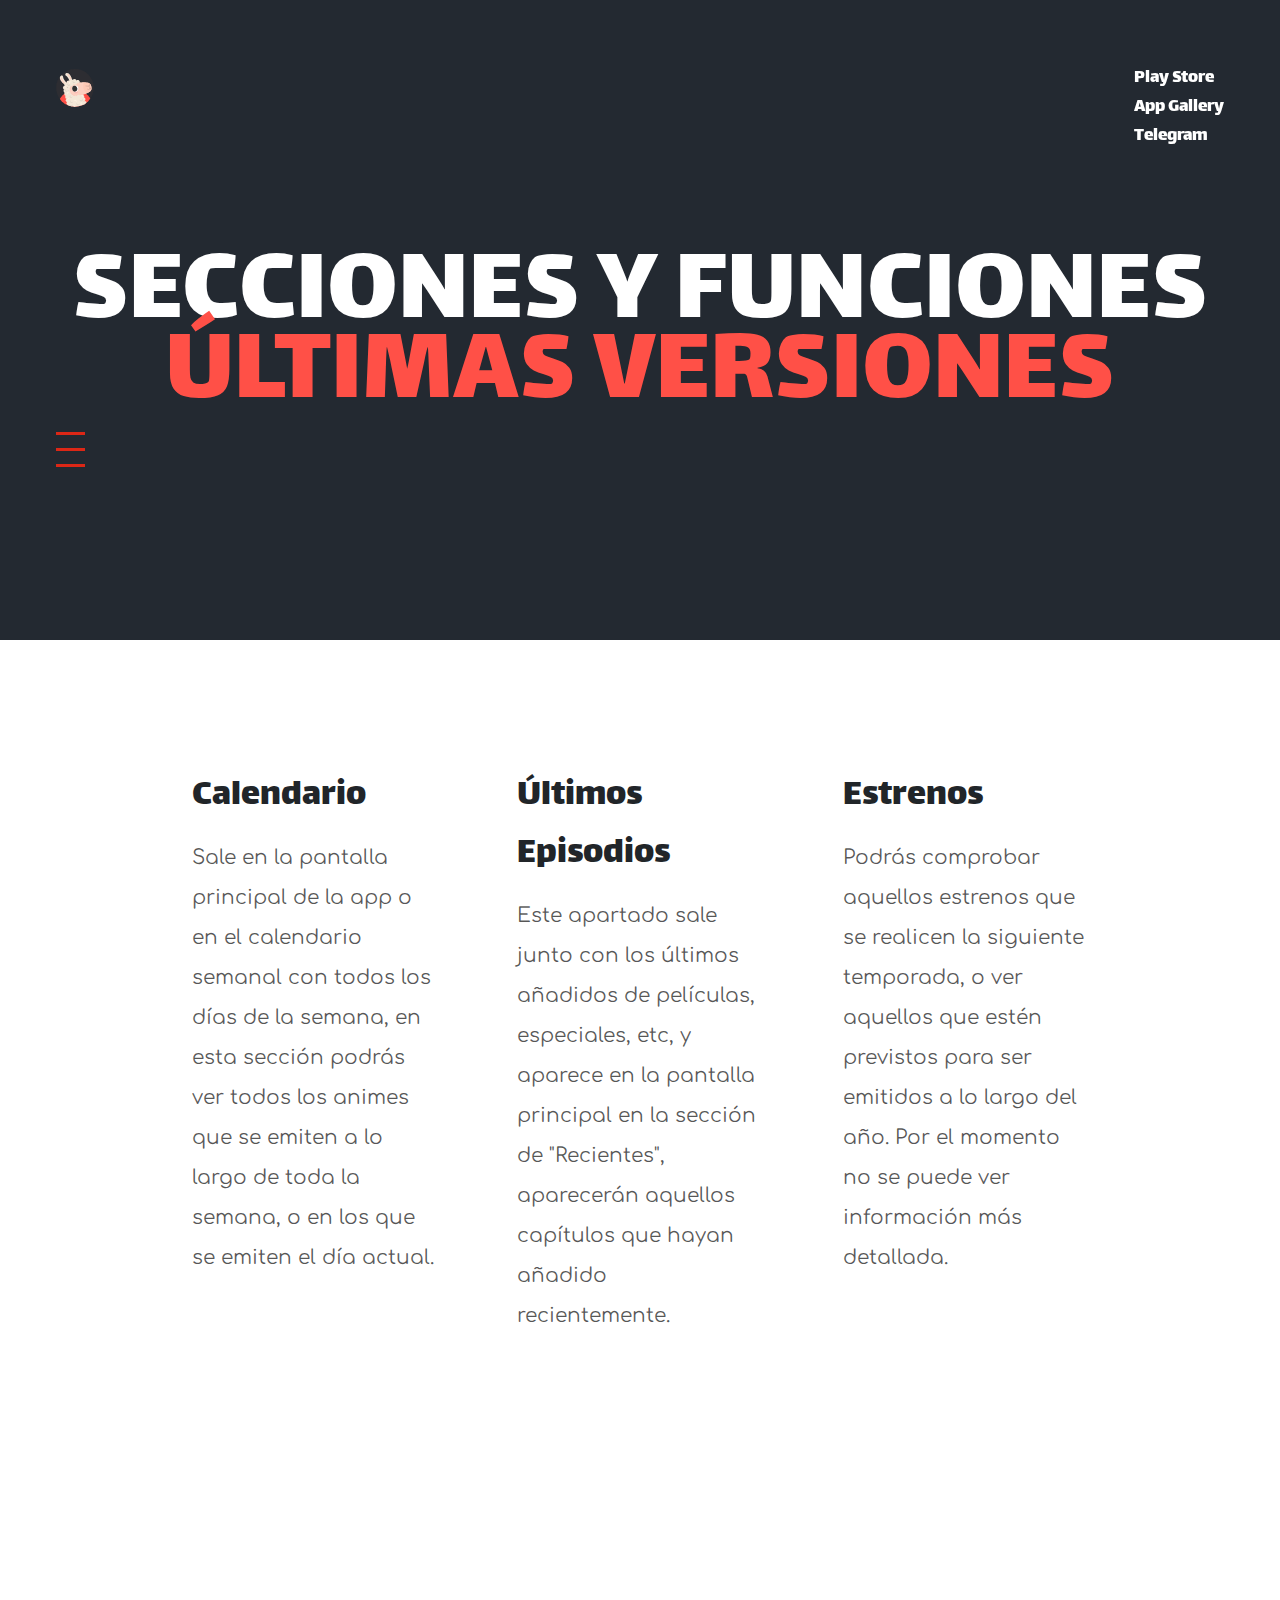
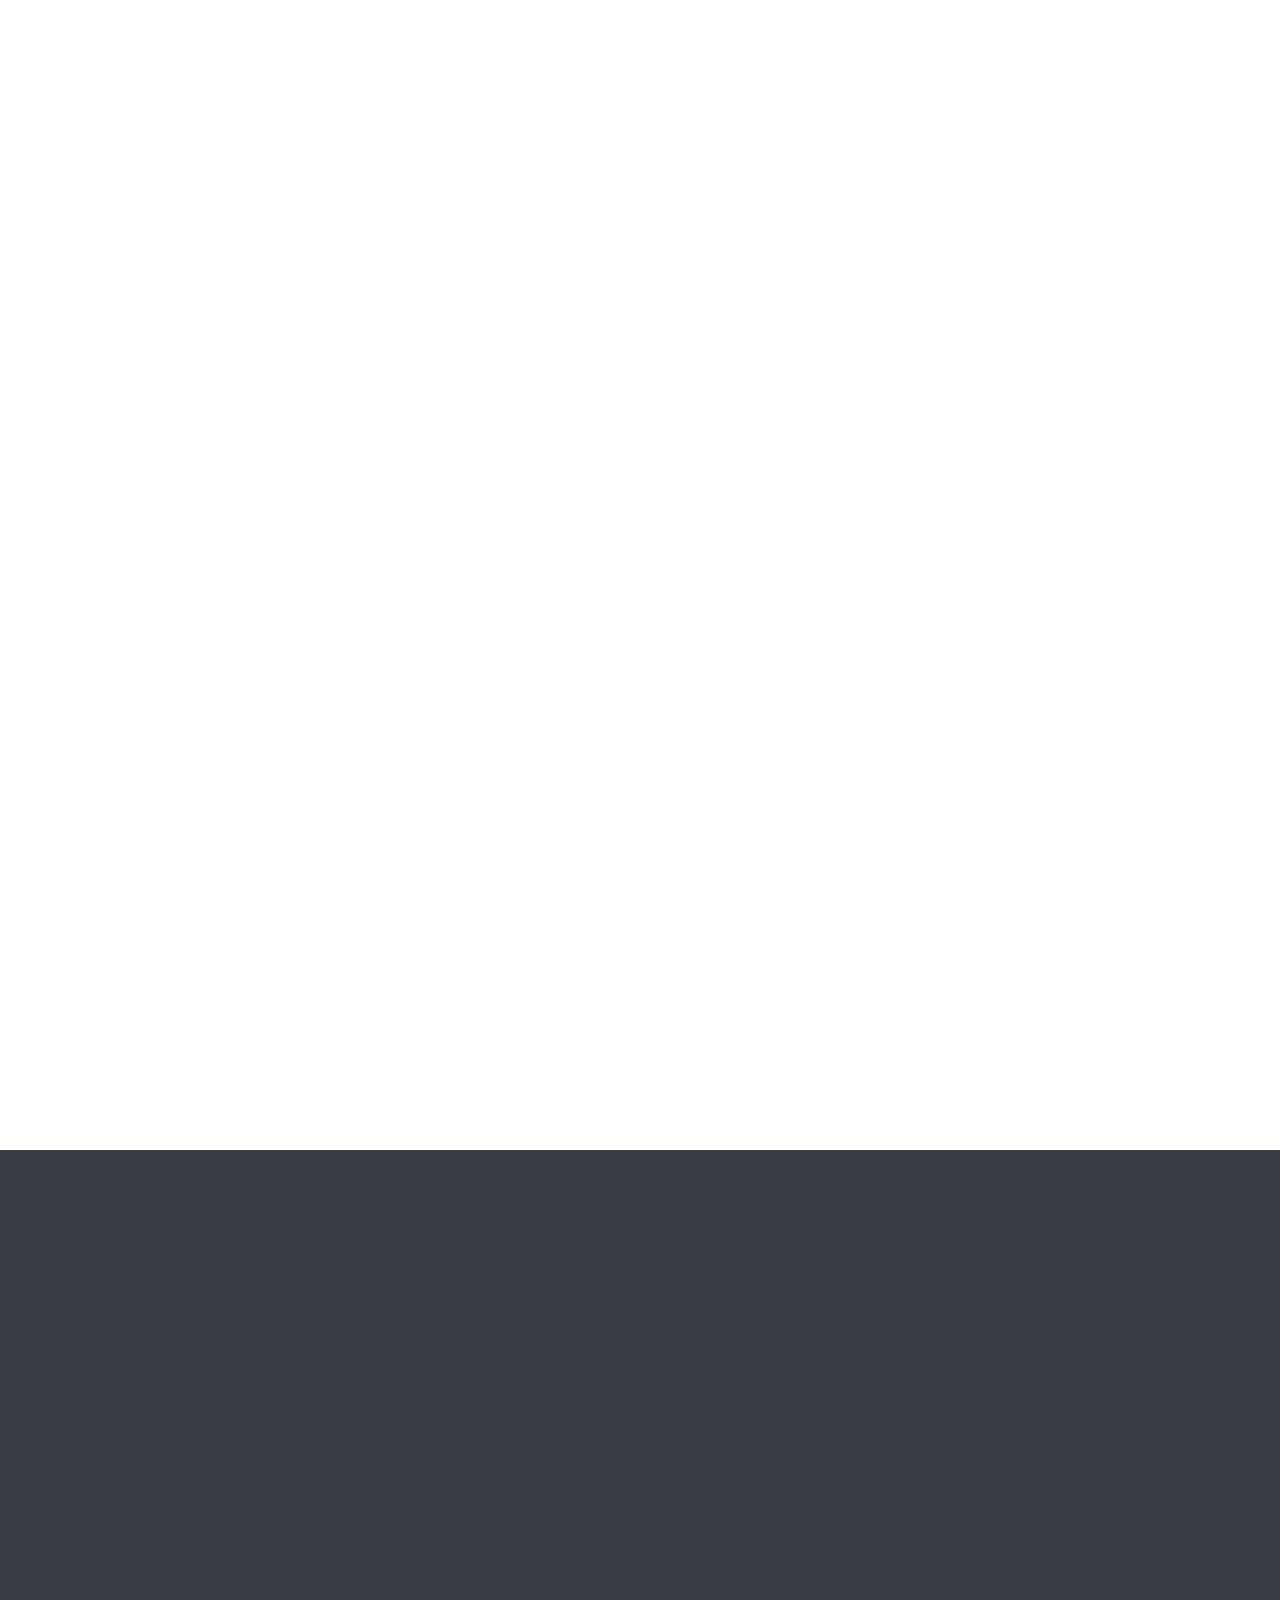
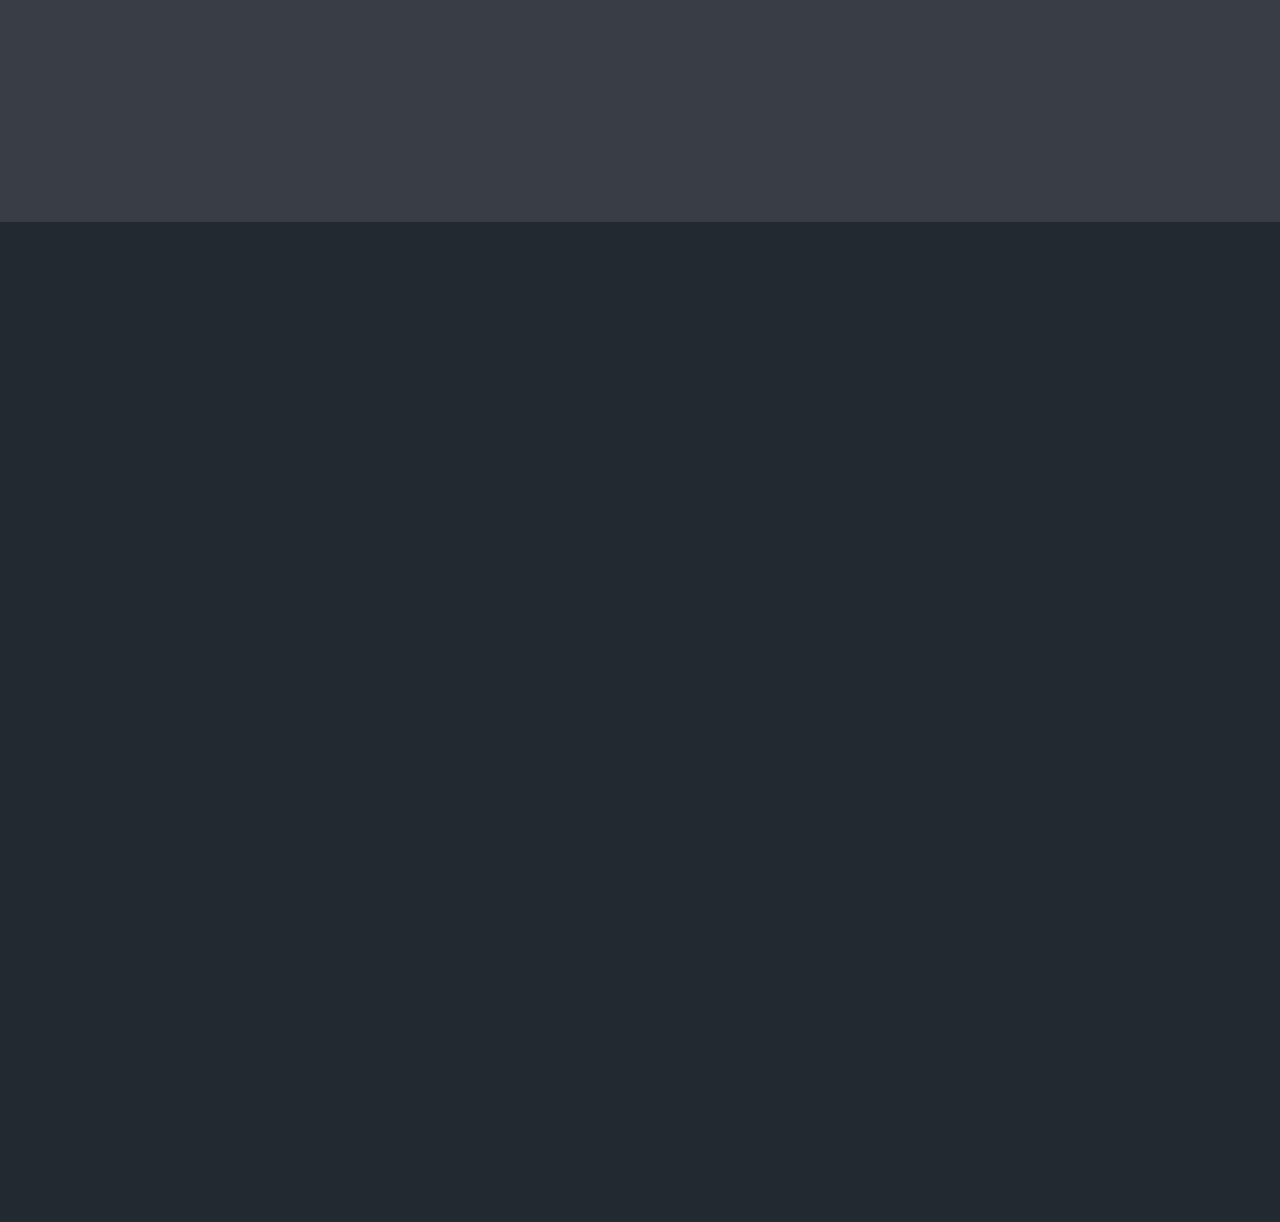
<file: sections.html>
<!DOCTYPE html>
<html lang="es">
<head>
    <meta charset="UTF-8">
    <meta name="viewport" content="width=device-width, initial-scale=1.0">
    <title>Aruppi</title>
    <meta name="description" content="Aplicación creada con el fin de proporcionar toda la información de tus animes, mangas y novelas ligeras favoritas">
    <meta name="keywords" content="Anime, Manga, Japón, Anitakume, Android, Kotlin, App, Play Store, Otaku, Otakus, Mangakas, Radio, K-Pop, J-Pop, Podcast, Wallpapers, Wallpaper, Vídeos">

    <link rel="apple-touch-icon" sizes="57x57" href="favicon/apple-icon-57x57.png">
    <link rel="apple-touch-icon" sizes="60x60" href="favicon/apple-icon-60x60.png">
    <link rel="apple-touch-icon" sizes="72x72" href="favicon/apple-icon-72x72.png">
    <link rel="apple-touch-icon" sizes="76x76" href="favicon/apple-icon-76x76.png">
    <link rel="apple-touch-icon" sizes="114x114" href="favicon/apple-icon-114x114.png">
    <link rel="apple-touch-icon" sizes="120x120" href="favicon/apple-icon-120x120.png">
    <link rel="apple-touch-icon" sizes="144x144" href="favicon/apple-icon-144x144.png">
    <link rel="apple-touch-icon" sizes="152x152" href="favicon/apple-icon-152x152.png">
    <link rel="apple-touch-icon" sizes="180x180" href="favicon/apple-icon-180x180.png">
    <link rel="icon" type="image/png" sizes="192x192"  href="favicon/android-icon-192x192.png">
    <link rel="icon" type="image/png" sizes="32x32" href="favicon/favicon-32x32.png">
    <link rel="icon" type="image/png" sizes="96x96" href="favicon/favicon-96x96.png">
    <link rel="icon" type="image/png" sizes="16x16" href="favicon/favicon-16x16.png">
    <link rel="manifest" href="favicon/manifest.json">
    <meta name="msapplication-TileColor" content="#ffffff">
    <meta name="msapplication-TileImage" content="favicon/ms-icon-144x144.png">
    <meta name="theme-color" content="#ffffff">

    <link rel="stylesheet" type="text/css" href="css/bootstrap.min.css">
    <link rel="stylesheet" type="text/css" href="css/fontawesome-all.min.css">
    <link rel="stylesheet" type="text/css" href="css/style.css">
</head>
<body>
<div class="menu-toggle">
    <div class="icon"></div>
</div>
<div class="main-menu">
    <div class="contant-info">
        <div><a href="mailto:infoaruppi@gmail.com">infoaruppi@gmail.com</a></div>
    </div>
    <div class="menu-links">
        <ul>
            <li><a href="index.html">Inicio</a></li>
            <li><a href="about.html">Equipo</a></li>
            <li><a href="blog.html">Blog</a></li>
            <li><a href="contact.html">Escribe</a></li>
        </ul>
    </div>
    <div class="social-media">
      <div class="social-link-holder"><a href="https://play.google.com/store/apps/details?id=com.jeluchu.aruppi">Play Store</a></div>
      <div class="social-link-holder"><a href="https://appgallery7.huawei.com/#/app/C101896801">App Gallery</a></div>
      <div class="social-link-holder"><a href="https://t.me/AruppiApp">Telegram</a></div>
    </div>
</div>
<nav class="container-fluid cnav">
    <div class="row">
        <div class="col">
            <div class="logo-holder">
                <a href="index.html"><img class="logo" src="images/logo.svg" alt="Aruppi"></a>
            </div>
        </div>
        <div class="col text-right">
            <div class="social-media">
                <div class="social-link-holder"><a href="https://play.google.com/store/apps/details?id=com.jeluchu.aruppi">Play Store</a></div>
                <div class="social-link-holder"><a href="https://appgallery7.huawei.com/#/app/C101896801">App Gallery</a></div>
                <div class="social-link-holder"><a href="https://t.me/AruppiApp">Telegram</a></div>
            </div>
        </div>
    </div>
</nav>
<header class="container-fluid header">
    <div class="row">
        <div class="col">
            <div class="extra-lg-text">
                <span>SECCIONES Y FUNCIONES</span><br>
                <span class="other-color">ÚLTIMAS VERSIONES</span>
            </div>
        </div>
    </div>
</header>
<div class="container-fluid process-section">
    <!-- <div class="row">
        <div class="col">
            <div class="lg-text"><span class="other-color">Idea principal</span></div>
            <div class="normal-text">
                <p>
                  En la actualidad, no se dispone de una plataforma en la que se pueda disfrutar<br>de toda la cultura nipona en un solo sitio, es por eso que de ahí nació la idea de crear "Aruppi".
                  Una aplicación móvil que pudiera ofrecer toda la información de las series, manga, estrenos, novedades,<br>gastronomía, eventos y muchas otras cosas más en un solo sitio.<br><br>
                  Nosotros, como fans que somos de la cultura nipona, el anime y el manga, pensamos que si todas las distribuidoras se unieran para hacer una única plataforma de anime y manga
                  podría llegar a salir un proyecto bastante interesante, y que además a la gente le gustaría. En vistas de que parece que eso por el momento no llega, o simplemente salen plataformas
                  que fallan continuamente o simplemente están betadas en nuestro país, decidimos desarrollar una aplicación móvil que englobe todo eso.<br><br>
                  Una aplicación que tuviera cultura nipona (lugares desconocidos de japón, gastronomía, idioma), anime, manga, música, radio, imágenes, etc. Todo para disfrutar en un solo sitio
                  de todo el contenido que más nos gusta. No queremos perjudicar a nadie con esta aplicación, nosotros somos los primeros que compramos DVD's, merchan, mangas, y otro tipo de objetos
                  oficiales que se venden, es por eso que queremos realizar un apartado dentro de la app con todas las distribuidoras, editoriales y artistas, enlazando a sus respectivos sitios web,
                  o redes sociales para que la gente pueda acceder a sus tiendas on-line y poder fomentar el consumo.<br><br>
                  Nosotros no queremos ganar dinero con este proyecto, es por eso que la app es totalmente gratuita y sin anuncios. Somos programadores que queremos seguir aprendiendo las nuevas
                  tecnologías y lenguajes de programación, porque como ya sabréis, al ser desarrolladores necesitamos reciclarnos y estar en contínuo aprendizaje todo el tiempo, ya que cada poco tiempo
                  salen cosas nuevas, cambian otras tantas, y tenemos que estar al día para poder mejorar en nuestros empleos y desarrollos, creciendo así como personas.
                </p>
            </div>
        </div>
    </div> -->
    <div class="row">
        <div class="col-md-4">
            <div class="text-box">
                <div class="title">Calendario</div>
                <p>
                  Sale en la pantalla principal de la app o en el calendario semanal con todos los días
                  de la semana, en esta sección podrás ver todos los animes que se emiten a lo largo
                  de toda la semana, o en los que se emiten el día actual.
                </p>
            </div>
        </div>
        <div class="col-md-4">
            <div class="text-box">
                <div class="title">Últimos Episodios</div>
                <p>
                  Este apartado sale junto con los últimos añadidos de películas, especiales, etc, y aparece
                  en la pantalla principal en la sección de "Recientes", aparecerán aquellos capítulos que
                  hayan añadido recientemente.
                </p>
            </div>
        </div>
        <div class="col-md-4">
            <div class="text-box">
                <div class="title">Estrenos</div>
                <p>
                  Podrás comprobar aquellos estrenos que se realicen la siguiente temporada, o ver aquellos
                  que estén previstos para ser emitidos a lo largo del año. Por el
                  momento no se puede ver información más detallada.
                </p>
            </div>
        </div>
    </div>
    <div class="row">
        <div class="col-md-4">
            <div class="text-box">
                <div class="title">Noticias</div>
                <p>
                  Toda la información diaria sobre anime, manga y cultura nipona, que realizan en diversas páginas,
                  <a href="https://www.crunchyroll.com/es-es">Crunchyroll, </a><a href="https://somoskudasai.com/">SomosKudasai, </a><a href="https://elpalomitron.com/category/animemanga/">Palomitron</a>
                   y <a href="https://ramenparados.com/">Ramen para Dos.</a> Que tendréis disponibles dentro de la aplicación y en el modo offline
                </p>
            </div>
        </div>
        <div class="col-md-4">
            <div class="text-box">
                <div class="title">PodCast y Radio</div>
                <p>
                  Podréis escuchar podcast de <a href="https://www.ivoox.com/podcast-anitakume_sq_f1660716_1.html">Anitakume</a> dentro de la aplicación,
                  además de contar con alrededor de 75 emisoras de radio de música (K-Pop, J-Pop, Vocaloid...) además de contar con una emisora para
                  aprender japonés
                </p>
            </div>
        </div>
        <div class="col-md-4">
            <div class="text-box">
                <div class="title">Rankings</div>
                <p>
                  Comprueba en que posición del ranking está tu serie de Anime con las diversas categorías de ranks.
                  Próximamente también los rankings de los Mangas, además de incluir datos de los productores y/o estudios
                </p>
            </div>
        </div>
    </div>
    <div class="row">
        <div class="col-md-4">
            <div class="text-box">
                <div class="title">Vídeos</div>
                <p>
                  Dentro de la aplicación también se podrán ver algunos vídeos de los canales de YouTube que hablan
                  o tratan cosas acerca de la cultura nipona, el anime o el manga. Próximamente también
                  ops y ends
                </p>
            </div>
        </div>
        <div class="col-md-4">
            <div class="text-box">
                <div class="title">Próximamente</div>
                <p>
                  El futuro es vuestro y decidis que mejorar en la aplicación o que incluir, nosotros tenemos
                  pensadas futuras secciones que iremos desarrollando también, pero si tenéis sugerencias,
                  contactad con nosotros.
                </p>
            </div>
        </div>
    </div>
</div>
<div class="container-fluid other-content">
    <div class="row">
        <div class="col">
            <div class="lg-text">Novedades sobre<br>el desarrollo</div>
            <div class="normal-text">
                <p>
                  Entérate antes que nadie de las novedades y futuras características de la app<br>
                  además de poder participar en las posibles encuestas de nuevas funciones<br>
                  o incluso proponer mejoras de la app
                </p>
            </div>
            <div class="btn-holder">
                <a href="https://t.me/AruppiApp" class="cr-btn ex-padding">Canal de Telegram</a>
            </div>
        </div>
    </div>
</div>
<footer class="container-fluid footer">
    <div class="row">
        <div class="col">
            <div class="lg-text">
                <span>Errores, problemas y</span><br>
                <span>sugerencias</span>
            </div>
            <div class="normal-text">
                <p>No esperes más, contacta con nosotros<br>escucharemos los problemas relacionados con la app<br>además de escuchar las sugerencias para mejorar</p>
            </div>
        </div>
    </div>
    <div class="row">
        <div class="col">
            <div class="contact-info-holder">
                <div class="title">MÉTODOS DE CONTACTO</div>
                <div class="contact-info">OFICIALES</div>
            </div>
        </div>
        <div class="col">
            <div class="contact-info-holder">
                <div class="title">E-mail</div>
                <div class="contact-info"><a href="mailto:infoaruppi@gmail.com">infoaruppi@gmail.com</a></div>
                <div class="social-media">
                  <div class="social-link-holder"><a href="https://play.google.com/store/apps/details?id=com.jeluchu.aruppi">Play Store</a></div>
                  <div class="social-link-holder"><a href="https://appgallery7.huawei.com/#/app/C101896801">App Gallery</a></div>
                  <div class="social-link-holder"><a href="https://t.me/AruppiApp">Telegram</a></div>
                </div>
            </div>
        </div>
    </div>
</footer>
<script src="js/jquery.min.js"></script>
<script src="js/popper.min.js"></script>
<script src="js/bootstrap.min.js"></script>
<script src="js/anime.min.js"></script>
<script src="js/scrollreveal.min.js"></script>
<script src="js/main.js"></script>
</body>
</html>
</file>
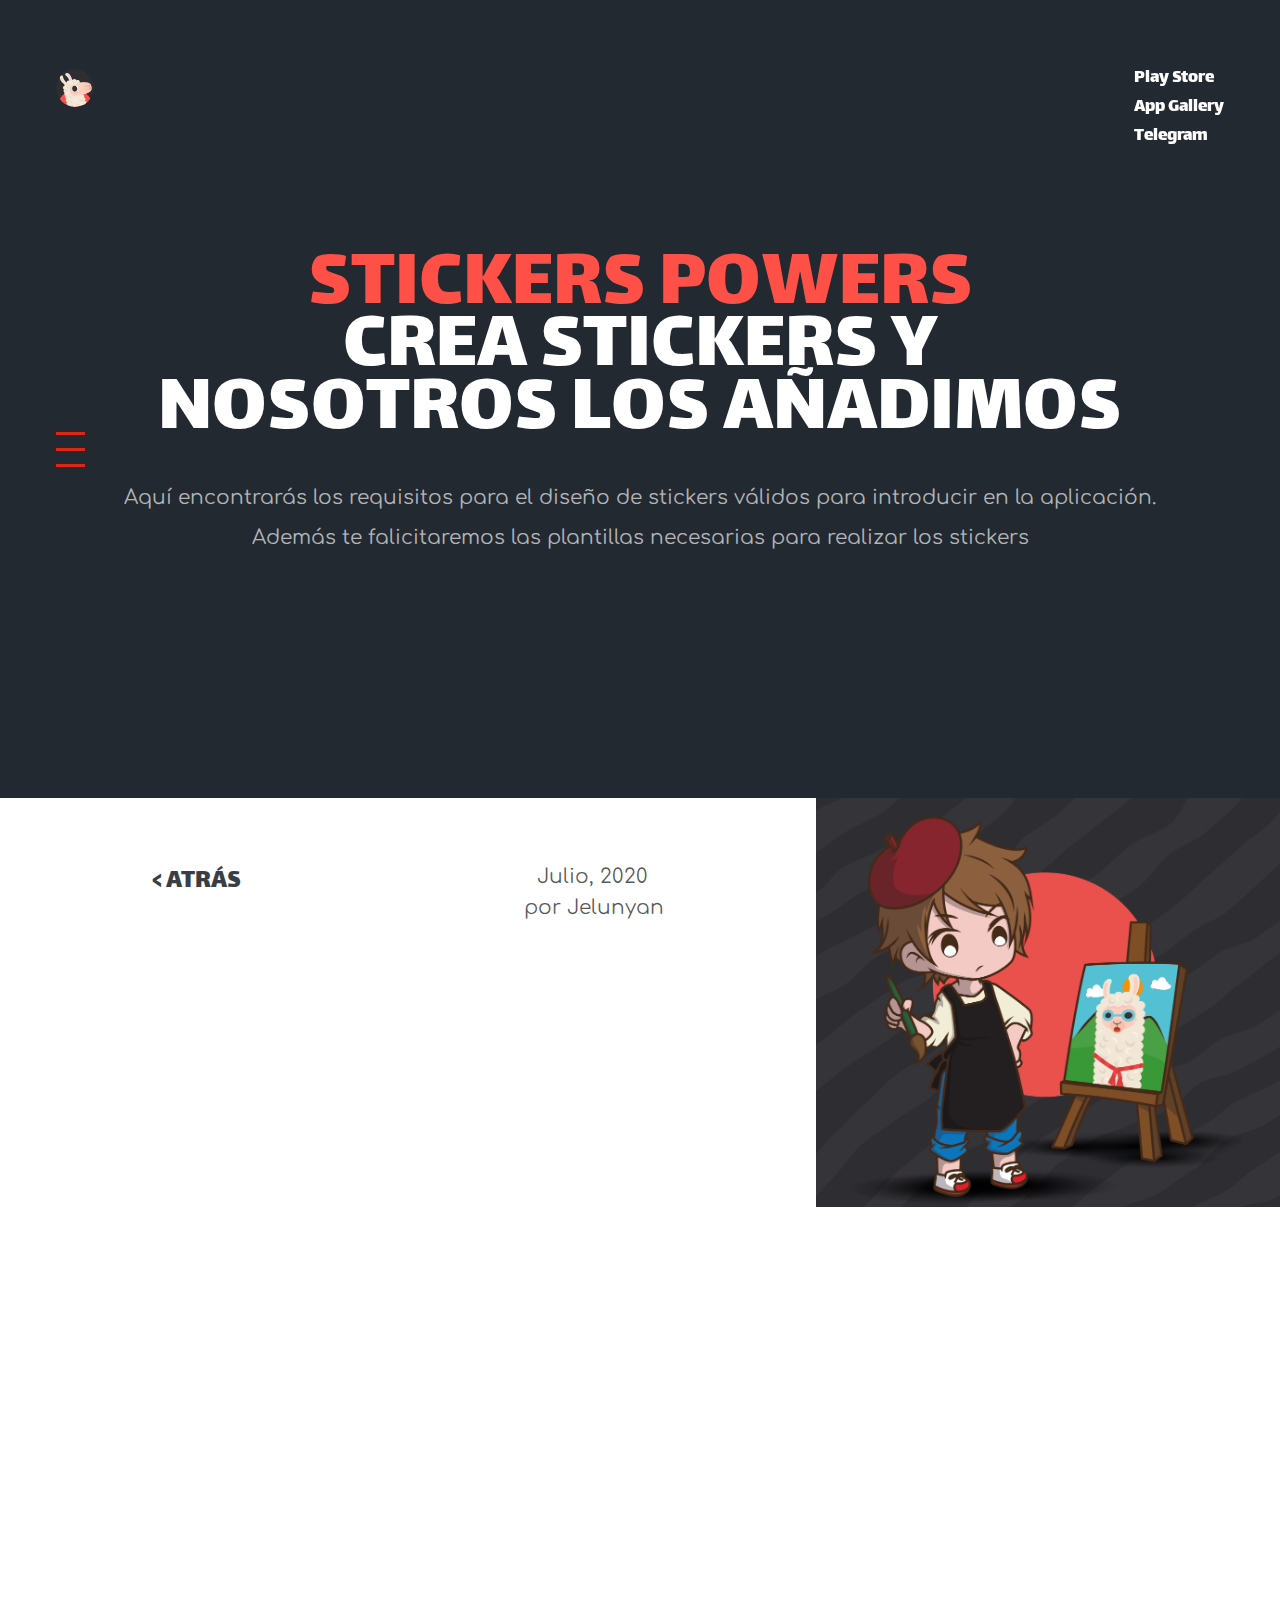
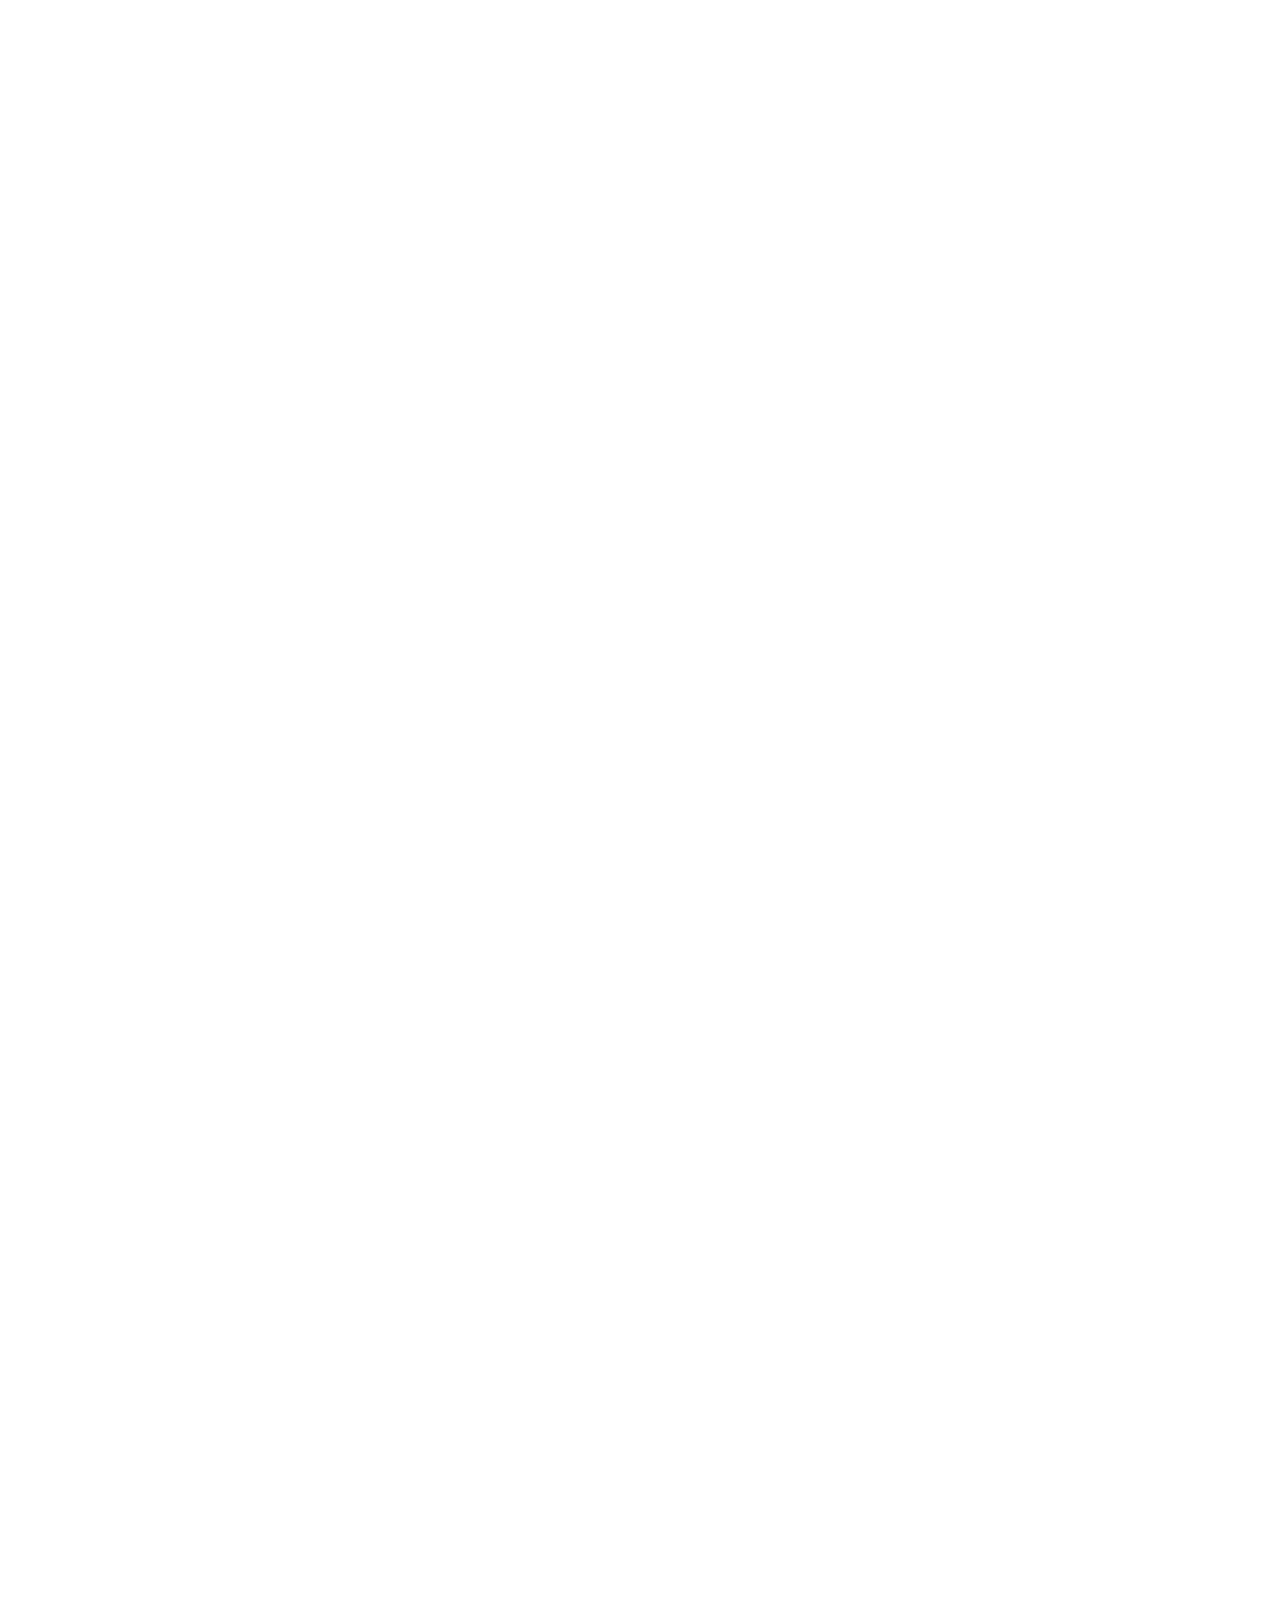
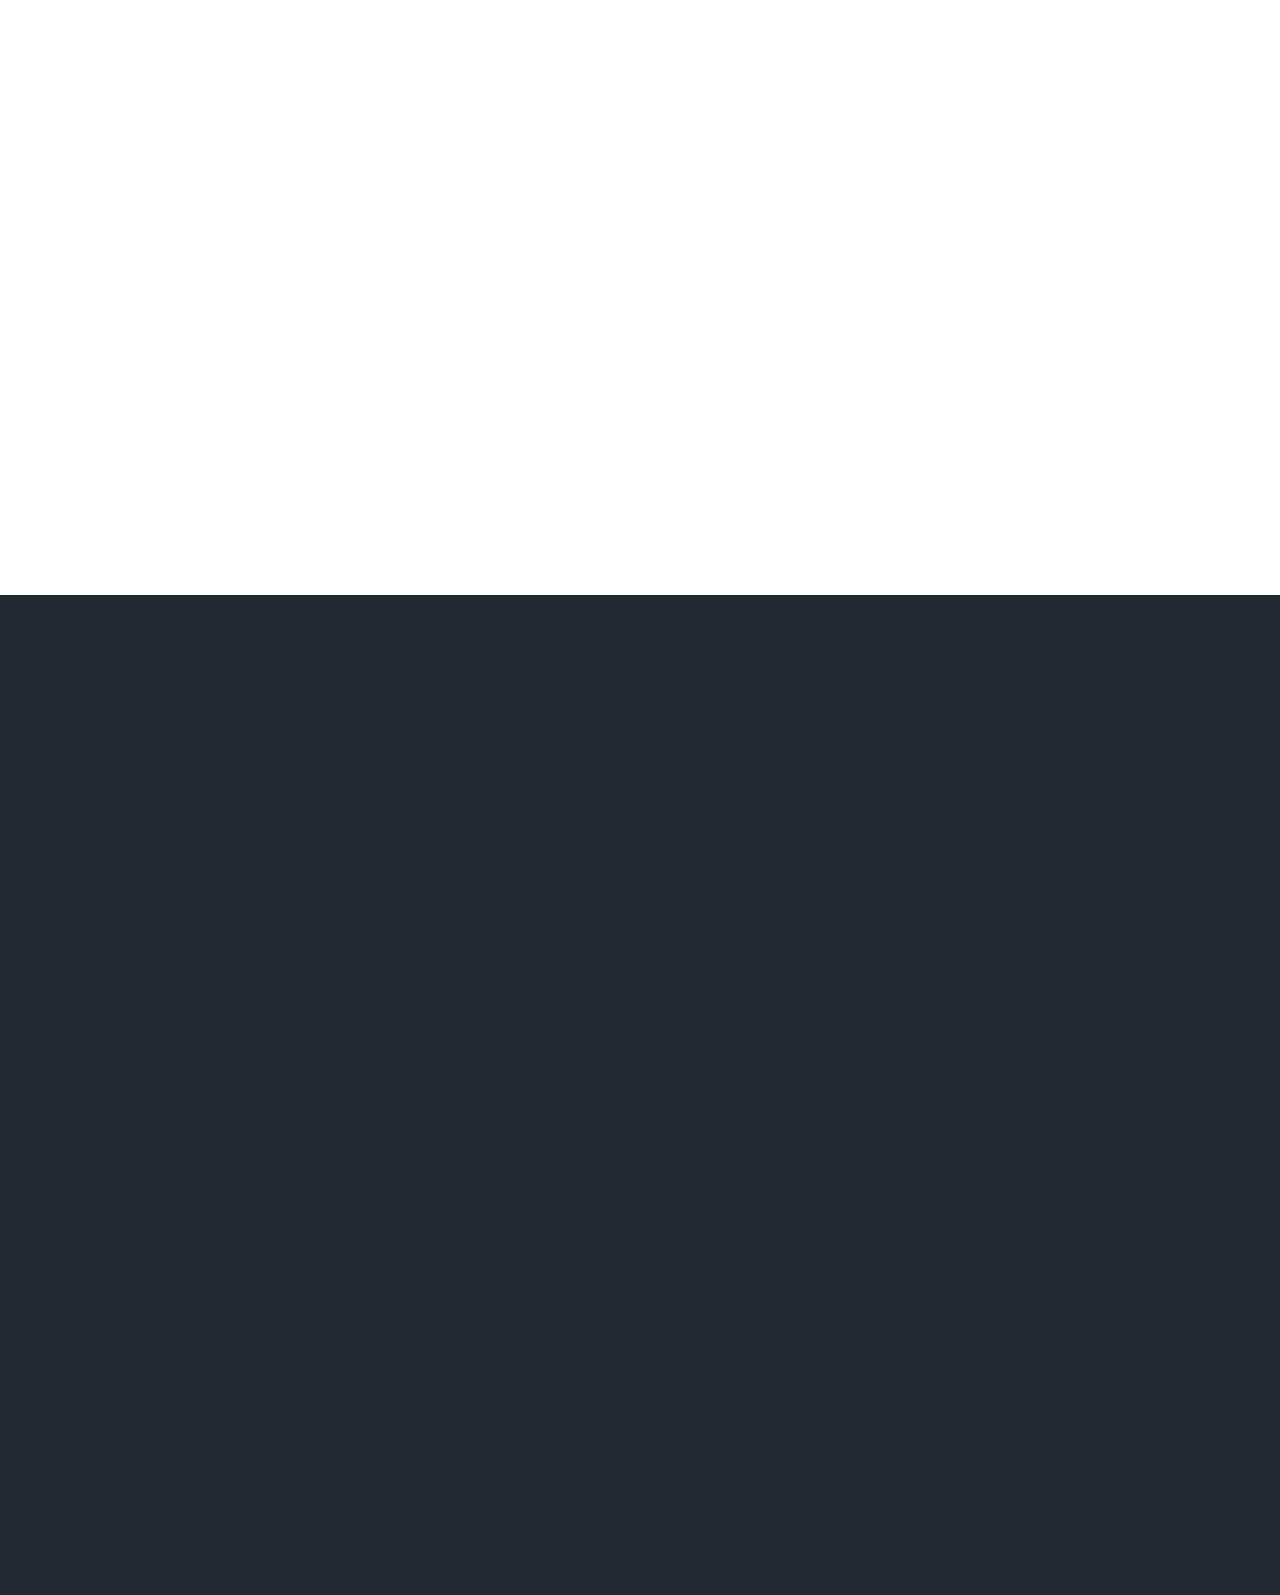
<file: stickerspowers.html>
<!DOCTYPE html>
<html lang="es">
<head>
    <meta charset="UTF-8">
    <meta name="viewport" content="width=device-width, initial-scale=1.0">
    <title>Aruppi</title>
    <meta name="description" content="Aplicación creada con el fin de proporcionar toda la información de tus animes, mangas y novelas ligeras favoritas">
    <meta name="keywords" content="Anime, Manga, Japón, Anitakume, Android, Kotlin, App, Play Store, Otaku, Otakus, Mangakas, Radio, K-Pop, J-Pop, Podcast, Wallpapers, Wallpaper, Vídeos">

    <link rel="apple-touch-icon" sizes="57x57" href="favicon/apple-icon-57x57.png">
    <link rel="apple-touch-icon" sizes="60x60" href="favicon/apple-icon-60x60.png">
    <link rel="apple-touch-icon" sizes="72x72" href="favicon/apple-icon-72x72.png">
    <link rel="apple-touch-icon" sizes="76x76" href="favicon/apple-icon-76x76.png">
    <link rel="apple-touch-icon" sizes="114x114" href="favicon/apple-icon-114x114.png">
    <link rel="apple-touch-icon" sizes="120x120" href="favicon/apple-icon-120x120.png">
    <link rel="apple-touch-icon" sizes="144x144" href="favicon/apple-icon-144x144.png">
    <link rel="apple-touch-icon" sizes="152x152" href="favicon/apple-icon-152x152.png">
    <link rel="apple-touch-icon" sizes="180x180" href="favicon/apple-icon-180x180.png">
    <link rel="icon" type="image/png" sizes="192x192"  href="favicon/android-icon-192x192.png">
    <link rel="icon" type="image/png" sizes="32x32" href="favicon/favicon-32x32.png">
    <link rel="icon" type="image/png" sizes="96x96" href="favicon/favicon-96x96.png">
    <link rel="icon" type="image/png" sizes="16x16" href="favicon/favicon-16x16.png">
    <link rel="manifest" href="favicon/manifest.json">
    <meta name="msapplication-TileColor" content="#ffffff">
    <meta name="msapplication-TileImage" content="favicon/ms-icon-144x144.png">
    <meta name="theme-color" content="#ffffff">

    <link rel="stylesheet" type="text/css" href="css/bootstrap.min.css">
    <link rel="stylesheet" type="text/css" href="css/fontawesome-all.min.css">
    <link rel="stylesheet" type="text/css" href="css/style.css">
</head>
<body class="inner-page">
<div class="menu-toggle">
    <div class="icon"></div>
</div>
<div class="main-menu">
    <div class="contant-info">
        <div><a href="mailto:infoaruppi@gmail.com">infoaruppi@gmail.com</a></div>
    </div>
    <div class="menu-links">
        <ul>
            <li><a href="index.html">Inicio</a></li>
            <li><a href="about.html">Equipo</a></li>
            <li><a href="blog.html">Blog</a></li>
            <li><a href="contact.html">Escribe</a></li>
        </ul>
    </div>
    <div class="social-media">
      <div class="social-link-holder"><a href="https://play.google.com/store/apps/details?id=com.jeluchu.aruppi">Play Store</a></div>
      <div class="social-link-holder"><a href="https://appgallery7.huawei.com/#/app/C101896801">App Gallery</a></div>
      <div class="social-link-holder"><a href="https://t.me/AruppiApp">Telegram</a></div>
    </div>
</div>
<nav class="container-fluid cnav">
    <div class="row">
        <div class="col">
            <div class="logo-holder">
                <a href="index.html"><img class="logo" src="images/logo.svg" alt="Aruppi"></a>
            </div>
        </div>
        <div class="col text-right">
            <div class="social-media">
                <div class="social-link-holder"><a href="https://play.google.com/store/apps/details?id=com.jeluchu.aruppi">Play Store</a></div>
                <div class="social-link-holder"><a href="https://appgallery7.huawei.com/#/app/C101896801">App Gallery</a></div>
                <div class="social-link-holder"><a href="https://t.me/AruppiApp">Telegram</a></div>
            </div>
        </div>
    </div>
</nav>
<header class="container-fluid header">
    <div class="row">
        <div class="col">
            <div class="lg-text">
                <span class="other-color">Stickers Powers</span><br>
                <span>CREA STICKERS Y</span><br>
                <span>NOSOTROS LOS AÑADIMOS</span>
            </div>
            <div class="normal-text">
                <p>Aquí encontrarás los requisitos para el diseño de stickers válidos para introducir en la aplicación.<br>Además te falicitaremos las plantillas necesarias para realizar los stickers</p>
            </div>
        </div>
    </div>
</header>
<div class="container-fluid post-section">
    <div class="row">
        <div class="col">
            <div class="post-header">
                <div class="text-holder">
                    <div class="post-info-holder">
                        <div class="link-holder">
                            <a href="blog.html">&#x3C; Atrás</a>
                        </div>
                        <div class="post-info">
                            <div class="date">Julio, 2020</div>
                            <div class="auther">por Jelunyan</div>
                        </div>
                    </div>
                    <div class="title">STICKERS ARUPPI</div>
                    <div class="text">
                      Puedes crear tus propios stickers y enviárnoslos para poderlos añadir a nuestra aplicación.
                      Los stickers que se usan en Aruppi para WhatsApp/Telegram deben ser legales, aceptables y estar autorizados.
                      Ten en cuenta de que revisaremos cada imagen verificando que no infrinja las Políticas de Google Play.
                    </div>
                </div>
                <div class="img-holder">
                    <img src="images/post3.png" alt="">
                </div>
            </div>
            <div class="post-content">
                <h1>Primeros pasos</h1>
                <p>
                  Para participar en esta característica de la aplicación, <b>no necesitas tener conocimientos de programación para realizar los stickers</b>,
                  simplemente necesitas un programa de diseño de imágenes o edición de fotos (ej: Photoshop).<br>
                  Por diversos motivos en la Política de Google Play, no admitiremos stickers de Hentai, NSFW o Ecchi (eróticos), ya que eso podría hacer que
                  suspendieran la aplicación por incumplimiento de las normas de Google en la tienda de aplicaciones.<br><br>
                  Los stickers personalizados deben cumplir con los siguientes requisitos:
                  <ul>
                    <li type="disc">Cada sticker debe tener un fondo transparente</li>
                    <li type="disc">Los stickers deben tener unas dimensiones exactas de 512 x 512 píxeles</li>
                    <li type="disc">Cada sticker debe tener un tamaño inferior a 100 KB (recomendable 50KB o menos)</li>
                    <li type="disc">30 stickers máximo por paquete</li>
                  </ul>
                </p>

                <h1>Envío de stickers</h1>
                <p>
                  Es muy simple enviarnos los stickers, tendréis que comprimir en formato zip los stickers que hayáis diseñado
                  y enviárnoslos por correo electrónico a: <a href="mailto:infoaruppi@gmail.com?Subject=Stickers%20para%20Aruppi">infoaruppi@gmail.com</a><br><br>
                  <b>Los sticker</b> que enviéis tendrán que estar <b>en dos formatos webp y png de 512 x 512 (recordamos que el máximo por paquete son 30)</b>, y por otra parte,
                  también debéis proporcionar <b>dos íconos que se usarán para representar tu paquete de stickers</b>, <b>uno de los iconos</b> deberá tener unas dimensiones
                  de <b>96 x 96 píxeles</b> y el <b>otro de 100 x 100 píxeles</b>, siempre con un tamaño inferior a 50 KB y <b>en formato png</b>.<br><br>
                  Cuándo nos enviéis los stickers tendréis que indicarnos los siguientes datos: título del pack de stickers y nombre del creador (es un dato opcional)
                  Estos datos son necesarios para mostrar al resto de usuarios de que serie trata el pack de stickers, o de que tratan.<br><br>
                  <b>¡Ten en cuenta!</b><br>
                  Si tus stickers son aprobados para publicarlos en nuestra aplicación, estarás dándonos el consentimiento para poderlos usar dentro de la aplicación
                  (en el apartado de catálogo de stickers) y además para poderlos incorporar en el catálogo de stickers de Telgram. Ten en cuenta de que si no son un diseño propio,
                  deberás tener consentimiento acreditativo del autor para poderlos incluir.
                </p>

                <h1>Plantillas y recursos</h1>
                <p>
                  A continuación os dejamos el enlace de las <a href="https://drive.google.com/drive/folders/1u8HBwIMuCB8xAP1GRmFpJk_AXDEBrtCU" target="_blank">plantillas y plugin</a>
                  para realizar los stickers en Photoshop. En la carpeta de Google Drive encontraréis varios archivos, 3 de ellos son para la realización de los stickers
                  y por otra parte el plugin para que Photoshop os permita abrir y guardar las imágenes en formato webp.

                  <ul>
                    <li type="disc"><b>iconoTelegramStickers:</b> Este archivo es la plantilla para el icono de representación para Telegram en Aruppi</li>
                    <li type="disc"><b>iconoWhatsAppStickers:</b> Este archivo es la plantilla para el icono de representación para WhatsApp en Aruppi</li>
                    <li type="disc"><b>plantillaStickers:</b> Este archivo es la plantilla para el diseño de los stickers <b>(recuerda exportarlos en formato webp y png)</b></li>
                    <li type="disc"><b>webpPlugin:</b> Este es el plugin para Photoshop con el que podrás abrir y exportar las imágenes en formato webp</li>
                  </ul>
                </p>
                <p>
                  Para poder usar el plugin en Photoshop tendrás que incluirlo en la carpeta de Plug-In de tu  ordenador, esa carpeta normalmente suele estar en la siguiente ruta:
                  <b>C:\Program Files\Adobe\Adobe Photoshop 2020\Plug-ins</b><br>
                  Solo tendrás que ir al disco duro donde esté realizada la instalación de tus programas, ir a Archivos de Programa >> Adobe >> Photoshop >> Plug-ins una vez en esa
                  carpeta pega el archivo <b>webpPlugin</b>, y ¡listo! ya podrás abrir y exportar los stickers en formato webp
                </p>
            </div>
        </div>
    </div>
</div>
<footer class="container-fluid footer">
    <div class="row">
        <div class="col">
            <div class="lg-text">
                <span>Errores, problemas y</span><br>
                <span>sugerencias</span>
            </div>
            <div class="normal-text">
                <p>No esperes más, contacta con nosotros<br>escucharemos los problemas relacionados con la app<br>además de escuchar las sugerencias para mejorar</p>
            </div>
        </div>
    </div>
    <div class="row">
        <div class="col">
            <div class="contact-info-holder">
                <div class="title">MÉTODOS DE CONTACTO</div>
                <div class="contact-info">OFICIALES</div>
            </div>
        </div>
        <div class="col">
            <div class="contact-info-holder">
                <div class="title">E-mail</div>
                <div class="contact-info"><a href="mailto:infoaruppi@gmail.com">infoaruppi@gmail.com</a></div>
                <div class="social-media">
                  <div class="social-link-holder"><a href="https://play.google.com/store/apps/details?id=com.jeluchu.aruppi">Play Store</a></div>
                  <div class="social-link-holder"><a href="https://appgallery7.huawei.com/#/app/C101896801">App Gallery</a></div>
                  <div class="social-link-holder"><a href="https://t.me/AruppiApp">Telegram</a></div>
                </div>
            </div>
        </div>
    </div>
</footer>
<script src="js/jquery.min.js"></script>
<script src="js/popper.min.js"></script>
<script src="js/bootstrap.min.js"></script>
<script src="js/anime.min.js"></script>
<script src="js/scrollreveal.min.js"></script>
<script src="js/main.js"></script>
</body>
</html>
</file>
<file: css/style.css>
/*------------------------------------------------------------------
 * Theme Name: CRE8
 * Theme URI: https://www.brandio.io/envato/cre8
 * Author: Brandio
 * Author URI: https://www.brandio.io/
 * Description: A Bootstrap Responsive HTML5 Template
 * Version: 1.0
 * Licensed under MIT (https://github.com/twbs/bootstrap/blob/master/LICENSE)
 * Bootstrap v4.1 (http://getbootstrap.com)
 * Copyright 2019 Brandio.
 -------------------------------------------------------------------*/
/*------------------------------------------------------------------
[Table of contents]

1. General Styles.
2. Header Styles
3. Box Contentt Styles
4. Default Content Styles
5. Clients Section Styles
6. Other Content Styles
7. Process Section Styles
8. Team Section Styles
9. Jobs Section Styles
10. Blog Section Styles
11. Post Section Styles
12. Few Contact Styles
13. Jobs Section Styles
14. Social Row Styles
15. Project Info Styles
16. Footer Styles
17. Responsive Styles.
-------------------------------------------------------------------*/
@import url("https://fonts.googleapis.com/css?family=Comfortaa&display=swap");

@import url("https://fonts.googleapis.com/css?family=Lalezar&display=swap");
/* -----------------------------------
    1 - General Styles
------------------------------------*/
::selection {
    background-color: rgba(137, 139, 145, 0.7);
}

*, body {
    font-family: 'Comfortaa', cursive;
    font-weight: 400;
    -webkit-font-smoothing: antialiased;
    text-rendering: optimizeLegibility;
    -moz-osx-font-smoothing: grayscale;
}

h1, h2, h3, h4, h5, h6 {
    font-family: "Lalezar", cursive;
}

.cr-btn {
    display: inline-block;
    font-family: "Lalezar", cursive;
    font-size: 1.45rem;
    color: #fff;
    text-transform: uppercase;
    padding: 1.3rem 2.1rem 1rem;
    border-radius: 10rem;
    -webkit-box-shadow: inset 0 0 0 0.25rem #fff;
    box-shadow: inset 0 0 0 0.25rem #fff;
    -webkit-transition: all 0.3s ease-in-out;
    transition: all 0.3s ease-in-out;
}

.cr-btn:hover, .cr-btn:focus {
    color: #232931;
    text-decoration: none;
    -webkit-box-shadow: inset 0 0 0 3.25rem #fff;
    box-shadow: inset 0 0 0 3.25rem #fff;
}

.cr-btn.primary {
    color: #fff;
    -webkit-box-shadow: inset 0 0 0 0.28rem #FF5047;
    box-shadow: inset 0 0 0 0.28rem #FF5047;
}

.cr-btn.primary:hover, .cr-btn.primary:focus {
    color: #fff;
    -webkit-box-shadow: inset 0 0 0 3.25rem #FF5047;
    box-shadow: inset 0 0 0 3.25rem #FF5047;
}

.cr-btn.black {
    color: #000;
    -webkit-box-shadow: inset 0 0 0 0.28rem #000;
    box-shadow: inset 0 0 0 0.28rem #000;
}

.cr-btn.black:hover, .cr-btn.black:focus {
    color: #fff;
    -webkit-box-shadow: inset 0 0 0 3.25rem #000;
    box-shadow: inset 0 0 0 3.25rem #000;
}

.cr-btn.ex-padding {
    padding: 1.3rem 3.7rem 1rem;
}

body {
    overflow-x: hidden;
    -webkit-transition: all 500ms cubic-bezier(1, -0.02, 0.25, 0.75);
    transition: all 500ms cubic-bezier(1, -0.02, 0.25, 0.75);
}

body.menu-open {
    padding-left: 30rem;
}

.menu-toggle {
    position: fixed;
    z-index: 99999;
    width: 1.8rem;
    height: 2.2rem;
    cursor: pointer;
    left: 3.5rem;
    top: 50%;
    margin-top: -1.1rem;
    mix-blend-mode: difference;
    -webkit-transition: all 500ms cubic-bezier(1, -0.02, 0.25, 0.75);
    transition: all 500ms cubic-bezier(1, -0.02, 0.25, 0.75);
}

.menu-toggle .icon {
    position: absolute;
    display: inline-block;
    top: 0;
    left: 0;
    width: 100%;
    height: 3px;
    background-color: #FF5047;
    -webkit-transition: all 0.4s ease;
    transition: all 0.4s ease;
}

.menu-toggle .icon:before, .menu-toggle .icon:after {
    content: "";
    position: absolute;
    left: 0;
    width: 100%;
    height: 100%;
    background-color: #FF5047;
    -webkit-transform-origin: center;
    -moz-transform-origin: center;
    -ms-transform-origin: center;
    transform-origin: center;
    -webkit-transition: all 0.4s ease;
    transition: all 0.4s ease;
}

.menu-toggle .icon:before {
    top: 1rem;
}

.menu-toggle .icon:after {
    top: 2rem;
}

.menu-toggle.open {
    left: 29.1rem;
}

.menu-toggle.open .icon {
    background-color: transparent;
}

.menu-toggle.open .icon:before {
    -webkit-transform: rotate(45deg) scaleX(1.4);
    -moz-transform: rotate(45deg) scaleX(1.4);
    -ms-transform: rotate(45deg) scaleX(1.4);
    transform: rotate(45deg) scaleX(1.4);
}

.menu-toggle.open .icon:after {
    top: 1rem;
    -webkit-transform: rotate(-45deg) scaleX(1.4);
    -moz-transform: rotate(-45deg) scaleX(1.4);
    -ms-transform: rotate(-45deg) scaleX(1.4);
    transform: rotate(-45deg) scaleX(1.4);
}

.main-menu {
    position: fixed;
    top: 0;
    left: -30rem;
    height: 100%;
    width: 30rem;
    background-color: #393E46;
    text-align: right;
    padding: 3rem 4rem;
    overflow-y: hidden;
    z-index: 9999;
    -webkit-transition: all 500ms cubic-bezier(1, -0.02, 0.25, 0.75);
    transition: all 500ms cubic-bezier(1, -0.02, 0.25, 0.75);
}

.main-menu.opened {
    left: 0;
}

.main-menu .contant-info {
    margin-bottom: 4rem;
}

.main-menu .contant-info div {
    font-family: "Lalezar", cursive;
    font-size: 1.3rem;
    color: #777A80;
}

.main-menu .contant-info div a {
    font-family: "Lalezar", cursive;
    font-size: 1.3rem;
    color: #777A80;
    -webkit-transition: all 0.3s ease;
    transition: all 0.3s ease;
}

.main-menu .contant-info div a:hover, .main-menu .contant-info div a:focus {
    color: #FF5047;
    text-decoration: none;
}

.main-menu .menu-links {
    margin-bottom: 6rem;
}

.main-menu .menu-links ul {
    padding: 0;
    margin: 0;
    list-style: none;
}

.main-menu .menu-links ul li {
    overflow: hidden;
    padding-top: 0.5rem;
}

.main-menu .menu-links ul li a {
    display: inline-block;
    font-size: 5.3rem;
    line-height: 3.4rem;
    font-family: "Lalezar", cursive;
    color: #14181C;
    text-transform: uppercase;
    -webkit-transition: all 0.5s ease;
    transition: all 0.5s ease;
}

.main-menu .menu-links ul li a:hover, .main-menu .menu-links ul li a:focus {
    color: #fff;
    text-decoration: none;
}

.main-menu .social-media {
    display: inline-block;
    opacity: 1;
    pointer-events: all;
    -webkit-transform: translateY(0);
    -moz-transform: translateY(0);
    -ms-transform: translateY(0);
    transform: translateY(0);
    -webkit-transition: all 0.3s ease;
    transition: all 0.3s ease;
}

.main-menu .social-media .social-link-holder {
    text-align: right;
}

.main-menu .social-media .social-link-holder a {
    font-size: 1.2rem;
    font-family: "Lalezar", cursive;
    color: #A8AAAD;
    -webkit-transition: all 0.3s ease;
    transition: all 0.3s ease;
}

.main-menu .social-media .social-link-holder a:hover, .main-menu .social-media .social-link-holder a:focus {
    color: #8b8d91;
    text-decoration: none;
}

/* -----------------------------------
    2 - Header Styles
------------------------------------*/
.cnav {
    position: fixed;
    width: 100%;
    z-index: 999;
    padding: 4rem 3.5rem;
    pointer-events: none;
    -webkit-transition: all 0.3s ease;
    transition: all 0.3s ease;
}

.cnav .logo-holder {
    display: inline-block;
    pointer-events: all;
}

.cnav .logo-holder img {
    width: 2.4rem;
}

.cnav .social-media {
    display: inline-block;
    opacity: 1;
    pointer-events: all;
    -webkit-transform: translateY(0);
    -moz-transform: translateY(0);
    -ms-transform: translateY(0);
    transform: translateY(0);
    -webkit-transition: all 0.3s ease;
    transition: all 0.3s ease;
}

.cnav .social-media .social-link-holder {
    text-align: left;
}

.cnav .social-media .social-link-holder a {
    font-size: 1.2rem;
    font-family: "Lalezar", cursive;
    color: #fff;
    -webkit-transition: all 0.3s ease;
    transition: all 0.3s ease;
}

.cnav .social-media .social-link-holder a:hover, .cnav .social-media .social-link-holder a:focus {
    color: #898b91;
    text-decoration: none;
}

.cnav .social-media.hide {
    -webkit-transform: translateY(-13rem);
    -moz-transform: translateY(-13rem);
    -ms-transform: translateY(-13rem);
    transform: translateY(-13rem);
}

.cnav.blend {
    mix-blend-mode: difference;
}

.header {
    background-color: #232931;
    text-align: center;
    padding: 16rem 3.5rem 14rem;
}

.header .mouse-scroll {
    position: absolute;
    display: inline-block;
    bottom: 3rem;
    left: 50%;
    margin-left: -0.8rem;
    width: 1.6rem;
    height: 2.4rem;
    border-radius: 2rem;
    background-color: rgba(255, 255, 255, 0.15);
    pointer-events: none;
    -webkit-box-shadow: 0 0.3rem 5rem rgba(0, 0, 0, 0.24);
    box-shadow: 0 0.3rem 5rem rgba(0, 0, 0, 0.24);
    -webkit-transition: all 0.6s ease;
    transition: all 0.6s ease;
}

.header .mouse-scroll:before {
    position: absolute;
    content: "";
    top: 0.5rem;
    left: 50%;
    margin-left: -0.1rem;
    width: 0.2rem;
    height: 0.4rem;
    border-radius: 1rem;
    background-color: rgba(255, 255, 255, 0.21);
    -webkit-animation: m-an 2s ease infinite;
    -moz-animation: m-an 2s ease infinite;
    -ms-animation: m-an 2s ease infinite;
    animation: m-an 2s ease infinite;
}

.header .mouse-scroll.hide {
    opacity: 0;
}

.header .mouse-scroll.hide:before {
    opacity: 0;
    -webkit-animation: none;
    -moz-animation: none;
    -ms-animation: none;
    animation: none;
    -webkit-transition: all 0.6s ease;
    transition: all 0.6s ease;
}

@-webkit-keyframes m-an {
    0% {
        top: 0.5rem;
        height: 0.2rem;
        opacity: 0;
    }

    15% {
        top: 0.7rem;
        height: 0.6rem;
        opacity: 1;
    }

    50% {
        top: 0.9rem;
        height: 0.6rem;
        opacity: 1;
    }

    70% {
        top: 1rem;
        height: 0.5rem;
        opacity: 1;
    }

    90% {
        top: 1.2rem;
        height: 0.5rem;
        opacity: 0;
    }

    100% {
        top: 1.2rem;
        height: 0.5rem;
        opacity: 0;
    }
}

@-moz-keyframes m-an {
    0% {
        top: 0.5rem;
        height: 0.2rem;
        opacity: 0;
    }

    15% {
        top: 0.7rem;
        height: 0.6rem;
        opacity: 1;
    }

    50% {
        top: 0.9rem;
        height: 0.6rem;
        opacity: 1;
    }

    70% {
        top: 1rem;
        height: 0.5rem;
        opacity: 1;
    }

    90% {
        top: 1.2rem;
        height: 0.5rem;
        opacity: 0;
    }

    100% {
        top: 1.2rem;
        height: 0.5rem;
        opacity: 0;
    }
}

@-ms-keyframes m-an {
    0% {
        top: 0.5rem;
        height: 0.2rem;
        opacity: 0;
    }

    15% {
        top: 0.7rem;
        height: 0.6rem;
        opacity: 1;
    }

    50% {
        top: 0.9rem;
        height: 0.6rem;
        opacity: 1;
    }

    70% {
        top: 1rem;
        height: 0.5rem;
        opacity: 1;
    }

    90% {
        top: 1.2rem;
        height: 0.5rem;
        opacity: 0;
    }

    100% {
        top: 1.2rem;
        height: 0.5rem;
        opacity: 0;
    }
}

@keyframes m-an {
    0% {
        top: 0.5rem;
        height: 0.2rem;
        opacity: 0;
    }

    15% {
        top: 0.7rem;
        height: 0.6rem;
        opacity: 1;
    }

    50% {
        top: 0.9rem;
        height: 0.6rem;
        opacity: 1;
    }

    70% {
        top: 1rem;
        height: 0.5rem;
        opacity: 1;
    }

    90% {
        top: 1.2rem;
        height: 0.5rem;
        opacity: 0;
    }

    100% {
        top: 1.2rem;
        height: 0.5rem;
        opacity: 0;
    }
}

.extra-lg-text {
    color: #fff;
    text-align: center;
    font-family: "Lalezar", cursive;
    font-size: 6.9rem;
    line-height: 5rem;
    text-transform: uppercase;
}

.extra-lg-text span {
    display: inline-block;
    font-family: "Lalezar", cursive;
}

.extra-lg-text .other-color {
    color: #FF5047;
    font-family: "Lalezar", cursive;
}

/*
.inner-page{
    .header{
        background-color: #393E46;
    }
}
*/
/* -----------------------------------
    3 - Box Contentt Styles
------------------------------------*/
.box-content {
    padding: 0;
}

.box-content .row {
    margin: 0;
}

.box-content .row div[class^="col"] {
    padding: 0;
}

.boxy {
    position: relative;
    height: 100%;
    padding: 12rem 6rem;
}

.boxy h1.title {
    font-size: 4.1rem;
    line-height: 3.4rem;
    margin: 0;
    margin-bottom: 3rem;
}

.boxy .text ul {
    padding: 0;
    margin: 0;
    list-style: none;
}

.boxy .text ul li {
    font-family: "Lalezar", cursive;
    text-transform: uppercase;
    font-size: 1.2rem;
}

.boxy .bottom-text {
    text-align: center;
}

.boxy .bottom-text .link {
    font-family: "Lalezar", cursive;
    text-transform: uppercase;
    color: #fff;
    font-size: 1.3rem;
}

.boxy .bottom-text .link a {
    font-family: "Lalezar", cursive;
    text-transform: uppercase;
    color: #fff;
    font-size: 1.3rem;
    -webkit-transition: all 0.3s ease;
    transition: all 0.3s ease;
}

.boxy .bottom-text .link a:hover, .boxy .bottom-text .link a:focus {
    color: #abadb3;
    text-decoration: none;
}

.boxy .bottom-text .text {
    color: #fff;
    font-size: 1.2rem;
}

.boxy .project-link-full {
    position: absolute;
    display: inline-block;
    top: 0;
    left: 0;
    width: 100%;
    height: 100%;
}

.boxy.c1-color {
    background-color: #EEEEEE;
}

.boxy.c1-color h1.title {
    color: #232931;
}

.boxy.c1-color .text {
    color: rgba(0, 0, 0, 0.66);
}

.boxy.c1-color .slg-text {
    color: #232931;
}

.boxy.c1-color .normal-lg-text p {
    color: rgba(0, 0, 0, 0.66);
}

.boxy.primary-color {
    background-color: #FF5047;
}

.boxy.primary-color h1.title {
    color: #232931;
}

.boxy.primary-color .text {
    color: rgba(0, 0, 0, 0.66);
}

.boxy.primary-color .slg-text {
    color: #fff;
}

.boxy.primary-color .normal-lg-text p {
    color: #fff;
}

.boxy.default-color {
    background-color: #232931;
}

.boxy.default-color h1.title {
    color: #EEEEEE;
}

.boxy.default-color .text {
    color: rgba(216, 216, 216, 0.66);
}

.boxy.default-color .slg-text {
    color: #fff;
}

.boxy.default-color .normal-lg-text p {
    color: rgba(255, 255, 255, 0.66);
}

.boxy.c2-color {
    background-color: #393E46;
}

.boxy.c2-color h1.title {
    color: #EEEEEE;
}

.boxy.c2-color .text {
    color: rgba(216, 216, 216, 0.66);
}

.boxy.c2-color .slg-text {
    color: #fff;
}

.boxy.c2-color .normal-lg-text p {
    color: rgba(255, 255, 255, 0.66);
}

.boxy.img-box {
    position: relative;
    padding: 4rem;
    min-height: 652px;
    z-index: 1;
    display: -webkit-box;
    display: -moz-box;
    display: -ms-flexbox;
    display: -webkit-flex;
    display: flex;
    -moz-justify-content: center;
    -webkit-justify-content: center;
    -ms-justify-content: center;
    justify-content: center;
    -moz-align-items: flex-end;
    -webkit-align-items: flex-end;
    -ms-align-items: flex-end;
    align-items: flex-end;
    overflow: hidden;
}

.boxy.img-box:before {
    content: "";
    position: absolute;
    top: 0;
    left: 0;
    width: 100%;
    height: 100%;
    background-color: #232931;
    opacity: 0;
    z-index: -1;
    -webkit-transform-origin: center center;
    -moz-transform-origin: center center;
    -ms-transform-origin: center center;
    transform-origin: center center;
    -webkit-transform: scale(0.9);
    -moz-transform: scale(0.9);
    -ms-transform: scale(0.9);
    transform: scale(0.9);
    -webkit-transition: all 0.4s ease;
    transition: all 0.4s ease;
}

.boxy.img-box .img img {
    display: block;
    width: 100%;
    height: 100%;
    object-fit: cover;
}

.boxy.img-box .img {
    content: "";
    position: absolute;
    top: 0;
    left: 0;
    width: 100%;
    height: 100%;
    z-index: -2;
    background-size: cover;
    background-position: center;
    background-repeat: no-repeat;
    -webkit-transform-origin: center center;
    -moz-transform-origin: center center;
    -ms-transform-origin: center center;
    transform-origin: center center;
    -webkit-transform: scale(1);
    -moz-transform: scale(1);
    -ms-transform: scale(1);
    transform: scale(1);
    -webkit-transition: all 2s ease;
    transition: all 2s ease;
}

.boxy.img-box:hover .img, .boxy.img-box:focus .img {
    -webkit-transform: scale(1.1);
    -moz-transform: scale(1.1);
    -ms-transform: scale(1.1);
    transform: scale(1.1);
}

.boxy.img-box:hover:before, .boxy.img-box:focus:before {
    opacity: 0.8;
    -webkit-transform: scale(1);
    -moz-transform: scale(1);
    -ms-transform: scale(1);
    transform: scale(1);
}

/* -----------------------------------
    4 - Default Content Styles
------------------------------------*/
.default-content {
    background-color: #232931;
    text-align: center;
    padding: 10rem 3.5rem 8rem;
}

.default-content .lg-text {
    margin-bottom: 2.2rem;
}

.default-content p {
    color: rgba(255, 255, 255, 0.66);
    font-size: 1.26rem;
    line-height: 2.5rem;
}

.default-content .normal-text {
    margin-bottom: 5rem;
}

.lg-text {
    color: #fff;
    text-align: center;
    font-family: "Lalezar", cursive;
    font-size: 5.3rem;
    line-height: 3.9rem;
    text-transform: uppercase;
    margin-bottom: 2.2rem;
}

.lg-text span {
    font-family: "Lalezar", cursive;
    display: inline-block;
}

.lg-text .other-color {
    color: #FF5047;
    font-family: "Lalezar", cursive;
}

.normal-text p {
    color: rgba(255, 255, 255, 0.66);
    font-size: 1.26rem;
    line-height: 2.5rem;
}

.slg-text {
    color: #fff;
    text-align: center;
    font-family: "Lalezar", cursive;
    font-size: 5rem;
    line-height: 3.9rem;
    text-transform: uppercase;
    margin-bottom: 5rem;
}

.slg-text span {
    font-family: "Lalezar", cursive;
    display: inline-block;
}

.slg-text .other-color {
    color: #FF5047;
    font-family: "Lalezar", cursive;
}

.normal-lg-text {
    text-align: center;
}

.normal-lg-text p {
    font-family: "Lalezar", cursive;
    color: rgba(255, 255, 255, 0.66);
    font-size: 2.5rem;
    line-height: 3.3rem;
}

.normal-lg-text p a {
    font-family: "Lalezar", cursive;
    color: rgba(255, 255, 255, 0.66);
    font-size: 2rem;
    line-height: 3.3rem;
}

/* -----------------------------------
    5 - Clients Section Styles
------------------------------------*/
.clients-section {
    background-color: #fff;
    text-align: left;
    padding: 10rem 10rem 3rem;
}

.clients-section .lg-text {
    color: #000;
    text-align: left;
    margin-bottom: 2.2rem;
}

.clients-section p {
    color: rgba(0, 0, 0, 0.66);
    font-size: 1.26rem;
    line-height: 2.5rem;
}

.clients-section .normal-text {
    margin-bottom: 5rem;
}

.clients-section .clients-logos {
    display: -webkit-box;
    display: -moz-box;
    display: -ms-flexbox;
    display: -webkit-flex;
    display: flex;
    -moz-flex-flow: row wrap;
    -webkit-flex-flow: row wrap;
    -ms-flex-flow: row wrap;
    flex-flow: row wrap;
    width: 100%;
}

.clients-section .clients-logos .logo-holder {
    -moz-flex: 1 1 25%;
    -webkit-flex: 1 1 25%;
    -ms-flex: 1 1 25%;
    flex: 1 1 25%;
    margin-bottom: 5rem;
}

.clients-section .clients-logos .logo-holder img {
    max-height: 2.8rem;
}

/* -----------------------------------
    6 - Other Content Styles
------------------------------------*/
.other-content {
    background-color: #393E46;
    text-align: center;
    padding: 9rem 3.5rem 7rem;
}

.other-content .lg-text {
    margin-bottom: 2.2rem;
}

.other-content p {
    color: rgba(255, 255, 255, 0.66);
    font-size: 1.26rem;
    line-height: 2.5rem;
}

.other-content .normal-text {
    margin-bottom: 4rem;
}

/* -----------------------------------
    7 - Process Section Styles
------------------------------------*/
.process-section {
    background-color: #fff;
    text-align: left;
    padding: 8rem 12rem 3rem;
}

.process-section .lg-text {
    text-align: left;
}

.process-section p {
    color: rgba(0, 0, 0, 0.66);
    margin-bottom: 6rem;
}

.process-section > .row {
    margin-right: -40px;
    margin-left: -40px;
}

.process-section > .row > div[class^="col"] {
    padding-right: 40px;
    padding-left: 40px;
}

.text-box {
    margin-bottom: 4rem;
}

.text-box .title {
    font-family: "Lalezar", cursive;
    font-size: 2.4rem;
    margin-bottom: 0.8rem;
}

.text-box p {
    color: rgba(0, 0, 0, 0.66);
    font-size: 1.26rem;
    line-height: 2.5rem;
}

/* -----------------------------------
    8 - Team Section Styles
------------------------------------*/
.team-section {
    position: relative;
    background-color: #393E46;
    padding: 10rem 8rem 12rem;
    z-index: 10;
}

.team-section .team-photos {
    position: absolute;
    left: 0;
    bottom: -12.25rem;
    width: 100%;
    padding-bottom: 5rem;
    overflow: hidden;
    white-space: nowrap;
    -webkit-touch-callout: none;
    -webkit-user-select: none;
    -khtml-user-select: none;
    -moz-user-select: none;
    -ms-user-select: none;
    user-select: none;
}

.team-section .team-photos .photo-holder {
    position: relative;
    display: inline-block;
    margin: 0 2.4rem;
}

.team-section .team-photos .photo-holder img {
    border-radius: 10rem;
    width: 14.5rem;
}

.team-section .team-photos .photo-holder:nth-child(odd) {
    bottom: -3.5rem;
}

@-webkit-keyframes photos-move {
    0% {
        -webkit-transform: translateX(0);
        -moz-transform: translateX(0);
        -ms-transform: translateX(0);
        transform: translateX(0);
    }

    100% {
        -webkit-transform: translateX(-140%);
        -moz-transform: translateX(-140%);
        -ms-transform: translateX(-140%);
        transform: translateX(-140%);
    }
}

@-moz-keyframes photos-move {
    0% {
        -webkit-transform: translateX(0);
        -moz-transform: translateX(0);
        -ms-transform: translateX(0);
        transform: translateX(0);
    }

    100% {
        -webkit-transform: translateX(-140%);
        -moz-transform: translateX(-140%);
        -ms-transform: translateX(-140%);
        transform: translateX(-140%);
    }
}

@-ms-keyframes photos-move {
    0% {
        -webkit-transform: translateX(0);
        -moz-transform: translateX(0);
        -ms-transform: translateX(0);
        transform: translateX(0);
    }

    100% {
        -webkit-transform: translateX(-140%);
        -moz-transform: translateX(-140%);
        -ms-transform: translateX(-140%);
        transform: translateX(-140%);
    }
}

@keyframes photos-move {
    0% {
        -webkit-transform: translateX(0);
        -moz-transform: translateX(0);
        -ms-transform: translateX(0);
        transform: translateX(0);
    }

    100% {
        -webkit-transform: translateX(-140%);
        -moz-transform: translateX(-140%);
        -ms-transform: translateX(-140%);
        transform: translateX(-140%);
    }
}

/* -----------------------------------
    9 - Jobs Section Styles
------------------------------------*/
.jobs-section {
    background-color: #fff;
    text-align: left;
    padding: 10rem 10rem 3rem;
}

.jobs-section .lg-text {
    text-align: left;
    margin-bottom: 7rem;
}

.jobs-section .job-box-row {
    margin-bottom: 5rem;
}

.jobs-section .job-box-row:last-child {
    margin-bottom: 0;
}

.jobs-section .job-box .title {
    font-family: "Lalezar", cursive;
    font-size: 2.4rem;
    line-height: 2.5rem;
    text-transform: uppercase;
}

.jobs-section .job-box .subtitle {
    color: rgba(0, 0, 0, 0.66);
    font-size: 1.26rem;
    line-height: 2.5rem;
}

.jobs-section .btn-holder {
    text-align: right;
}

.padding-for-team {
    padding-top: 17rem !important;
}

.no-padding-bottom {
    padding-bottom: 0 !important;
}

/* -----------------------------------
    10 - Blog Section Styles
------------------------------------*/
.blog-section {
    padding: 6rem;
    background-color: #fff;
}

.post-box {
    display: -webkit-box;
    display: -moz-box;
    display: -ms-flexbox;
    display: -webkit-flex;
    display: flex;
    background-color: #EEEEEE;
    margin-bottom: 5rem;
}

.post-box:last-child {
    margin-bottom: 0;
}

.post-box .text-holder {
    padding: 6.5rem 5rem;
}

.post-box .text-holder .title {
    display: inline-block;
    color: #232931;
    text-align: left;
    font-family: "Lalezar", cursive;
    font-size: 5.3rem;
    line-height: 3.9rem;
    text-transform: uppercase;
    margin-bottom: 2.2rem;
    -webkit-transition: all 0.3s ease;
    transition: all 0.3s ease;
}

.post-box .text-holder .title:hover, .post-box .text-holder .title:focus {
    text-decoration: none;
    color: #60666d;
}

.post-box .text-holder .text {
    color: rgba(0, 0, 0, 0.66);
    font-size: 1.26rem;
    line-height: 2.5rem;
}

.post-box .img-holder img {
    width: 29rem;
}

/* -----------------------------------
    11 - Post Section Styles
------------------------------------*/
.post-section {
    background-color: #fff;
    padding: 0;
}

.post-section > .row {
    margin: 0;
}

.post-section > .row > div[class^="col"] {
    padding: 0;
}

.post-section .post-header {
    display: -webkit-box;
    display: -moz-box;
    display: -ms-flexbox;
    display: -webkit-flex;
    display: flex;
}

.post-section .post-header .post-info-holder {
    display: -webkit-box;
    display: -moz-box;
    display: -ms-flexbox;
    display: -webkit-flex;
    display: flex;
    margin-bottom: 4rem;
}

.post-section .post-header .post-info-holder .link-holder {
    -moz-flex: 1;
    -webkit-flex: 1;
    -ms-flex: 1;
    flex: 1;
}

.post-section .post-header .post-info-holder .link-holder a {
    font-family: "Lalezar", cursive;
    font-size: 1.7rem;
    color: #393E46;
    text-transform: uppercase;
    -webkit-transition: all 0.3s ease;
    transition: all 0.3s ease;
}

.post-section .post-header .post-info-holder .link-holder a:hover, .post-section .post-header .post-info-holder .link-holder a:focus {
    color: #60666d;
    text-decoration: none;
}

.post-section .post-header .post-info-holder .post-info {
    -moz-flex: 1;
    -webkit-flex: 1;
    -ms-flex: 1;
    flex: 1;
    text-align: right;
}

.post-section .post-header .post-info-holder .post-info .date {
    display: inline-block;
    color: rgba(0, 0, 0, 0.66);
    font-size: 1.26rem;
    margin-right: 1rem;
}

.post-section .post-header .post-info-holder .post-info .auther {
    display: inline-block;
    color: rgba(0, 0, 0, 0.66);
    font-size: 1.26rem;
}

.post-section .post-header .text-holder {
    padding: 4rem 9.5rem;
}

.post-section .post-header .text-holder .title {
    display: inline-block;
    color: #232931;
    text-align: left;
    font-family: "Lalezar", cursive;
    font-size: 5.3rem;
    line-height: 3.9rem;
    text-transform: uppercase;
    margin-bottom: 2.2rem;
    -webkit-transition: all 0.3s ease;
    transition: all 0.3s ease;
}

.post-section .post-header .text-holder .text {
    color: rgba(0, 0, 0, 0.66);
    font-size: 1.26rem;
    line-height: 2.5rem;
}

.post-section .post-header .img-holder img {
    width: 29rem;
}

.post-section .post-content {
    padding: 4rem 9.5rem;
}

.post-section .post-content h1 {
    margin-bottom: 1rem;
}

.post-section .post-content p {
    color: rgba(0, 0, 0, 0.66);
    font-size: 1.12rem;
    line-height: 2.5rem;
    margin-bottom: 4rem;
}

/* -----------------------------------
    12 - Few Contact Styles
------------------------------------*/
.few-contact {
    padding: 4rem 8rem;
    background-color: #fff;
}

.few-contact .contact-info-holder {
    text-align: left;
}

.few-contact .contact-info-holder .title {
    font-family: "Lalezar", cursive;
    font-size: 1.6rem;
    color: #777A80;
}

.few-contact .contact-info-holder .contact-info {
    font-family: "Lalezar", cursive;
    color: #232931;
    font-size: 4.8rem;
}

.few-contact .contact-info-holder .contact-info a {
    font-family: "Lalezar", cursive;
    color: #FF5047;
    font-size: 4.8rem;
    -webkit-transition: all 0.3s ease;
    transition: all 0.3s ease;
}

.few-contact .contact-info-holder .contact-info a:hover, .few-contact .contact-info-holder .contact-info a:focus {
    color: #777A80;
    text-decoration: none;
}

/* -----------------------------------
    13 - Jobs Section Styles
------------------------------------*/
.our-people-section {
    background-color: #fff;
    text-align: left;
    padding: 10rem 10rem;
}

.our-people-section .extra-lg-text {
    color: #393E46;
    margin-bottom: 11rem;
}

.our-people-section .lg-text {
    text-align: left;
    margin-bottom: 2rem;
}

.our-people-section .normal-text {
    margin-bottom: 5rem;
}

.our-people-section .normal-text p {
    color: rgba(0, 0, 0, 0.66);
}

.our-people-section .people-box-row {
    margin-bottom: 5rem;
}

.our-people-section .people-box-row:last-child {
    margin-bottom: 0;
}

.our-people-section .people-box .title {
    font-family: "Lalezar", cursive;
    font-size: 2.4rem;
    line-height: 2.5rem;
    text-transform: uppercase;
}

.our-people-section .people-box .subtitle {
    color: rgba(0, 0, 0, 0.66);
    font-size: 1.26rem;
    line-height: 2.5rem;
}

.our-people-section .btn-holder {
    text-align: right;
}

/* -----------------------------------
    14 - Social Row Styles
------------------------------------*/
.social-row {
    background-color: #393E46;
    text-align: center;
    padding: 5rem 5.5rem;
}

.social-row .social-media .social-link-holder {
    display: inline-block;
    margin: 0 1rem;
}

.social-row .social-media .social-link-holder a {
    font-family: "Lalezar", cursive;
    font-size: 2.5rem;
    color: #fff;
    -webkit-transition: all 0.3s ease;
    transition: all 0.3s ease;
}

.social-row .social-media .social-link-holder a:hover, .social-row .social-media .social-link-holder a:focus {
    color: #FF5047;
    text-decoration: none;
}

/* -----------------------------------
    15 - Project Info Styles
------------------------------------*/
.project-info {
    background-color: #fff;
    padding: 6rem 8rem 2rem;
}

.project-info h2 {
    color: #393E46;
    margin-bottom: 1rem;
}

.project-info .lg-text {
    color: #000;
    text-align: left;
    margin-bottom: 2rem;
}

.project-info .normal-text {
    margin-bottom: 5rem;
}

.project-info .normal-text p {
    color: rgba(0, 0, 0, 0.66);
}

.project-info .text-box .title {
    color: #393E46;
    font-size: 1.9rem;
    margin-bottom: 1.4rem;
}

.project-imgs {
    background-color: #fff;
    padding: 3.5rem;
}

.project-imgs .img-holder {
    margin-bottom: 4rem;
}

.project-imgs .img-holder img {
    width: 100%;
}

/* -----------------------------------
    16 - Footer Styles
------------------------------------*/
.footer {
    background-color: #232931;
    text-align: center;
    padding: 10rem 8rem 8rem;
}

.footer .lg-text {
    color: #FF5047;
    margin-bottom: 2.2rem;
}

.footer p {
    color: rgba(255, 255, 255, 0.66);
    font-size: 1.26rem;
    line-height: 2.5rem;
}

.footer .normal-text {
    margin-bottom: 6rem;
}

.footer .contact-info-holder {
    text-align: left;
}

.footer .contact-info-holder .title {
    font-family: "Lalezar", cursive;
    font-size: 1.6rem;
    color: #777A80;
}

.footer .contact-info-holder .contact-info {
    font-family: "Lalezar", cursive;
    color: #fff;
    font-size: 4.8rem;
}

.footer .contact-info-holder .contact-info a {
    font-family: "Lalezar", cursive;
    color: #fff;
    font-size: 4.8rem;
    -webkit-transition: all 0.3s ease;
    transition: all 0.3s ease;
}

.footer .contact-info-holder .contact-info a:hover, .footer .contact-info-holder .contact-info a:focus {
    color: #FF5047;
    text-decoration: none;
}

.footer .contact-info-holder .social-media {
    display: inline-block;
    opacity: 1;
    pointer-events: all;
    -webkit-transform: translateY(0);
    -moz-transform: translateY(0);
    -ms-transform: translateY(0);
    transform: translateY(0);
    -webkit-transition: all 0.3s ease;
    transition: all 0.3s ease;
}

.footer .contact-info-holder .social-media .social-link-holder {
    text-align: left;
    display: inline-block;
    margin-right: 0.5rem;
}

.footer .contact-info-holder .social-media .social-link-holder a {
    font-size: 1.2rem;
    font-family: "Lalezar", cursive;
    color: #fff;
    -webkit-transition: all 0.3s ease;
    transition: all 0.3s ease;
}

.footer .contact-info-holder .social-media .social-link-holder a:hover, .footer .contact-info-holder .social-media .social-link-holder a:focus {
    color: #898b91;
    text-decoration: none;
}

.footer.one-word {
    padding: 14rem 8rem 13rem;
}

.footer.one-word .lg-text {
    color: #fff;
}

/* -----------------------------------
    17 - Responsive Styles
------------------------------------*/
@media (max-width: 1200px) {
    body.menu-open {
        padding-left: 0;
    }

    .clients-section .clients-logos .logo-holder img {
        max-height: 2rem;
    }

    .footer .contact-info-holder .contact-info, .few-contact .contact-info-holder .contact-info {
        font-size: 4rem;
    }

    .footer .contact-info-holder .contact-info a, .few-contact .contact-info-holder .contact-info a {
        font-size: 4rem;
    }

    .post-box {
        margin-bottom: 3rem;
    }

    .post-box:last-child {
        margin-bottom: 0;
    }

    .post-box .text-holder {
        padding: 4rem 4rem;
    }

    .post-box .text-holder .title {
        font-size: 4rem;
        line-height: 2.8rem;
        margin-bottom: 1.2rem;
    }

    .post-box .text-holder .text {
        font-size: 1.2rem;
        line-height: 2rem;
    }

    .post-box .img-holder img {
        width: 23rem;
    }

    .post-section .post-header .post-info-holder {
        margin-bottom: 3rem;
        -moz-flex-direction: column;
        -webkit-flex-direction: column;
        -ms-flex-direction: column;
        flex-direction: column;
    }

    .post-section .post-header .post-info-holder .post-info {
        text-align: left;
    }

    .post-section .post-header .text-holder .title {
        font-size: 3.6rem;
        line-height: 2.5rem;
        margin-bottom: 2.2rem;
    }

    .post-section .post-header .img-holder img {
        width: 24rem;
    }
}

@media (max-width: 992px) {
    .extra-lg-text {
        font-size: 4.8rem;
        line-height: 3.4rem;
    }

    .lg-text {
        font-size: 4rem;
        line-height: 2.8rem;
    }

    .normal-text p {
        font-size: 1.1rem;
        line-height: 1.8rem;
    }

    .slg-text {
        font-size: 2.6rem;
        line-height: 1.9rem;
        margin-bottom: 3rem;
    }

    .normal-lg-text p {
        font-size: 1.8rem;
        line-height: 2rem;
    }

    .boxy {
        padding: 5rem 6rem;
    }

    .boxy h1.title {
        font-size: 3rem;
        line-height: 2.4rem;
        margin-bottom: 2rem;
    }

    .boxy.img-box {
        padding: 3.2rem;
        min-height: 370px;
    }

    .boxy.img-box:before {
        background: initial;
        background-repeat: repeat-x;
        background-image: -webkit-linear-gradient(0deg, rgba(35, 41, 49, 0.6), rgba(35, 41, 49, 0));
        background-image: -o-linear-gradient(0deg, rgba(35, 41, 49, 0.6), rgba(35, 41, 49, 0));
        background-image: linear-gradient(0deg, rgba(35, 41, 49, 0.6), rgba(35, 41, 49, 0));
        opacity: 1;
        -webkit-transform: scale(1);
        -moz-transform: scale(1);
        -ms-transform: scale(1);
        transform: scale(1);
    }

    .boxy .bottom-text .link {
        font-size: 1rem;
    }

    .boxy .bottom-text .link a {
        font-size: 1rem;
    }

    .boxy .bottom-text .text {
        font-size: 0.9rem;
    }

    .boxy.simple-data {
        padding: 7rem 6rem;
    }

    .clients-section {
        padding: 6rem 6.5rem 5rem;
    }

    .clients-section .clients-logos .logo-holder {
        -moz-flex: 1 1 25%;
        -webkit-flex: 1 1 25%;
        -ms-flex: 1 1 25%;
        flex: 1 1 25%;
        margin-bottom: 3rem;
    }

    .clients-section .clients-logos .logo-holder img {
        max-height: 1.8rem;
    }

    .process-section {
        padding: 6rem 6.5rem;
    }

    .process-section p {
        margin-bottom: 4rem;
    }

    .text-box {
        margin-bottom: 2rem;
    }

    .text-box .title {
        font-size: 2rem;
        margin-bottom: 0.6rem;
    }

    .text-box p {
        font-size: 1.1rem;
        line-height: 1.8rem;
    }

    .team-section {
        padding: 6rem 2rem 6rem;
    }

    .team-section .team-photos {
        bottom: -10.25rem;
        padding-bottom: 5rem;
    }

    .team-section .team-photos .photo-holder {
        margin: 0 1.5rem;
    }

    .team-section .team-photos .photo-holder img {
        width: 10rem;
    }

    .team-section .team-photos .photo-holder:nth-child(odd) {
        bottom: -2rem;
    }

    .jobs-section {
        padding: 6rem 6.5rem;
    }

    .jobs-section .lg-text {
        margin-bottom: 4rem;
    }

    .jobs-section .job-box-row {
        margin-bottom: 4rem;
    }

    .jobs-section .job-box-row:last-child {
        margin-bottom: 0;
    }

    .jobs-section .job-box .title {
        font-size: 2rem;
        line-height: 2.5rem;
        text-transform: capitalize;
    }

    .jobs-section .job-box .subtitle {
        font-size: 1.1rem;
        line-height: 2.5rem;
        margin-bottom: 0.5rem;
    }

    .jobs-section .btn-holder {
        text-align: right;
    }

    .jobs-section .btn-holder .cr-btn {
        padding: 1rem 2rem 0.7rem;
    }

    .padding-for-team {
        padding-top: 12rem !important;
    }

    .project-info {
        padding: 4rem 6.5rem 0;
    }

    .project-info h2 {
        font-size: 2rem;
        line-height: 1.8rem;
    }

    .project-info .normal-text {
        margin-bottom: 2rem;
    }

    .project-info .text-box .title {
        font-size: 1.9rem;
        margin-bottom: 0.2rem;
    }

    .blog-section {
        padding: 4rem 6.5rem;
    }

    .post-box {
        margin-bottom: 3rem;
    }

    .post-box:last-child {
        margin-bottom: 0;
    }

    .post-box .text-holder {
        padding: 4rem 3rem;
    }

    .post-box .text-holder .title {
        font-size: 2.9rem;
        line-height: 2rem;
        margin-bottom: 1.2rem;
    }

    .post-box .text-holder .text {
        font-size: 1rem;
        line-height: 1.8rem;
    }

    .post-box .img-holder img {
        width: 20rem;
    }

    .post-section .post-header .post-info-holder {
        margin-bottom: 3rem;
        -moz-flex-direction: column;
        -webkit-flex-direction: column;
        -ms-flex-direction: column;
        flex-direction: column;
    }

    .post-section .post-header .post-info-holder .link-holder a {
        font-size: 1.4rem;
    }

    .post-section .post-header .post-info-holder .post-info {
        text-align: left;
    }

    .post-section .post-header .post-info-holder .post-info .date {
        font-size: 1.1rem;
    }

    .post-section .post-header .post-info-holder .post-info .auther {
        font-size: 1.1rem;
    }

    .post-section .post-header .text-holder {
        padding: 3rem 6.5rem 0rem;
    }

    .post-section .post-header .text-holder .title {
        font-size: 2.6rem;
        line-height: 2rem;
        margin-bottom: 2.2rem;
    }

    .post-section .post-header .text-holder .text {
        font-size: 1rem;
        line-height: 1.8rem;
    }

    .post-section .post-header .img-holder img {
        width: 20rem;
    }

    .post-section .post-content {
        padding: 3rem 6.5rem;
    }

    .post-section .post-content h1 {
        font-size: 2rem;
        line-height: 2rem;
        margin-bottom: 1rem;
    }

    .post-section .post-content p {
        font-size: 1rem;
        line-height: 1.8rem;
        margin-bottom: 3rem;
    }

    .our-people-section {
        padding: 6rem 6.5rem;
    }

    .our-people-section .extra-lg-text {
        margin-bottom: 5rem;
    }

    .our-people-section .lg-text {
        margin-bottom: 2rem;
    }

    .our-people-section .normal-text {
        margin-bottom: 3rem;
    }

    .our-people-section .people-box-row {
        margin-bottom: 3rem;
    }

    .our-people-section .people-box-row:last-child {
        margin-bottom: 0;
    }

    .our-people-section .people-box .title {
        font-size: 2rem;
        line-height: 2.5rem;
    }

    .our-people-section .people-box .subtitle {
        font-size: 1.2rem;
        line-height: 2rem;
        margin-bottom: 1rem;
    }

    .our-people-section .btn-holder {
        text-align: right;
    }

    .our-people-section .btn-holder .cr-btn {
        padding: 1.1rem 2rem 0.9rem;
    }
}

@media (max-width: 768px) {
    .menu-toggle {
        left: 2rem;
    }

    .main-menu {
        overflow: scroll;
        left: -100%;
    }

    .main-menu .menu-links ul li a {
        font-size: 4.8rem;
        line-height: 3rem;
    }

    .cnav {
        padding: 2rem 2rem;
    }

    .cnav .logo-holder img {
        width: 2.2em;
    }

    .cr-btn {
        font-size: 1.3rem;
    }

    .header {
        padding: 11.5rem 2rem 10rem;
    }

    .extra-lg-text {
        font-size: 3.8rem;
        line-height: 2.6rem;
    }

    .lg-text {
        font-size: 2.6rem;
        line-height: 1.9rem;
    }

    .normal-text p {
        font-size: 1rem;
        line-height: 1.8rem;
    }

    .boxy {
        padding: 5rem 5rem;
    }

    .clients-section {
        padding: 6rem 5rem 5rem;
    }

    .clients-section .clients-logos .logo-holder img {
        max-height: 1.5rem;
    }

    .default-content {
        padding: 10rem 2rem 8rem;
    }

    .other-content {
        padding: 6rem 2rem;
    }

    .footer {
        padding: 6rem 2rem 6rem;
    }

    .footer .contact-info-holder {
        text-align: center;
    }

    .footer .contact-info-holder .title {
        font-size: 1.8rem;
    }

    .footer .contact-info-holder .contact-info {
        font-size: 2.2rem;
        margin-bottom: 3rem;
    }

    .footer .contact-info-holder .contact-info a {
        font-size: 2.2rem;
    }

    .footer .contact-info-holder .social-media .social-link-holder a {
        font-size: 0.9rem;
    }

    .footer.one-word {
        padding: 8rem 8rem 7rem;
    }

    .process-section {
        padding: 6rem 5rem;
    }

    .process-section p {
        margin-bottom: 4rem;
    }

    .text-box {
        margin-bottom: 2rem;
    }

    .text-box .title {
        font-size: 2rem;
        margin-bottom: 0.6rem;
    }

    .text-box p {
        font-size: 1rem;
        line-height: 1.8rem;
        margin-bottom: 2rem;
    }

    .team-section {
        padding: 6rem 2rem 6rem;
    }

    .team-section .team-photos {
        bottom: -8.25rem;
        padding-bottom: 5rem;
    }

    .team-section .team-photos .photo-holder {
        margin: 0 1rem;
    }

    .team-section .team-photos .photo-holder img {
        width: 8rem;
    }

    .team-section .team-photos .photo-holder:nth-child(odd) {
        bottom: -2rem;
    }

    .jobs-section {
        padding: 6rem 5rem 6rem;
    }

    .padding-for-team {
        padding-top: 8rem !important;
    }

    .project-info {
        padding: 4rem 5rem 0;
    }

    .project-imgs {
        padding: 2rem;
    }

    .project-imgs .img-holder {
        margin-bottom: 2.5rem;
    }

    .blog-section {
        padding: 3rem 5rem;
    }

    .post-box {
        margin-bottom: 3rem;
        -moz-flex-direction: column-reverse;
        -webkit-flex-direction: column-reverse;
        -ms-flex-direction: column-reverse;
        flex-direction: column-reverse;
    }

    .post-box:last-child {
        margin-bottom: 0;
    }

    .post-box .text-holder {
        padding: 3rem;
    }

    .post-box .img-holder img {
        width: 100%;
    }

    .post-section .post-header {
        -moz-flex-direction: column-reverse;
        -webkit-flex-direction: column-reverse;
        -ms-flex-direction: column-reverse;
        flex-direction: column-reverse;
    }

    .post-section .post-header .text-holder {
        padding: 3rem 5rem 0rem;
    }

    .post-section .post-header .text-holder .title {
        font-size: 2.9rem;
    }

    .post-section .post-header .img-holder img {
        width: 100%;
    }

    .post-section .post-content {
        padding: 3rem 5rem;
    }

    .few-contact {
        padding: 4rem 2rem;
    }

    .few-contact .contact-info-holder {
        text-align: center;
    }

    .few-contact .contact-info-holder .title {
        font-size: 1.8rem;
    }

    .few-contact .contact-info-holder .contact-info {
        font-size: 2.2rem;
        margin-bottom: 0;
    }

    .few-contact .contact-info-holder .contact-info a {
        font-size: 2.2rem;
    }

    .our-people-section {
        padding: 6rem 5rem;
    }

    .our-people-section .extra-lg-text {
        margin-bottom: 4rem;
    }

    .our-people-section .lg-text {
        margin-bottom: 2rem;
    }

    .our-people-section .normal-text {
        margin-bottom: 3rem;
    }

    .our-people-section .people-box-row {
        margin-bottom: 3rem;
    }

    .our-people-section .people-box-row:last-child {
        margin-bottom: 0;
    }

    .our-people-section .people-box .title {
        font-size: 2rem;
        line-height: 2.5rem;
    }

    .our-people-section .people-box .subtitle {
        font-size: 1.2rem;
        line-height: 2rem;
        margin-bottom: 1rem;
    }

    .our-people-section .btn-holder {
        text-align: right;
    }

    .our-people-section .btn-holder .cr-btn {
        padding: 1.1rem 2rem 0.9rem;
    }

    .social-row {
        padding: 5rem 5.5rem;
    }

    .social-row .social-media .social-link-holder a {
        font-size: 1.5rem;
    }
}

@media (max-width: 575px) {
    .menu-toggle {
        left: inherit;
        right: 1.5rem;
        top: 3.1rem;
    }

    .menu-toggle.open {
        left: inherit;
        right: 1.5rem;
        top: 3.1rem;
    }

    .main-menu {
        width: 100%;
        padding: 2rem;
        text-align: left;
    }

    .main-menu .menu-links {
        margin-bottom: 4rem;
    }

    .main-menu .menu-links ul li {
        overflow: hidden;
        padding-top: 0.5rem;
    }

    .main-menu .menu-links ul li a {
        font-size: 4.8rem;
        line-height: 3rem;
    }

    .main-menu .social-media .social-link-holder {
        text-align: left;
    }

    .cnav {
        padding: 2rem 1.5rem;
    }

    .cnav .logo-holder img {
        width: 2rem;
    }

    .cnav .social-media {
        display: none;
    }

    .extra-lg-text {
        font-size: 2.8rem;
        line-height: 2rem;
    }

    .boxy {
        padding: 5rem 3.5rem;
    }

    .clients-section {
        padding: 6rem 2rem;
    }

    .clients-section .clients-logos .logo-holder {
        -moz-flex: 1 1 50%;
        -webkit-flex: 1 1 50%;
        -ms-flex: 1 1 50%;
        flex: 1 1 50%;
        margin-bottom: 3rem;
    }

    .clients-section .clients-logos .logo-holder img {
        max-height: 1.5rem;
    }

    .footer .contact-info-holder .social-media .social-link-holder a {
        font-size: 0.7rem;
    }

    .process-section {
        padding: 6rem 2rem;
    }

    .process-section > .row {
        margin-right: 0;
        margin-left: 0;
    }

    .process-section > .row > div[class^="col"] {
        padding-right: 0;
        padding-left: 0;
    }

    .jobs-section {
        padding: 6rem 2rem 6rem;
    }

    .jobs-section .btn-holder {
        text-align: left;
    }

    .project-info {
        padding: 4rem 2rem 0;
    }

    .project-imgs .img-holder {
        margin-bottom: 1rem;
    }

    .blog-section {
        padding: 2rem;
    }

    .post-box .text-holder {
        padding: 2rem;
    }

    .post-section .post-header .text-holder {
        padding: 3rem 2rem 0rem;
    }

    .post-section .post-content {
        padding: 3rem 2rem;
    }

    .our-people-section {
        padding: 6rem 2rem;
    }

    .our-people-section .btn-holder {
        text-align: left;
    }

    .social-row .social-media .social-link-holder a {
        font-size: 2rem;
    }
}
</file>
<file: assets/fonts/ep-icon-fonts/css/ep-font.css>
/*--------------------------------

ep Web Font
Generated using nucleoapp.com

-------------------------------- */
@font-face {
  font-family: 'ep';
  src: url('../fonts/ep.eot');
  src: url('../fonts/ep.eot') format('embedded-opentype'), url('../fonts/ep.woff2') format('woff2'), url('../fonts/ep.woff') format('woff'), url('../fonts/ep.ttf') format('truetype'), url('../fonts/ep.svg') format('svg');
  font-weight: normal;
  font-style: normal;
}
/*------------------------
	base class definition
-------------------------*/
.icon {
  display: inline-block;
  font: normal normal normal 1em/1 'ep';
  speak: none;
  text-transform: none;
  /* Better Font Rendering */
  -webkit-font-smoothing: antialiased;
  -moz-osx-font-smoothing: grayscale;
}
/*------------------------
  change icon size
-------------------------*/
/* relative units */
.icon-sm {
  font-size: 0.8em;
}
.icon-lg {
  font-size: 1.2em;
}
/* absolute units */
.icon-16 {
  font-size: 16px;
}
.icon-32 {
  font-size: 32px;
}
/*----------------------------------
  add a square/circle background
-----------------------------------*/
.icon-bg-square,
.icon-bg-circle {
  padding: 0.35em;
  background-color: #eee;
}
.icon-bg-circle {
  border-radius: 50%;
}
/*------------------------------------
  use icons as list item markers
-------------------------------------*/
.icon-ul {
  padding-left: 0;
  list-style-type: none;
}
.icon-ul > li {
  display: flex;
  align-items: flex-start;
  line-height: 1.4;
}
.icon-ul > li > .icon {
  margin-right: 0.4em;
  line-height: inherit;
}
/*------------------------
  spinning icons
-------------------------*/
.icon-is-spinning {
  -webkit-animation: icon-spin 2s infinite linear;
  -moz-animation: icon-spin 2s infinite linear;
  animation: icon-spin 2s infinite linear;
}
@-webkit-keyframes icon-spin {
  0% {
    -webkit-transform: rotate(0deg);
  }
  100% {
    -webkit-transform: rotate(360deg);
  }
}
@-moz-keyframes icon-spin {
  0% {
    -moz-transform: rotate(0deg);
  }
  100% {
    -moz-transform: rotate(360deg);
  }
}
@keyframes icon-spin {
  0% {
    -webkit-transform: rotate(0deg);
    -moz-transform: rotate(0deg);
    -ms-transform: rotate(0deg);
    -o-transform: rotate(0deg);
    transform: rotate(0deg);
  }
  100% {
    -webkit-transform: rotate(360deg);
    -moz-transform: rotate(360deg);
    -ms-transform: rotate(360deg);
    -o-transform: rotate(360deg);
    transform: rotate(360deg);
  }
}
/*------------------------
  rotated/flipped icons
-------------------------*/
.icon-rotate-90 {
  filter: progid:DXImageTransform.Microsoft.BasicImage(rotation=1);
  -webkit-transform: rotate(90deg);
  -moz-transform: rotate(90deg);
  -ms-transform: rotate(90deg);
  -o-transform: rotate(90deg);
  transform: rotate(90deg);
}
.icon-rotate-180 {
  filter: progid:DXImageTransform.Microsoft.BasicImage(rotation=2);
  -webkit-transform: rotate(180deg);
  -moz-transform: rotate(180deg);
  -ms-transform: rotate(180deg);
  -o-transform: rotate(180deg);
  transform: rotate(180deg);
}
.icon-rotate-270 {
  filter: progid:DXImageTransform.Microsoft.BasicImage(rotation=3);
  -webkit-transform: rotate(270deg);
  -moz-transform: rotate(270deg);
  -ms-transform: rotate(270deg);
  -o-transform: rotate(270deg);
  transform: rotate(270deg);
}
.icon-flip-y {
  filter: progid:DXImageTransform.Microsoft.BasicImage(rotation=0);
  -webkit-transform: scale(-1, 1);
  -moz-transform: scale(-1, 1);
  -ms-transform: scale(-1, 1);
  -o-transform: scale(-1, 1);
  transform: scale(-1, 1);
}
.icon-flip-x {
  filter: progid:DXImageTransform.Microsoft.BasicImage(rotation=2);
  -webkit-transform: scale(1, -1);
  -moz-transform: scale(1, -1);
  -ms-transform: scale(1, -1);
  -o-transform: scale(1, -1);
  transform: scale(1, -1);
}
/*------------------------
	icons
-------------------------*/

.icon-cloud-download-95::before {
  content: "\ea02";
}

.icon-home-minimal::before {
  content: "\ea03";
}

.icon-single-04::before {
  content: "\ea04";
}

.icon-users-mm::before {
  content: "\ea05";
}

.icon-webpage::before {
  content: "\ea06";
}

.icon-layout-25::before {
  content: "\ea07";
}

.icon-analytics::before {
  content: "\ea08";
}

.icon-chart-pie-36::before {
  content: "\ea09";
}

.icon-chart-bar-33::before {
  content: "\ea0a";
}

.icon-single-copy-06::before {
  content: "\ea0b";
}

.icon-home::before {
  content: "\ea0c";
}

.icon-single-content-03::before {
  content: "\ea0d";
}

.icon-bell-53::before {
  content: "\ea0e";
}

.icon-email-84::before {
  content: "\ea0f";
}

.icon-send::before {
  content: "\ea10";
}

.icon-at-sign::before {
  content: "\ea11";
}

.icon-attach-87::before {
  content: "\ea12";
}

.icon-edit-72::before {
  content: "\ea13";
}

.icon-tail-right::before {
  content: "\ea14";
}

.icon-minimal-right::before {
  content: "\ea15";
}

.icon-tail-left::before {
  content: "\ea16";
}

.icon-minimal-left::before {
  content: "\ea17";
}

.icon-tail-up::before {
  content: "\ea18";
}

.icon-minimal-up::before {
  content: "\ea19";
}

.icon-minimal-down::before {
  content: "\ea1a";
}

.icon-tail-down::before {
  content: "\ea1b";
}

.icon-settings-gear-64::before {
  content: "\ea1c";
}

.icon-settings::before {
  content: "\ea1d";
}

.icon-menu-dots::before {
  content: "\ea1e";
}

.icon-menu-left::before {
  content: "\ea1f";
}

.icon-funnel-40::before {
  content: "\ea20";
}

.icon-filter::before {
  content: "\ea21";
}

.icon-preferences-circle::before {
  content: "\ea22";
}

.icon-check-2::before {
  content: "\ea23";
}

.icon-cart-simple::before {
  content: "\ea24";
}

.icon-cart-9::before {
  content: "\ea25";
}

.icon-card-update::before {
  content: "\ea26";
}

.icon-basket::before {
  content: "\ea27";
}

.icon-check-circle-07::before {
  content: "\ea28";
}

.icon-simple-remove::before {
  content: "\ea29";
}

.icon-circle-remove::before {
  content: "\ea2a";
}

.icon-alert-circle-exc::before {
  content: "\ea2b";
}

.icon-bug::before {
  content: "\ea2c";
}

.icon-share-66::before {
  content: "\ea2d";
}

.icon-time-3::before {
  content: "\ea2e";
}

.icon-time::before {
  content: "\ea2f";
}

.icon-coffee::before {
  content: "\ea30";
}

.icon-smile::before {
  content: "\ea31";
}

.icon-sad::before {
  content: "\ea32";
}

.icon-broken-heart::before {
  content: "\ea33";
}

.icon-heart-2::before {
  content: "\ea34";
}

.icon-pin-3::before {
  content: "\ea35";
}

.icon-marker-3::before {
  content: "\ea36";
}

.icon-globe-2::before {
  content: "\ea37";
}

.icon-world-2::before {
  content: "\ea38";
}

.icon-phone-2::before {
  content: "\ea39";
}

.icon-check-square-11::before {
  content: "\ea3a";
}

.icon-wallet-90::before {
  content: "\ea3b";
}

.icon-credit-card::before {
  content: "\ea3c";
}

.icon-payment::before {
  content: "\ea3d";
}

.icon-tag::before {
  content: "\ea3e";
}

.icon-tag-cut::before {
  content: "\ea3f";
}

.icon-tag-content::before {
  content: "\ea40";
}

.icon-flag-diagonal-33::before {
  content: "\ea41";
}

.icon-triangle-right-17::before {
  content: "\ea47";
}

.icon-puzzle-10::before {
  content: "\ea48";
}

.icon-triangle-right-17-2::before {
  content: "\ea49";
}

.icon-btn-play::before {
  content: "\ea4a";
}

.icon-btn-play-2::before {
  content: "\ea4b";
}

.icon-menu-34::before {
  content: "\ea4c";
}

.icon-menu-left-2::before {
  content: "\ea4d";
}

.icon-heart-2-2::before {
  content: "\ea4e";
}

.icon-single-04-2::before {
  content: "\ea4f";
}

.icon-users-mm-2::before {
  content: "\ea50";
}

.icon-l-settings::before {
  content: "\ea51";
}

.icon-book-open-2::before {
  content: "\ea52";
}

.icon-layers-3::before {
  content: "\ea53";
}

.icon-logo-fb-simple::before {
  content: "\ea55";
}

.icon-logo-twitter::before {
  content: "\ea56";
}

.icon-google::before {
  content: "\ea57";
}

.icon-logo-pinterest::before {
  content: "\ea58";
}

.icon-logo-instagram::before {
  content: "\ea59";
}

.icon-logo-dribbble::before {
  content: "\ea5a";
}

.icon-tablet-mobile::before {
  content: "\ea5b";
}
</file>
<file: assets/css/style.css>
/*=== Media Query ===*/
/* ///////////////////////////
    Header Area
//////////////////////////// */
.site-header {
  background-color: #67e147;
}

@media (min-width: 768px) {
  .site-header {
    padding-top: 20px;
  }
}

@media (min-width: 992px) {
  .site-header {
    padding-top: 15px;
  }
}

.site-header .main-menu {
  margin: 0 -18px;
}

@media (min-width: 992px) {
  .main-menu {
    display: -webkit-box;
    display: -ms-flexbox;
    display: flex;
  }
}

@media (min-width: 992px) {
  .main-menu > li > a {
    font-size: 16px;
    font-weight: 400;
    letter-spacing: -0.4px;
    color: #1f1f1f;
    padding: 18px;
    cursor: pointer;
  }
}

@media (min-width: 992px) {
  .main-menu > li:hover > a {
    color: #666666;
  }
}

@media (min-width: 992px) {
  .main-menu .has-dropdown {
    position: relative;
    z-index: 99;
  }
}

@media (min-width: 992px) {
  .main-menu .has-dropdown:hover .menu-dropdown {
    top: 100%;
    opacity: 1;
    pointer-events: visible;
  }
}

.main-menu .has-dropdown:hover .menu-dropdown p {
  margin-bottom: 0;
}

@media (min-width: 992px) {
  .main-menu .menu-dropdown {
    display: -webkit-box;
    display: -ms-flexbox;
    display: flex;
    top: 110%;
    position: absolute;
    -ms-flex-wrap: wrap;
        flex-wrap: wrap;
    min-width: 530px;
    -webkit-box-shadow: 0 12px 24px rgba(0, 0, 0, 0.03);
            box-shadow: 0 12px 24px rgba(0, 0, 0, 0.03);
    border-radius: 8px;
    border: 1px solid #e5e5e5;
    background-color: #ffffff;
    padding: 30px 30px 0px;
    z-index: 99;
    opacity: 0;
    -webkit-transition: opacity .4s,top .4s;
    transition: opacity .4s,top .4s;
    pointer-events: none;
  }
}

@media (min-width: 992px) {
  .main-menu .menu-dropdown .single-item {
    -webkit-box-flex: calc(50% - 20px);
        -ms-flex: calc(50% - 20px);
            flex: calc(50% - 20px);
    max-width: calc(50% - 20px);
    margin-bottom: 20px;
  }
}

@media (min-width: 992px) {
  .main-menu .menu-dropdown .single-item:hover a h3 {
    color: #666666;
  }
}

.main-menu .menu-dropdown .single-item a h3 {
  color: #1f1f1f;
  font-size: 16px;
  font-weight: 700;
  letter-spacing: -0.4px;
  -webkit-transition: .4s;
  transition: .4s;
  padding: 0;
}

.main-menu .menu-dropdown .single-item a p {
  margin-bottom: 0;
}

.main-menu .menu-dropdown .single-item p {
  color: #878b90;
  font-size: 14px;
  font-weight: 400;
  letter-spacing: -0.35px;
}

@media (min-width: 992px) {
  .main-menu .menu-dropdown .single-item:nth-child(odd) {
    margin-right: 40px;
  }
}

.header-btns {
  display: -webkit-box;
  display: -ms-flexbox;
  display: flex;
  -webkit-box-align: center;
      -ms-flex-align: center;
          align-items: center;
  -webkit-box-pack: end;
      -ms-flex-pack: end;
          justify-content: flex-end;
}

@media (min-width: 992px) {
  .header-btns {
    -webkit-box-pack: center;
        -ms-flex-pack: center;
            justify-content: center;
  }
}

.header-btns .btn-2 {
  min-width: 165px;
  height: 40px;
  border-radius: 3px;
  background-color: #333333;
  display: -webkit-box;
  display: -ms-flexbox;
  display: flex;
  padding: 0 20px;
  -webkit-box-align: center;
      -ms-flex-align: center;
          align-items: center;
  -webkit-box-pack: center;
      -ms-flex-pack: center;
          justify-content: center;
}

@media (min-width: 1200px) {
  .header-btns .btn-2 {
    margin: 0 17px;
  }
}

.header-btns .btn-2 a {
  color: #ffffff;
  font-family: 'Karla', sans-serif;
  font-size: 16px;
  font-weight: 400;
  letter-spacing: -1px;
}

/*  Mobile Menu / Mean Menu Reset  */
.mobile-menu.mean-container .mean-bar {
  position: static;
  float: none;
  background: transparent;
}

.mobile-menu.mean-container .mean-bar .meanmenu-reveal {
  text-indent: 0 !important;
  position: relative;
  font-size: 21px;
  color: #1f1f1f;
  display: -webkit-box;
  display: -ms-flexbox;
  display: flex;
  -webkit-box-align: center;
      -ms-flex-align: center;
          align-items: center;
  -webkit-box-pack: center;
      -ms-flex-pack: center;
          justify-content: center;
  height: 42px;
  width: 42px;
  margin-left: auto;
  margin-right: -24px;
}

.mobile-menu.mean-container .mean-bar .mean-expand {
  font-size: 0 !important;
  padding: 0 !important;
  height: 42px;
  width: 42px;
}

.mobile-menu.mean-container .mean-bar .mean-expand:before {
  position: absolute;
  display: inline-block;
  font: normal normal normal 32px/1 'ep';
  content: "\ea1a";
  font-size: 15px;
  color: #7c7373;
  -webkit-transform: rotate(0deg);
          transform: rotate(0deg);
  -webkit-transition: -webkit-transform .3s;
  transition: -webkit-transform .3s;
  transition: transform .3s;
  transition: transform .3s, -webkit-transform .3s;
  left: 0;
  right: 0;
  height: 100%;
  width: 100%;
  display: -webkit-box;
  display: -ms-flexbox;
  display: flex;
  -webkit-box-align: center;
      -ms-flex-align: center;
          align-items: center;
  -webkit-box-pack: center;
      -ms-flex-pack: center;
          justify-content: center;
}

.mobile-menu.mean-container .mean-bar .mean-expand.mean-clicked {
  -webkit-transform: rotate(180deg);
          transform: rotate(180deg);
}

.mobile-menu.mean-container .mean-bar .mean-expand:hover {
  background: transparent;
}

.mobile-menu.mean-container .mean-bar .mean-nav {
  float: none;
  margin-top: 0;
  position: absolute;
  left: 0;
  border: 0;
  z-index: 888;
  background: transparent;
}

.mobile-menu.mean-container .mean-bar .mean-nav .main-menu {
  border: 1px solid #e5e5e5;
  -webkit-box-shadow: 0 12px 24px rgba(0, 0, 0, 0.03);
          box-shadow: 0 12px 24px rgba(0, 0, 0, 0.03);
  background: #fff;
  border-radius: 8px;
}

.mobile-menu.mean-container .mean-bar .mean-nav .menu-item > a {
  border-bottom: 0;
  font-size: 14px;
  padding: .4em 5%;
}

.mobile-menu.mean-container .mean-bar .mean-nav .menu-item.mean-last {
  border-bottom: 1px solid transparent;
}

.mobile-menu.mean-container .mean-bar .mean-nav .menu-dropdown {
  padding-left: 0 !important;
}

.mobile-menu.mean-container .mean-bar .mean-nav .menu-dropdown .single-item {
  padding-bottom: 0;
  border-top: 1px solid #e5e5e5;
  border-bottom: 1px solid transparent;
}

@media (min-width: 768px) {
  .mobile-menu.mean-container .mean-bar .mean-nav .menu-dropdown {
    padding-left: 40px;
  }
}

.mobile-menu.mean-container .mean-bar .mean-nav .menu-dropdown p {
  margin-bottom: 0;
}

.mobile-menu.mean-container .mean-bar .mean-nav ul li {
  float: none;
  border-bottom: 1px solid #e5e5e5;
}

.mobile-menu.mean-container .mean-bar .mean-nav ul li a {
  color: #000;
  float: none;
  text-transform: initial;
}

/* ///////////////////////////
          HERO-AREA
//////////////////////////// */
.hero-area {
  padding-top: 60px;
  padding-bottom: 55px;
  position: relative;
  z-index: 1;
}

@media (min-width: 992px) {
  .hero-area {
    padding-top: 120px;
  }
}

.hero-area:after {
  position: absolute;
  content: '';
  height: 100%;
  width: 100%;
  left: 0;
  z-index: -1;
  bottom: 0;
}

@media (min-width: 992px) {
  .hero-area:after {
    height: 70%;
    bottom: 200px;
  }
}

.hero-shape {
  position: absolute;
  top: -1px;
  left: 0;
  width: 100%;
}

@media (min-width: 768px) {
  .hero-shape {
    top: 0%;
  }
}

@media (min-width: 992px) {
  .hero-shape {
    display: block;
  }
}

.hero-left-content {
  text-align: center;
  margin-top: 5px;
}

@media (min-width: 768px) {
  .hero-left-content {
    text-align: left;
    margin-top: 50px;
  }
}

@media (min-width: 992px) {
  .hero-left-content {
    text-align: left;
    margin-top: 85px;
  }
}

.hero-left-content h1 {
  color: #1f1f1f;
  font-family: 'Karla', sans-serif;
  font-size: 45px;
  font-weight: 700;
  letter-spacing: -5px;
  margin-bottom: 10px;
  line-height: 56px;
}

@media (min-width: 768px) {
  .hero-left-content h1 {
    font-size: 59px;
  }
}

@media (min-width: 992px) {
  .hero-left-content h1 {
    font-size: 65px;
    line-height: 72px;
    margin-bottom: 22px;
  }
}

@media (min-width: 1200px) {
  .hero-left-content h1 {
    font-size: 70px;
    padding-right: 35px;
  }
}

.hero-left-content p {
  color: #222f3f;
  font-family: 'Rubik', sans-serif;
  font-size: 18px;
  font-weight: 400;
  letter-spacing: -0.3px;
  line-height: 36px;
}

@media (min-width: 992px) {
  .hero-left-content p {
    font-size: 21px;
  }
}

@media (min-width: 1200px) {
  .hero-left-content p {
    padding-right: 5px;
  }
}

.hero-left-content .hero-btns {
  margin-top: 40px;
  display: -webkit-box;
  display: -ms-flexbox;
  display: flex;
  -webkit-box-pack: center;
      -ms-flex-pack: center;
          justify-content: center;
}

@media (min-width: 992px) {
  .hero-left-content .hero-btns {
    -webkit-box-pack: start;
        -ms-flex-pack: start;
            justify-content: flex-start;
  }
}

.hero-left-content .hero-btns .apple-store {
  padding: 0 6px;
}

.hero-left-content .hero-btns .google-play {
  padding: 0 6px;
}

.hero-image {
  padding: 0 35px;
}

@media (min-width: 480px) {
  .hero-image {
    padding: 0 60px;
    margin-top: -70px;
  }
}

@media (min-width: 320px) {
  .hero-image {
    padding: 0 60px;
    margin-top: -70px;
  }
}

@media (min-width: 768px) {
  .hero-image {
    padding: 0;
  }
}

/* ///////////////////////////
            ABOUT
//////////////////////////// */
.about-section-01 {
  padding-bottom: 45px;
}

.about-section-03 {
  padding-top: 46px;
}

@media (min-width: 992px) {
  .about-section-03 {
    padding-top: 120px;
  }
}

.about-wrapper {
  position: relative;
  overflow: hidden;
  border-bottom: 1px solid #e5e5e5;
}

.about-wrapper .about-content {
  text-align: center;
  padding-bottom: 36px;
}

@media (min-width: 768px) {
  .about-wrapper .about-content {
    text-align: left;
    margin-top: 0;
    padding-bottom: 55px;
  }
}

@media (min-width: 992px) {
  .about-wrapper .about-content {
    padding-top: 115px;
    padding-bottom: 100px;
  }
}

.about-wrapper .about-content h2 {
  color: #1f1f1f;
  font-family: 'Karla', sans-serif;
  font-size: 40px;
  font-weight: 700;
  letter-spacing: -5px;
  line-height: 50px;
}

@media (min-width: 768px) {
  .about-wrapper .about-content h2 {
    margin-bottom: 20px;
    font-size: 45px;
  }
}

@media (min-width: 992px) {
  .about-wrapper .about-content h2 {
    font-size: 60px;
    line-height: 64px;
  }
}

@media (min-width: 1200px) {
  .about-wrapper .about-content h2 {
    padding-right: 60px;
  }
}

.about-wrapper .about-content p {
  color: #666666;
  font-family: 'Rubik', sans-serif;
  font-size: 16px;
  font-weight: 400;
  letter-spacing: -0.3px;
  line-height: 36px;
}

@media (min-width: 768px) {
  .about-wrapper .about-content p {
    font-size: 17px;
  }
}

@media (min-width: 992px) {
  .about-wrapper .about-content p {
    font-size: 21px;
  }
}

@media (min-width: 1200px) {
  .about-wrapper .about-content p {
    padding-right: 12px;
  }
}

.about-wrapper .about-image-01 {
  width: 100%;
  display: -webkit-box;
  display: -ms-flexbox;
  display: flex;
  -webkit-box-pack: center;
      -ms-flex-pack: center;
          justify-content: center;
  -webkit-box-align: center;
      -ms-flex-align: center;
          align-items: center;
}

@media (min-width: 768px) {
  .about-wrapper .about-image-01 {
    position: absolute;
    top: 20px;
    right: 0;
  }
}

.about-wrapper .about-image-01 img {
  max-width: 100%;
}

.about-wrapper .about-image-02 {
  width: 100%;
  display: -webkit-box;
  display: -ms-flexbox;
  display: flex;
  -webkit-box-pack: center;
      -ms-flex-pack: center;
          justify-content: center;
  -webkit-box-align: center;
      -ms-flex-align: center;
          align-items: center;
}

@media (min-width: 768px) {
  .about-wrapper .about-image-02 {
    position: absolute;
    top: 40px;
    left: 0;
  }
}

.about-wrapper .about-image-02 img {
  max-width: 100%;
}

.about-wrapper .about-image-03 {
  width: 100%;
  display: -webkit-box;
  display: -ms-flexbox;
  display: flex;
  -webkit-box-pack: center;
      -ms-flex-pack: center;
          justify-content: center;
}

@media (min-width: 768px) {
  .about-wrapper .about-image-03 {
    position: absolute;
    top: 0;
    right: 0;
  }
}

.about-wrapper .about-image-03 img {
  max-width: 100%;
}

/* ///////////////////////////
    Testimonial Section
//////////////////////////// */
.testimonial-section {
  padding-top: 46px;
  padding-bottom: 36px;
  background-color: #f4f5f7;
  position: relative;
  z-index: 1;
  background: #e7f4ed;
}

@media (min-width: 992px) {
  .testimonial-section {
    background: transparent;
    padding-top: 120px;
  }
  .testimonial-section .section-title {
    margin-bottom: 62px;
  }
}

.tstimonial-shape {
  position: absolute;
  top: 0;
  left: 0;
  z-index: -1;
  width: 100%;
}

.section-title {
  margin-bottom: 30px;
  text-align: center;
}

.section-title h2 {
  color: #1f1f1f;
  font-family: Karla;
  font-size: 40px;
  line-height: 55px;
  font-weight: 700;
  letter-spacing: -4px;
}

@media (min-width: 992px) {
  .section-title {
    margin-bottom: 45px;
  }
  .section-title h2 {
    font-size: 48px;
    line-height: 60px;
  }
}

.masonry-with-columns {
  -webkit-columns: 3 350px;
          columns: 3 350px;
  -webkit-column-gap: 30px;
          column-gap: 30px;
}

.masonry-with-columns .testimonial-card {
  margin-bottom: 30px;
  display: inline-block;
  width: 100%;
  height: auto;
}

.testimonial-card {
  -webkit-box-shadow: 0 2px 4px rgba(0, 0, 0, 0.04);
          box-shadow: 0 2px 4px rgba(0, 0, 0, 0.04);
  border-radius: 5px;
  background-color: #ffffff;
  padding: 30px 30px 35px 35px;
}

.testimonial-card .card-content {
  margin-bottom: 34px;
}

.testimonial-card .card-content p {
  color: #1f1f1f;
  font-family: 'Rubik', sans-serif;
  font-size: 18px;
  font-weight: 400;
  letter-spacing: -0.1px;
  line-height: 32px;
}

.testimonial-card .card-id {
  display: -webkit-box;
  display: -ms-flexbox;
  display: flex;
}

.testimonial-card .card-id .id-content {
  margin-left: 22px;
}

.testimonial-card .card-id .id-content h6 {
  color: #1f1f1f;
  font-family: 'Karla', sans-serif;
  font-size: 17px;
  font-weight: 700;
  letter-spacing: -0.32px;
  margin-bottom: 2px;
}

.testimonial-card .card-id .id-content span {
  color: #666666;
  font-family: 'Karla', sans-serif;
  font-size: 15px;
  font-weight: 400;
  letter-spacing: -0.4px;
}

/* ///////////////////////////
         CTA Section
//////////////////////////// */
.cta-content {
  padding-top: 52px;
  padding-bottom: 60px;
}

@media (min-width: 992px) {
  .cta-content {
    padding-top: 80px;
    padding-bottom: 135px;
  }
}

.cta-content {
  text-align: center;
}

.cta-content h2 {
  color: #1f1f1f;
  font-family: 'Karla', sans-serif;
  font-size: 40px;
  font-weight: 700;
  letter-spacing: -5px;
  line-height: 55px;
  margin-top: 35px;
}

@media (min-width: 992px) {
  .cta-content h2 {
    font-size: 60px;
    line-height: 70px;
  }
}

.cta-content .title-top-text {
  color: #666666;
  font-family: 'Karla', sans-serif;
  font-size: 16px;
  font-weight: 700;
  letter-spacing: 2px;
  text-transform: uppercase;
}

.cta-content .cta-btns {
  margin-top: 45px;
  display: -webkit-box;
  display: -ms-flexbox;
  display: flex;
  -webkit-box-pack: center;
      -ms-flex-pack: center;
          justify-content: center;
}

.cta-content .cta-btns .apple-store {
  padding: 0 9px;
}

.cta-content .cta-btns .google-play {
  padding: 0 9px;
}

/* ///////////////////////////
       Footer Section
//////////////////////////// */
.footer-bar-wrapper {
  border-top: 1px solid #e5e5e5;
  padding: 0px 0 50px;
}

@media (min-width: 992px) {
  .footer-bar-wrapper {
    padding: 22px 0;
  }
}

.footer-icon {
  margin-bottom: 20px;
}

@media (min-width: 768px) {
  .footer-icon {
    margin-bottom: 0;
  }
}

.footer-nav {
  -webkit-box-pack: center;
      -ms-flex-pack: center;
          justify-content: center;
  margin-bottom: 10px;
}

.footer-nav .nav-item {
  font-size: 15px;
  font-weight: 600;
  letter-spacing: -0.69px;
  position: relative;
}

.footer-nav .nav-item a {
  padding: 0 7px;
}

@media (min-width: 992px) {
  .footer-nav .nav-item a {
    padding: 0 17px;
  }
}

.footer-nav .nav-item:after {
  position: absolute;
  content: '';
  background-color: #0d41e9;
  left: 0;
  width: 45px;
  height: 0px;
  bottom: 0;
  opacity: 0;
  margin-left: 6px;
  margin-top: 2px;
  -webkit-transition: .4s;
  transition: .4s;
}

@media (min-width: 768px) {
  .footer-nav .nav-item:after {
    margin-left: 6px;
  }
}

@media (min-width: 992px) {
  .footer-nav .nav-item:after {
    margin-left: 16px;
  }
}

.footer-nav .nav-item:hover a {
  color: #333333;
}

.footer-nav .nav-item:hover:after {
  opacity: 1;
}

@media (min-width: 768px) {
  .footer-nav {
    margin-bottom: 0;
  }
}

.copy-right {
  text-align: center;
}

.copy-right p {
  font-size: 14px;
  font-weight: 400;
  letter-spacing: -0.6px;
  line-height: 28px;
  color: #666666;
  margin-bottom: 0;
}
/*# sourceMappingURL=style.css.map */
</file>
<file: assets/css/settings.css>
/*=== Media Query ===*/
/* Reset CSS */
@import url("https://fonts.googleapis.com/css?family=Karla:400,400i,700,700i&display=swap");
@import url("https://fonts.googleapis.com/css?family=Rubik&display=swap");
* {
  margin: 0;
  padding: 0;
  -webkit-box-sizing: border-box;
          box-sizing: border-box;
}

body {
  font-family: "Inter",sans-serif;
  font-size: 14px;
  line-height: 32px;
  color: #000000;
  background: #fafafa;
}

h1,
h2,
h3,
h4,
h5,
h6 {
  padding: 0;
  margin: 0;
  line-height: 1;
  font-weight: 700;
}

h1 {
  font-size: 50px;
}

h2 {
  font-size: 38px;
}

h3 {
  font-size: 28px;
}

h4 {
  font-size: 24px;
}

h5, .h5 {
  font-size: 21px;
}

h6 {
  font-size: 18px;
}

/*

H1 - 50px
H2 - 38px
H3 - 28px
H4 - 24px
H5 - 21px
H6 - 18px
P - 16px
P Small - 14px
P Smallest - 12px

*/
a,
span {
  display: inline-block;
}

a {
  -webkit-transition: 0.4s;
  transition: 0.4s;
  color: inherit;
}

a:focus {
  outline: none !important;
}

a:hover {
  text-decoration: none;
}

a:visited {
  text-decoration: none;
}

input[type=number]::-webkit-inner-spin-button,
input[type=number]::-webkit-outer-spin-button {
  -webkit-appearance: none;
  margin: 0;
}

ul {
  list-style: none;
  margin: 0;
}

img {
  max-width: 100%;
}

p {
  line-height: 32px;
  font-size: 14px;
}

p.lg {
  font-size: 16px;
}

p.sm {
  font-size: 12px;
}

span {
  font-size: 12px;
}

.btn:focus,
.btn:active {
  -webkit-box-shadow: none;
          box-shadow: none;
}

button {
  cursor: pointer;
  background: transparent;
  border: none;
}

button:focus {
  outline: none;
}

.card {
  border: none;
  border-radius: 0;
}

/* Slick Slider Resets */
.slick-slide:focus {
  outline: none;
}

.slick-slide:focus a:focus {
  outline: none;
}

input[type="number"]::-webkit-outer-spin-button,
input[type="number"]::-webkit-inner-spin-button {
  -webkit-appearance: none;
  margin: 0;
}

input[type="number"] {
  -moz-appearance: textfield;
}

/* Common Classes */
.section-padding {
  padding-top: 120px;
  padding-bottom: 120px;
}

/* Typography */
.title-large {
  font-size: 38px;
}

.title-mid {
  font-size: 21px;
}

/* Background Image */
.bg-image {
  background-size: cover;
  background-position: center;
  background-repeat: no-repeat;
}

/* Buttons */
.btn {
  font-family: 'Karla', sans-serif;
  letter-spacing: -1.12px;
  font-weight: 700;
  font-size: 18px;
  -webkit-transition: .4s;
  transition: .4s;
  border-radius: 5px;
  display: -webkit-inline-box;
  display: -ms-inline-flexbox;
  display: inline-flex;
  -webkit-box-align: center;
      -ms-flex-align: center;
          align-items: center;
  -webkit-box-pack: center;
      -ms-flex-pack: center;
          justify-content: center;
  height: 50px;
}

@media (min-width: 992px) {
  .btn {
    height: 60px;
  }
}

.btn--primary {
  background-color: #0d41e9;
  color: #FFF;
}

.btn--primary:hover {
  background-color: rgba(13, 65, 233, 0.8);
  color: #fff;
}

.btn-outlined--primary {
  background-color: transparent;
  color: #0d41e9;
  border: 2px solid #0d41e9;
}

.btn-outlined--primary:hover {
  background-color: #0d41e9;
  color: #fff;
}

.btn--orange {
  color: #ffffff;
  color: #ffffff;
  background-color: #ee5a24;
}

.btn--orange:hover {
  color: #fff;
  background-color: rgba(238, 90, 36, 0.8);
}

.btn-outlined--white {
  color: #fff;
  border: 2px solid #fff;
}

.btn-outlined--white:hover {
  background-color: #fff;
  color: #000;
  border-color: #fff;
}

.btn--white {
  color: #0d41e9;
  background-color: #ffffff;
}

.btn--white:hover {
  color: #0d41e9;
  background-color: rgba(255, 255, 255, 0.8);
}

.btn--green {
  color: #ffffff;
  background-color: #4eab08;
}

.btn--green:hover {
  background-color: rgba(78, 171, 8, 0.8);
  color: #ffff;
}

[class*='btn--toggle-'] {
  display: -webkit-box;
  display: -ms-flexbox;
  display: flex;
  -webkit-box-align: center;
      -ms-flex-align: center;
          align-items: center;
  margin-bottom: 35px;
}

[class*='btn--toggle-'] p {
  font-size: 16px;
  font-weight: 400;
  line-height: 28px;
  padding: 0 12px;
  margin-bottom: 0;
}

[class*='btn--toggle-'] span {
  font-size: 12px;
  font-weight: 700;
  letter-spacing: -0.51px;
  text-transform: uppercase;
  color: #4eab08;
  background-color: rgba(78, 171, 8, 0.14);
  padding: 0 15px;
  border-radius: 5px;
}

[class*='btn--toggle-'] .badge--discount {
  height: 26px;
  line-height: 1;
  display: -webkit-inline-box;
  display: -ms-inline-flexbox;
  display: inline-flex;
  -webkit-box-align: center;
      -ms-flex-align: center;
          align-items: center;
  padding: 0;
  text-align: center;
  -webkit-box-pack: center;
      -ms-flex-pack: center;
          justify-content: center;
  width: 83px;
}

[class*='btn--toggle-'] .switch {
  position: relative;
  display: inline-block;
  width: 48px;
  height: 25px;
  margin-bottom: 0;
}

[class*='btn--toggle-'] .switch input {
  opacity: 0;
  width: 0;
  height: 0;
}

[class*='btn--toggle-'] .slider {
  position: absolute;
  cursor: pointer;
  top: 50%;
  left: 0;
  width: 100%;
  height: 100%;
  -webkit-transform: translateY(-50%);
          transform: translateY(-50%);
  background-color: #0d41e9;
  border: 1px solid #0d41e9;
  -webkit-transition: .4s;
  transition: .4s;
}

[class*='btn--toggle-'] .slider:before {
  position: absolute;
  content: "";
  height: 16px;
  width: 16px;
  left: 5px;
  top: 50%;
  -webkit-transform: translateY(-50%);
          transform: translateY(-50%);
  background-color: #fff;
  -webkit-transition: .4s;
  transition: .4s;
}

[class*='btn--toggle-'] input:checked + .slider {
  background-color: #fff;
  border: 1px solid #e5e5e5;
}

[class*='btn--toggle-'] input:focus + .slider {
  -webkit-box-shadow: 0 0 1px #fff;
          box-shadow: 0 0 1px #fff;
}

[class*='btn--toggle-'] input:checked + .slider:before {
  -webkit-transform: translateX(21px) translateY(-50%);
          transform: translateX(21px) translateY(-50%);
  background-color: #0d41e9;
}

[class*='btn--toggle-'] .slider.round {
  border-radius: 34px;
}

[class*='btn--toggle-'] .slider.round:before {
  border-radius: 50%;
}

[class*='btn2--toggle-'] {
  display: -webkit-inline-box;
  display: -ms-inline-flexbox;
  display: inline-flex;
  -webkit-box-align: center;
      -ms-flex-align: center;
          align-items: center;
  margin-bottom: 35px;
  width: 222px;
  height: 33px;
  border-radius: 5px;
  position: relative;
  z-index: 1;
  border: 1px solid #e5e5e5;
  border-radius: 500px;
}

[class*='btn2--toggle-'] p {
  font-size: 12px;
  font-weight: 400;
  line-height: 1px;
  margin-bottom: 0;
  -webkit-box-flex: 50%;
      -ms-flex: 50%;
          flex: 50%;
  min-width: 50%;
  text-align: center;
  pointer-events: none;
}

[class*='btn2--toggle-'] span {
  font-size: 12px;
  font-weight: 700;
  letter-spacing: -0.51px;
  text-transform: uppercase;
  color: #4eab08;
  padding: 0 15px;
  border-radius: 5px;
}

[class*='btn2--toggle-'] .switch {
  position: absolute;
  display: inline-block;
  margin-bottom: 0;
  border-radius: 500px;
  top: 50%;
  left: 50%;
  width: calc(100% - 4px);
  height: calc(100% - 4px);
  -webkit-transition: .4s;
  transition: .4s;
  z-index: -1;
  -webkit-transform: translate(-50%, -50%);
          transform: translate(-50%, -50%);
}

[class*='btn2--toggle-'] input {
  opacity: 0;
  width: 0;
  height: 0;
}

[class*='btn2--toggle-'] .slider {
  position: absolute;
  cursor: pointer;
  top: 50%;
  left: 50%;
  width: calc(100% - 4px);
  height: calc(100% - 4px);
  -webkit-transition: .4s;
  transition: .4s;
  z-index: -1;
  -webkit-transform: translate(-50%, -50%);
          transform: translate(-50%, -50%);
}

[class*='btn2--toggle-'] .value-1 {
  color: #fff;
}

[class*='btn2--toggle-'] .slider:before {
  position: absolute;
  content: "";
  height: 100%;
  width: 50%;
  left: 0%;
  top: 50%;
  -webkit-transform: translate(0%, -50%);
          transform: translate(0%, -50%);
  -webkit-transition: .4s;
  transition: .4s;
  z-index: -1;
  background-color: #4eab08;
  border-radius: 500px;
}

[class*='btn2--toggle-'] input:focus + .slider {
  -webkit-box-shadow: 0 0 1px #fff;
          box-shadow: 0 0 1px #fff;
}

[class*='btn2--toggle-'] input:checked ~ .switch:before {
  -webkit-transform: translate(100%, -50%);
          transform: translate(100%, -50%);
  background-color: #0d41e9;
}

[class*='btn2--toggle-'] input:checked ~ .value-2 {
  color: #fff;
}

[class*='btn2--toggle-'] input:checked ~ .value-1 {
  color: #666666;
}

[class*='btn2--toggle-'] .slider.round {
  border-radius: 500px;
}

/* Margin  */
.mb-d-30 {
  margin-bottom: -30px;
}

.mb--65 {
  margin-bottom: 65px;
}

.rotate-45 {
  -webkit-transform: rotate(45deg);
          transform: rotate(45deg);
}
/*# sourceMappingURL=settings.css.map */
</file>
